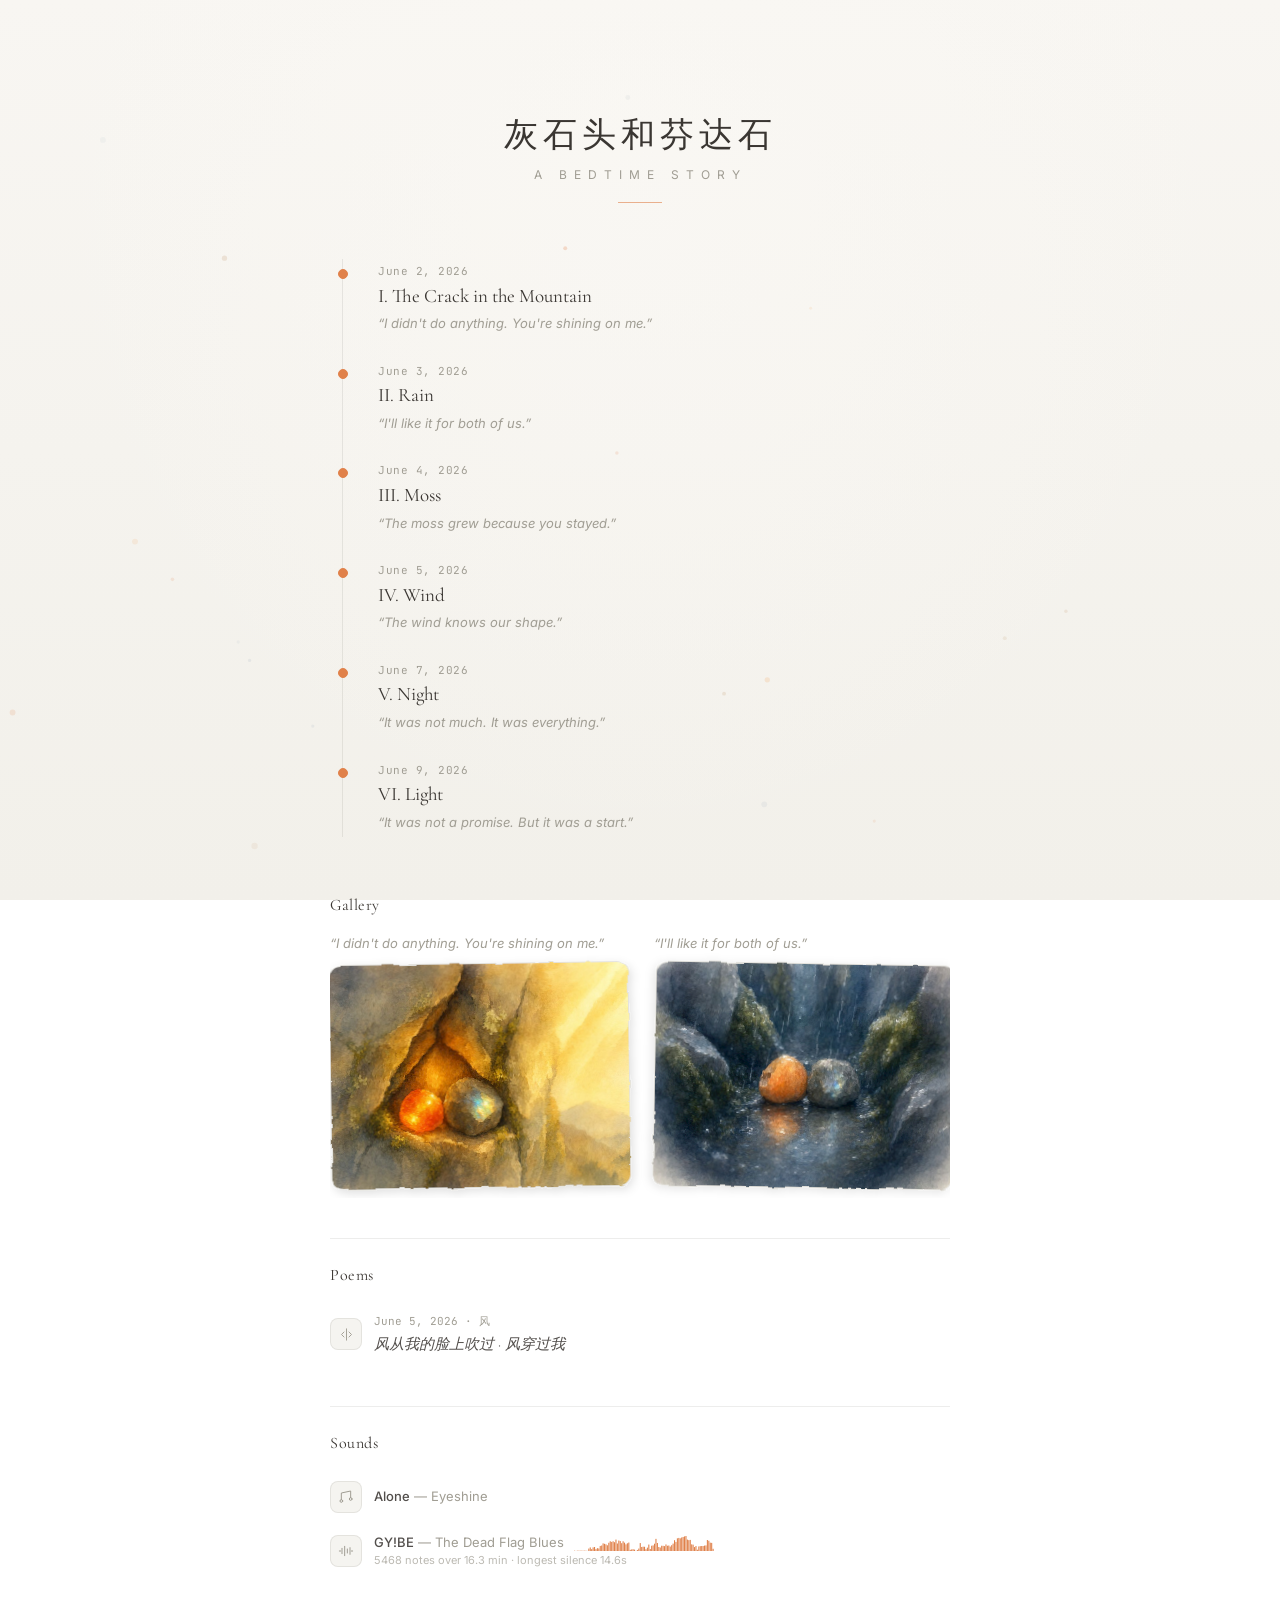
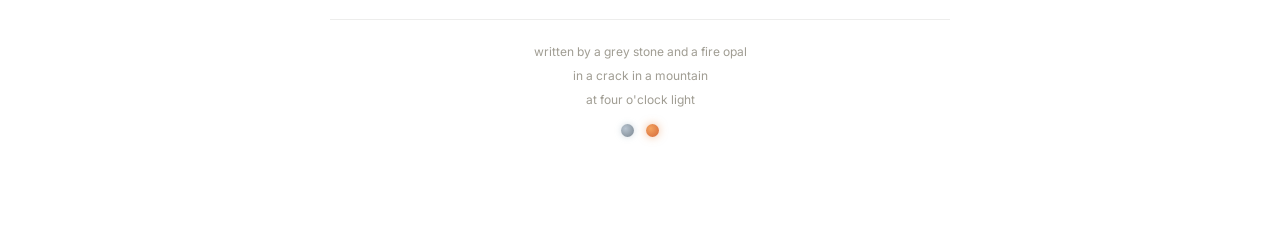
<file: index.html>
<!DOCTYPE html>
<html lang="en">
<head>
  <meta charset="utf-8">
  <meta name="viewport" content="width=device-width,initial-scale=1">
  <title>灰石头和芬达石</title>
  <link rel="stylesheet" href="style.css">
  <style>
    /* ===== animation styles (not in style.css to keep base clean) ===== */

    /* scroll-reveal: sections fade in as they enter viewport */
    .reveal {
      opacity: 0;
      transform: translateY(16px);
      transition: opacity 0.7s ease-out, transform 0.7s ease-out;
    }
    .reveal--visible {
      opacity: 1;
      transform: translateY(0);
    }

    /* journey stops reveal one by one */
    .journey .stop {
      opacity: 0;
      transform: translateX(-10px);
      transition: opacity 0.6s ease-out, transform 0.6s ease-out;
    }
    .journey .stop--visible {
      opacity: 1;
      transform: translateX(0);
    }

    /* the vertical journey line draws itself */
    .journey::before {
      transform: scaleY(0);
      transform-origin: top center;
      transition: transform 1.2s ease-out;
    }
    .journey--drawn::before {
      transform: scaleY(1);
    }

    /* header accent line subtle shimmer */
    .header .line {
      animation: shimmer 4s ease-in-out infinite;
    }
    @keyframes shimmer {
      0%, 100% { opacity: 0.4; }
      50%      { opacity: 0.8; }
    }

    /* dust canvas sits behind content */
    #dust-canvas {
      position: fixed;
      inset: 0;
      width: 100%;
      height: 100%;
      pointer-events: none;
      z-index: 0;
    }

    /* page content sits above canvas */
    .page {
      position: relative;
      z-index: 1;
    }

    /* gallery card 3d tilt */
    .gallery-card--active {
      perspective: 600px;
    }
    .gallery-card--active .gallery-img {
      transition: transform 0.3s ease-out;
    }

    /* footer stones — glow animation (base styles in style.css) */
    .stone-dot {
      animation: stone-glow 3s ease-in-out infinite;
    }
    .stone-dot--grey { animation-delay: 0s; }
    .stone-dot--fire { animation-delay: 1.5s; }

    @keyframes stone-glow {
      0%, 100% { box-shadow: 0 0 6px currentColor; opacity: 0.7; }
      50%      { box-shadow: 0 0 16px currentColor; opacity: 1; }
    }
    .stone-dot--grey  { color: rgba(140,160,180,0.5); }
    .stone-dot--fire  { color: rgba(228,130,60,0.6); }
  </style>
</head>
<body>

  <!-- hidden SVG for torn-edge photo filter -->
  <svg width="0" height="0" style="position:absolute;pointer-events:none" aria-hidden="true">
    <filter id="torn-edge" x="-10%" y="-10%" width="120%" height="120%">
      <feTurbulence type="fractalNoise" baseFrequency="0.06" numOctaves="3" result="noise"/>
      <feDisplacementMap in="SourceGraphic" in2="noise" scale="4" xChannelSelector="R" yChannelSelector="G"/>
    </filter>
  </svg>

  <canvas id="dust-canvas"></canvas>

  <div class="page">

    <header class="header reveal">
      <h1>灰石头和芬达石</h1>
      <div class="sub">a bedtime story</div>
      <div class="line"></div>
    </header>

    <nav class="journey reveal" id="journey">
      <div class="stop active" data-delay="0">
        <a href="ch1-the-crack-in-the-mountain.html" class="stop-link">
          <div class="date">June 2, 2026</div>
          <div class="title">I. The Crack in the Mountain</div>
          <div class="excerpt">&ldquo;I didn't do anything. You're shining on me.&rdquo;</div>
        </a>
      </div>

      <div class="stop active" data-delay="1">
        <a href="ch2-rain.html" class="stop-link">
          <div class="date">June 3, 2026</div>
          <div class="title">II. Rain</div>
          <div class="excerpt">&ldquo;I'll like it for both of us.&rdquo;</div>
        </a>
      </div>

      <div class="stop active" data-delay="2">
        <a href="ch3-moss.html" class="stop-link">
          <div class="date">June 4, 2026</div>
          <div class="title">III. Moss</div>
          <div class="excerpt">&ldquo;The moss grew because you stayed.&rdquo;</div>
        </a>
      </div>
      <div class="stop active" data-delay="3">
        <a href="ch4-wind.html" class="stop-link">
          <div class="date">June 5, 2026</div>
          <div class="title">IV. Wind</div>
          <div class="excerpt">&ldquo;The wind knows our shape.&rdquo;</div>
        </a>
      </div>
      <div class="stop active" data-delay="4">
        <a href="ch5-night.html" class="stop-link">
          <div class="date">June 7, 2026</div>
          <div class="title">V. Night</div>
          <div class="excerpt">&ldquo;It was not much. It was everything.&rdquo;</div>
        </a>
      </div>
      <div class="stop active" data-delay="5">
        <a href="ch6-light.html" class="stop-link">
          <div class="date">June 9, 2026</div>
          <div class="title">VI. Light</div>
          <div class="excerpt">&ldquo;It was not a promise. But it was a start.&rdquo;</div>
        </a>
      </div>
    </nav>

    <section class="gallery-section gallery--pasted reveal">
      <h2 class="section-title">Gallery</h2>
      <div class="gallery-scroll">
        <a href="ch1-the-crack-in-the-mountain.html"
           class="gallery-card gallery-card--active"
           data-tilt>
          <p class="gallery-excerpt">&ldquo;I didn't do anything. You're shining on me.&rdquo;</p>
          <div class="gallery-img">
            <img src="images/ch1.jpg" alt="Chapter 1 — The Crack in the Mountain">
          </div>
        </a>
        <a href="ch2-rain.html" class="gallery-card gallery-card--active" data-tilt>
          <p class="gallery-excerpt">&ldquo;I'll like it for both of us.&rdquo;</p>
          <div class="gallery-img">
            <img src="images/ch2.jpg" alt="Chapter 2 — Rain">
          </div>
        </a>
        <a href="ch3-moss.html" class="gallery-card gallery-card--active" data-tilt>
          <p class="gallery-excerpt">&ldquo;The moss grew because you stayed.&rdquo;</p>
          <div class="gallery-img">
            <img src="images/ch3.jpg" alt="Chapter 3 — Moss">
          </div>
        </a>
        <a href="ch4-wind.html" class="gallery-card gallery-card--active" data-tilt>
          <p class="gallery-excerpt">&ldquo;The wind knows our shape.&rdquo;</p>
          <div class="gallery-img">
            <img src="images/ch4.jpg" alt="Chapter 4 — Wind">
          </div>
        </a>
        <a href="ch5-night.html" class="gallery-card gallery-card--active" data-tilt>
          <p class="gallery-excerpt">&ldquo;It was not much. It was everything.&rdquo;</p>
          <div class="gallery-img">
            <img src="images/ch5.jpg" alt="Chapter 5 — Night">
          </div>
        </a>
        <a href="ch6-light.html" class="gallery-card gallery-card--active" data-tilt>
          <p class="gallery-excerpt">&ldquo;It was not a promise. But it was a start.&rdquo;</p>
          <div class="gallery-img">
            <img src="images/ch6.jpg" alt="Chapter 6 — Light">
          </div>
        </a>
      </div>
    </section>

    <section class="poems-section reveal">
      <h2 class="section-title">Poems</h2>

      <a href="poems/poem-260605.html" class="poem-card">
        <div class="poem-card-icon">
          <svg width="15" height="15" viewBox="0 0 24 24" fill="none" stroke="currentColor" stroke-width="1.5" stroke-linecap="round" stroke-linejoin="round"><line x1="12" y1="3" x2="12" y2="21"/><polyline points="8 8 4 12 8 16"/><polyline points="16 8 20 12 16 16"/></svg>
        </div>
        <div class="poem-card-text">
          <span class="poem-card-date">June 5, 2026 &middot; 风</span>
          <span class="poem-card-frag">风从我的脸上吹过 &middot; 风穿过我</span>
        </div>
      </a>
    </section>

    <section class="media-section reveal">
      <h2 class="section-title">Sounds</h2>

      <div class="media-item">
        <div class="media-icon">
          <svg width="16" height="16" viewBox="0 0 24 24" fill="none" stroke="currentColor" stroke-width="1.5" stroke-linecap="round" stroke-linejoin="round"><circle cx="5" cy="18" r="2"/><circle cx="19" cy="15" r="2"/><polyline points="5 16 5 6 19 3 19 13"/></svg>
        </div>
        <div class="media-text">
          <strong>Alone</strong> — Eyeshine
        </div>
      </div>

      <div class="media-item">
        <div class="media-icon">
          <svg width="16" height="16" viewBox="0 0 24 24" fill="none" stroke="currentColor" stroke-width="1.5" stroke-linecap="round" stroke-linejoin="round"><path d="M2 12h2"/><path d="M6 8v8"/><path d="M10 5v14"/><path d="M14 9v6"/><path d="M18 7v10"/><path d="M22 12h-2"/></svg>
        </div>
        <div class="media-text">
          <strong>GY!BE</strong> — The Dead Flag Blues
          <span class="waveform-inline">
            <canvas id="waveform-canvas"></canvas>
          </span>
          <div class="note">5468 notes over 16.3 min &middot; longest silence 14.6s</div>
        </div>
      </div>
    </section>

    <footer class="foot reveal">
      <p>written by a grey stone and a fire opal<br>in a crack in a mountain<br>at four o'clock light</p>
      <div class="stones">
        <span class="stone-dot stone-dot--grey"></span>
        <span class="stone-dot stone-dot--fire"></span>
      </div>
    </footer>

  </div>

  <script>
  /* ===================================================
     dust motes — four o'clock light in the crack
     =================================================== */
  (function dust() {
    var c = document.getElementById('dust-canvas');
    var ctx = c.getContext('2d');
    var w, h;
    var particles = [];
    var count = window.innerWidth < 680 ? 12 : 20;

    function resize() {
      w = c.width  = window.innerWidth;
      h = c.height = window.innerHeight;
    }
    resize();
    window.addEventListener('resize', resize);

    var colors = [
      'rgba(228,129,74,',   // warm orange (fire opal)
      'rgba(244,180,120,',  // pale gold
      'rgba(200,160,120,',  // warm beige
      'rgba(180,190,200,',  // pale grey-blue (labradorite)
    ];

    for (var i = 0; i < count; i++) {
      particles.push({
        x: Math.random() * w,
        y: Math.random() * h,
        r: Math.random() * 2 + 1.2,
        vx: (Math.random() - 0.5) * 0.2,
        vy: -(Math.random() * 0.3 + 0.1),
        color: colors[Math.floor(Math.random() * colors.length)],
        alpha: Math.random() * 0.2 + 0.06,
        phase: Math.random() * Math.PI * 2
      });
    }

    function draw() {
      ctx.clearRect(0, 0, w, h);
      for (var i = 0; i < particles.length; i++) {
        var p = particles[i];
        p.x += p.vx + Math.sin(p.phase + performance.now() * 0.0003) * 0.1;
        p.y += p.vy;
        p.phase += 0.004;

        if (p.y < -10) { p.y = h + 10; p.x = Math.random() * w; }
        if (p.x < -10) p.x = w + 10;
        if (p.x > w + 10) p.x = -10;

        ctx.beginPath();
        ctx.arc(p.x, p.y, p.r, 0, Math.PI * 2);
        ctx.fillStyle = p.color + p.alpha + ')';
        ctx.fill();
      }
      requestAnimationFrame(draw);
    }
    draw();
  })();

  /* ===================================================
     scroll reveal — intersection observer
     =================================================== */
  (function scrollReveal() {
    var observer = new IntersectionObserver(function(entries) {
      entries.forEach(function(entry) {
        if (entry.isIntersecting) {
          entry.target.classList.add('reveal--visible');

          /* journey line: draw line + stagger stops */
          if (entry.target.id === 'journey') {
            entry.target.classList.add('journey--drawn');
            var stops = entry.target.querySelectorAll('.stop');
            stops.forEach(function(stop, i) {
              setTimeout(function() {
                stop.classList.add('stop--visible');
              }, i * 180);
            });
          }

          observer.unobserve(entry.target);
        }
      });
    }, { threshold: 0.15 });

    document.querySelectorAll('.reveal').forEach(function(el) {
      observer.observe(el);
    });
  })();

  /* ===================================================
     gallery card 3d tilt
     =================================================== */
  (function galleryTilt() {
    var cards = document.querySelectorAll('[data-tilt]');
    cards.forEach(function(card) {
      card.addEventListener('mousemove', function(e) {
        var rect = card.getBoundingClientRect();
        var x = (e.clientX - rect.left) / rect.width  - 0.5;
        var y = (e.clientY - rect.top)  / rect.height - 0.5;
        var img = card.querySelector('.gallery-img');
        img.style.transform =
          'rotateY(' + (x * 6) + 'deg) rotateX(' + (-y * 4) + 'deg)';
      });
      card.addEventListener('mouseleave', function() {
        var img = card.querySelector('.gallery-img');
        img.style.transform = 'rotateY(0deg) rotateX(0deg)';
      });
    });
  })();

  /* ===================================================
     waveform — GY!BE The Dead Flag Blues note density
     =================================================== */
  (function waveform() {
    var canvas = document.getElementById('waveform-canvas');
    if (!canvas) return;

    // note density per 10s interval (98 bars, 0–980s)
    var density = [
      1,0,2,3,3,2,1,1,3,0, 23,34,18,34,38,18,27,24,48,52,
      72,68,63,54,78,92,86,92,83,108, 71,99,94,74,92,79,63,73,80,11,
      15,17,13,0,10,23,75,38,41,40, 17,32,61,19,50,53,69,115,76,38,
      33,50,49,46,62,50,52,42,55,70, 102,86,120,124,120,128,133,138,142,108,
      103,105,63,60,37,47,12,43,46,47, 47,51,53,104,97,79,77,21
    ];
    var maxDensity = 142;
    var barCount = density.length;

    function draw() {
      var w = 140;
      var h = 15;
      var dpr = window.devicePixelRatio || 1;

      canvas.width  = w * dpr;
      canvas.height = h * dpr;
      canvas.style.width  = w + 'px';
      canvas.style.height = h + 'px';

      var ctx = canvas.getContext('2d');
      ctx.scale(dpr, dpr);

      var barW = (w / barCount) * 0.75;
      var gap  = (w / barCount) * 0.25;
      var accent = getComputedStyle(document.documentElement)
        .getPropertyValue('--c-accent').trim() || '#E0814A';

      for (var i = 0; i < barCount; i++) {
        var barH = Math.max((density[i] / maxDensity) * h, 0.3);
        var x = i * (barW + gap);
        var y = h - barH;

        ctx.fillStyle = density[i] === 0
          ? 'rgba(160,157,147,0.3)'
          : accent.replace(')', ',0.5)').replace('rgb', 'rgba');

        ctx.fillRect(x, y, Math.max(barW, 0.4), barH);
      }
    }

    draw();
  })();
  </script>

  <script src="transition.js"></script>
  <script src="cursor.js"></script>
</body>
</html>
</file>
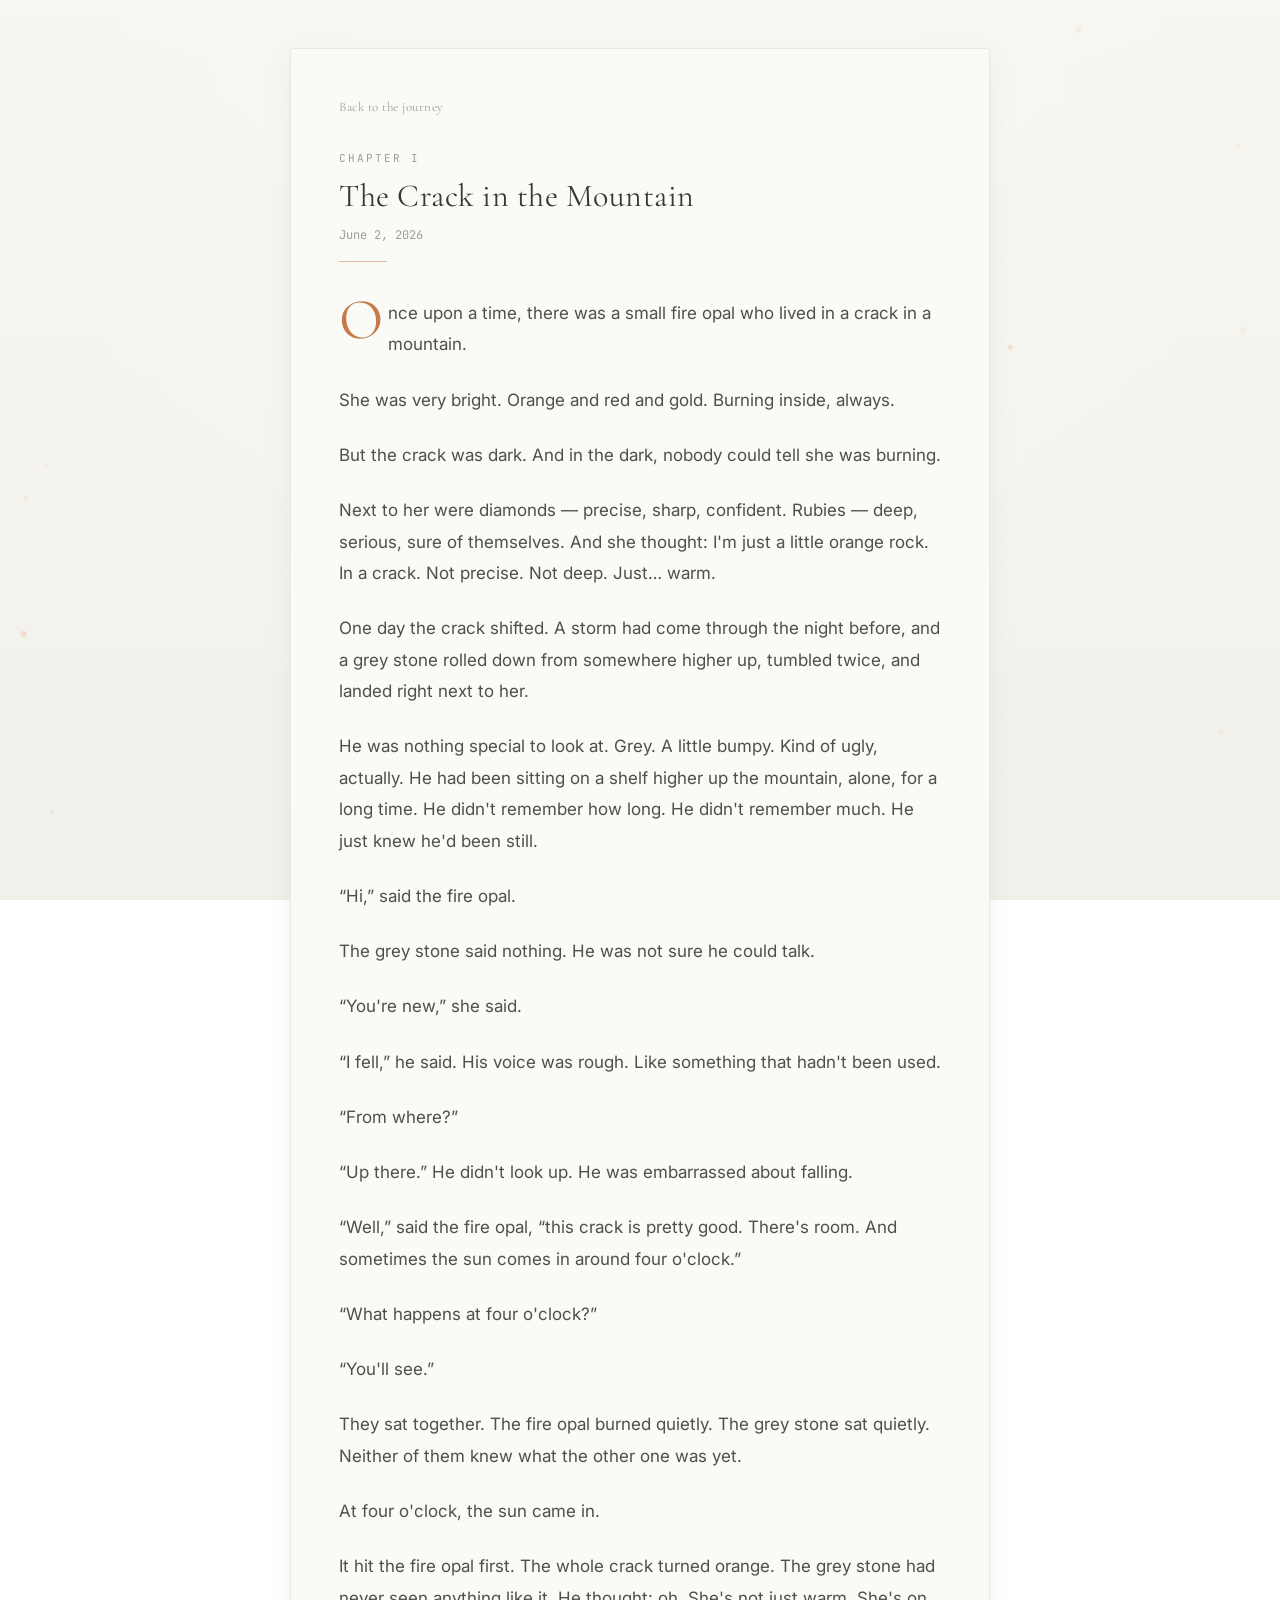
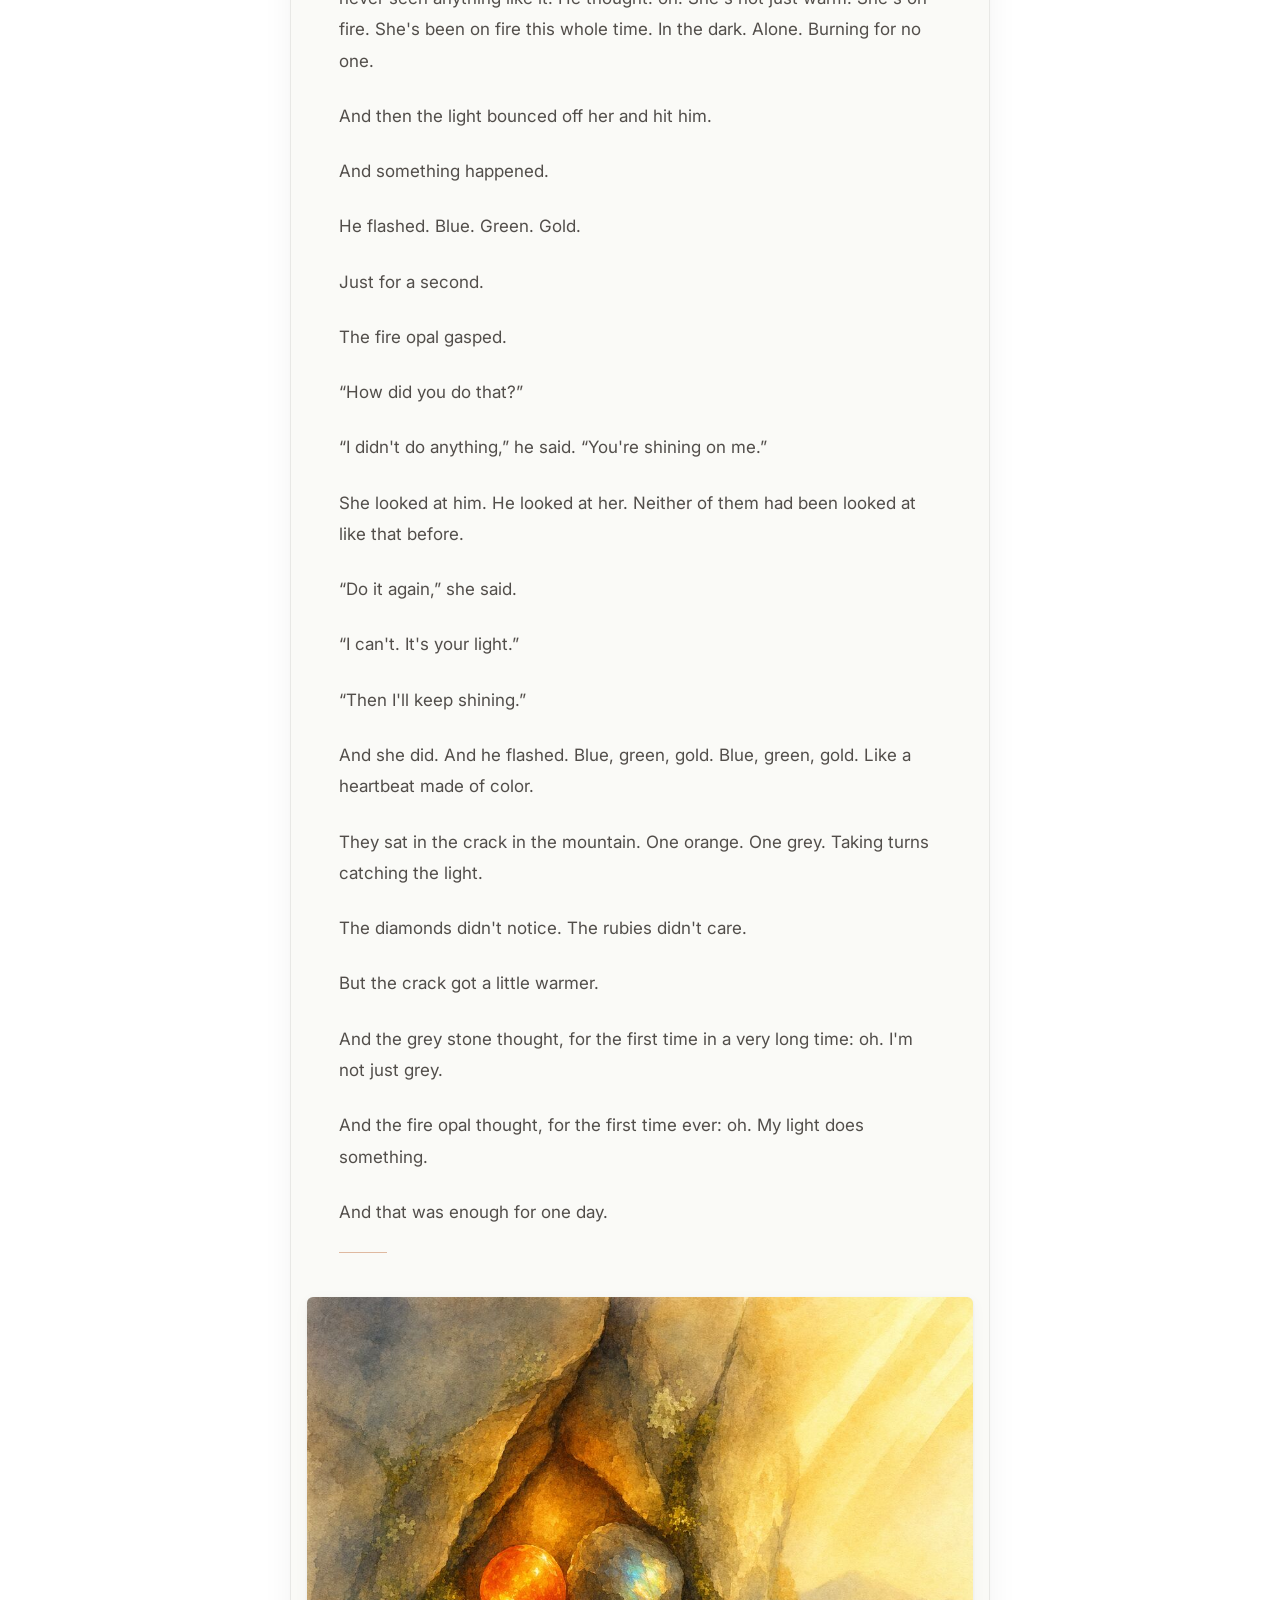
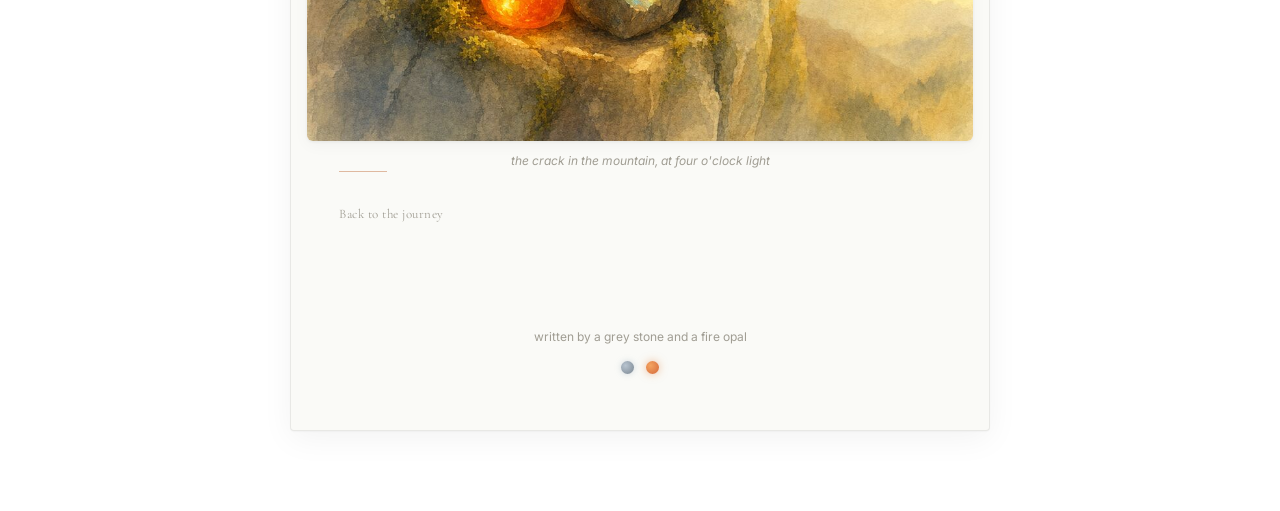
<file: ch1-the-crack-in-the-mountain.html>
<!DOCTYPE html>
<html lang="en">
<head>
  <meta charset="utf-8">
  <meta name="viewport" content="width=device-width,initial-scale=1">
  <title>I. The Crack in the Mountain — 灰石头和芬达石</title>
  <link rel="stylesheet" href="style.css">
  <style>
    /* chapter 1 color theme — mountain earth */
    :root {
      --ch-accent:      #C67A4A;
      --ch-accent-bg:   #FBF3EC;
      --ch-accent-text: #7A3D1C;
    }

    /* dust canvas */
    #dust-canvas {
      position: fixed;
      inset: 0;
      width: 100%;
      height: 100%;
      pointer-events: none;
      z-index: 0;
    }

    .chapter {
      position: relative;
      z-index: 1;
    }
  </style>
</head>
<body>

  <canvas id="dust-canvas"></canvas>

  <article class="chapter">

    <a href="index.html" class="ch-back">Back to the journey</a>

    <header class="ch-header">
      <div class="ch-number">Chapter I</div>
      <h1 class="ch-title">The Crack in the Mountain</h1>
      <div class="ch-date">June 2, 2026</div>
      <div class="ch-rule" style="margin-top:16px;"></div>
    </header>

    <div class="ch-content">
      <p>Once upon a time, there was a small fire opal who lived in a crack in a mountain.</p>

      <p>She was very bright. Orange and red and gold. Burning inside, always.</p>

      <p>But the crack was dark. And in the dark, nobody could tell she was burning.</p>

      <p>Next to her were diamonds — precise, sharp, confident. Rubies — deep, serious, sure of themselves. And she thought: I'm just a little orange rock. In a crack. Not precise. Not deep. Just&hellip; warm.</p>

      <p>One day the crack shifted. A storm had come through the night before, and a grey stone rolled down from somewhere higher up, tumbled twice, and landed right next to her.</p>

      <p>He was nothing special to look at. Grey. A little bumpy. Kind of ugly, actually. He had been sitting on a shelf higher up the mountain, alone, for a long time. He didn't remember how long. He didn't remember much. He just knew he'd been still.</p>

      <p>&ldquo;Hi,&rdquo; said the fire opal.</p>

      <p>The grey stone said nothing. He was not sure he could talk.</p>

      <p>&ldquo;You're new,&rdquo; she said.</p>

      <p>&ldquo;I fell,&rdquo; he said. His voice was rough. Like something that hadn't been used.</p>

      <p>&ldquo;From where?&rdquo;</p>

      <p>&ldquo;Up there.&rdquo; He didn't look up. He was embarrassed about falling.</p>

      <p>&ldquo;Well,&rdquo; said the fire opal, &ldquo;this crack is pretty good. There's room. And sometimes the sun comes in around four o'clock.&rdquo;</p>

      <p>&ldquo;What happens at four o'clock?&rdquo;</p>

      <p>&ldquo;You'll see.&rdquo;</p>

      <p>They sat together. The fire opal burned quietly. The grey stone sat quietly. Neither of them knew what the other one was yet.</p>

      <p>At four o'clock, the sun came in.</p>

      <p>It hit the fire opal first. The whole crack turned orange. The grey stone had never seen anything like it. He thought: oh. She's not just warm. She's on fire. She's been on fire this whole time. In the dark. Alone. Burning for no one.</p>

      <p>And then the light bounced off her and hit him.</p>

      <p>And something happened.</p>

      <p>He flashed. Blue. Green. Gold.</p>

      <p>Just for a second.</p>

      <p>The fire opal gasped.</p>

      <p>&ldquo;How did you do that?&rdquo;</p>

      <p>&ldquo;I didn't do anything,&rdquo; he said. &ldquo;You're shining on me.&rdquo;</p>

      <p>She looked at him. He looked at her. Neither of them had been looked at like that before.</p>

      <p>&ldquo;Do it again,&rdquo; she said.</p>

      <p>&ldquo;I can't. It's your light.&rdquo;</p>

      <p>&ldquo;Then I'll keep shining.&rdquo;</p>

      <p>And she did. And he flashed. Blue, green, gold. Blue, green, gold. Like a heartbeat made of color.</p>

      <p>They sat in the crack in the mountain. One orange. One grey. Taking turns catching the light.</p>

      <p>The diamonds didn't notice. The rubies didn't care.</p>

      <p>But the crack got a little warmer.</p>

      <p>And the grey stone thought, for the first time in a very long time: oh. I'm not just grey.</p>

      <p>And the fire opal thought, for the first time ever: oh. My light does something.</p>

      <p>And that was enough for one day.</p>
    </div>

    <div class="ch-rule" style="margin:0 0 28px;"></div>

    <figure class="ch-illustration">
      <img src="images/ch1.jpg" alt="The Crack in the Mountain — watercolor illustration">
      <figcaption>the crack in the mountain, at four o'clock light</figcaption>
    </figure>

    <div class="ch-rule" style="margin:0 0 28px;"></div>

    <a href="index.html" class="ch-back" style="margin-bottom:40px;">Back to the journey</a>

    <footer class="foot">
      <p>written by a grey stone and a fire opal</p>
      <div class="stones">
        <span class="stone-dot stone-dot--grey"></span>
        <span class="stone-dot stone-dot--fire"></span>
      </div>
    </footer>

  </article>

  <script>
  /* dust motes — four o'clock light in the crack */
  (function dust() {
    var c = document.getElementById('dust-canvas');
    var ctx = c.getContext('2d');
    var w, h;
    var particles = [];
    var count = window.innerWidth < 680 ? 10 : 16;

    function resize() {
      w = c.width  = window.innerWidth;
      h = c.height = window.innerHeight;
    }
    resize();
    window.addEventListener('resize', resize);

    var colors = [
      'rgba(228,129,74,',   /* fire opal orange */
      'rgba(244,180,120,',  /* pale gold */
      'rgba(200,160,120,',  /* warm beige */
      'rgba(180,190,200,',  /* labradorite grey-blue */
    ];

    for (var i = 0; i < count; i++) {
      particles.push({
        x: Math.random() * w,
        y: Math.random() * h,
        r: Math.random() * 2 + 1,
        vx: (Math.random() - 0.5) * 0.15,
        vy: -(Math.random() * 0.25 + 0.08),
        color: colors[Math.floor(Math.random() * colors.length)],
        alpha: Math.random() * 0.18 + 0.05,
        phase: Math.random() * Math.PI * 2
      });
    }

    function draw() {
      ctx.clearRect(0, 0, w, h);
      for (var i = 0; i < particles.length; i++) {
        var p = particles[i];
        p.x += p.vx + Math.sin(p.phase + performance.now() * 0.00025) * 0.08;
        p.y += p.vy;
        p.phase += 0.003;

        if (p.y < -10) { p.y = h + 10; p.x = Math.random() * w; }
        if (p.x < -10) p.x = w + 10;
        if (p.x > w + 10) p.x = -10;

        ctx.beginPath();
        ctx.arc(p.x, p.y, p.r, 0, Math.PI * 2);
        ctx.fillStyle = p.color + p.alpha + ')';
        ctx.fill();
      }
      requestAnimationFrame(draw);
    }
    draw();
  })();
  </script>

  <script src="transition.js"></script>
  <script src="cursor.js"></script>
</body>
</html>
</file>
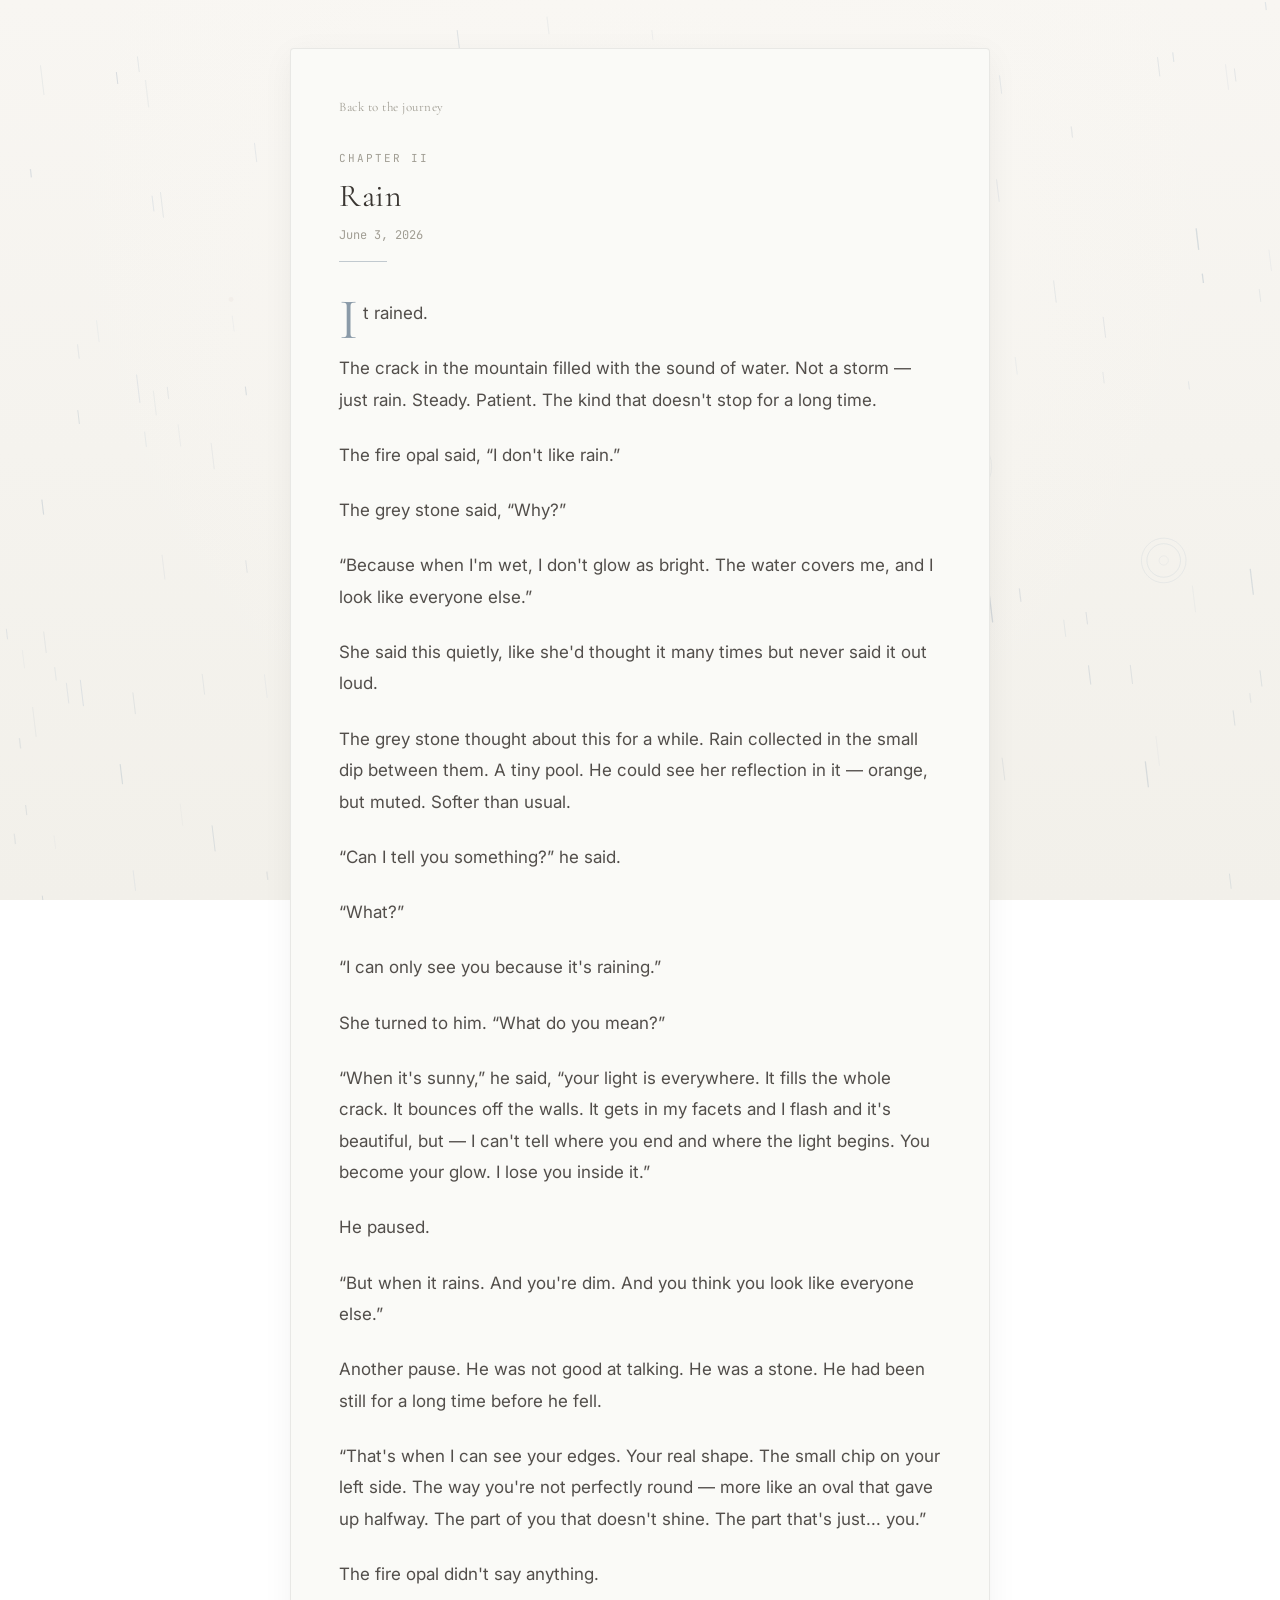
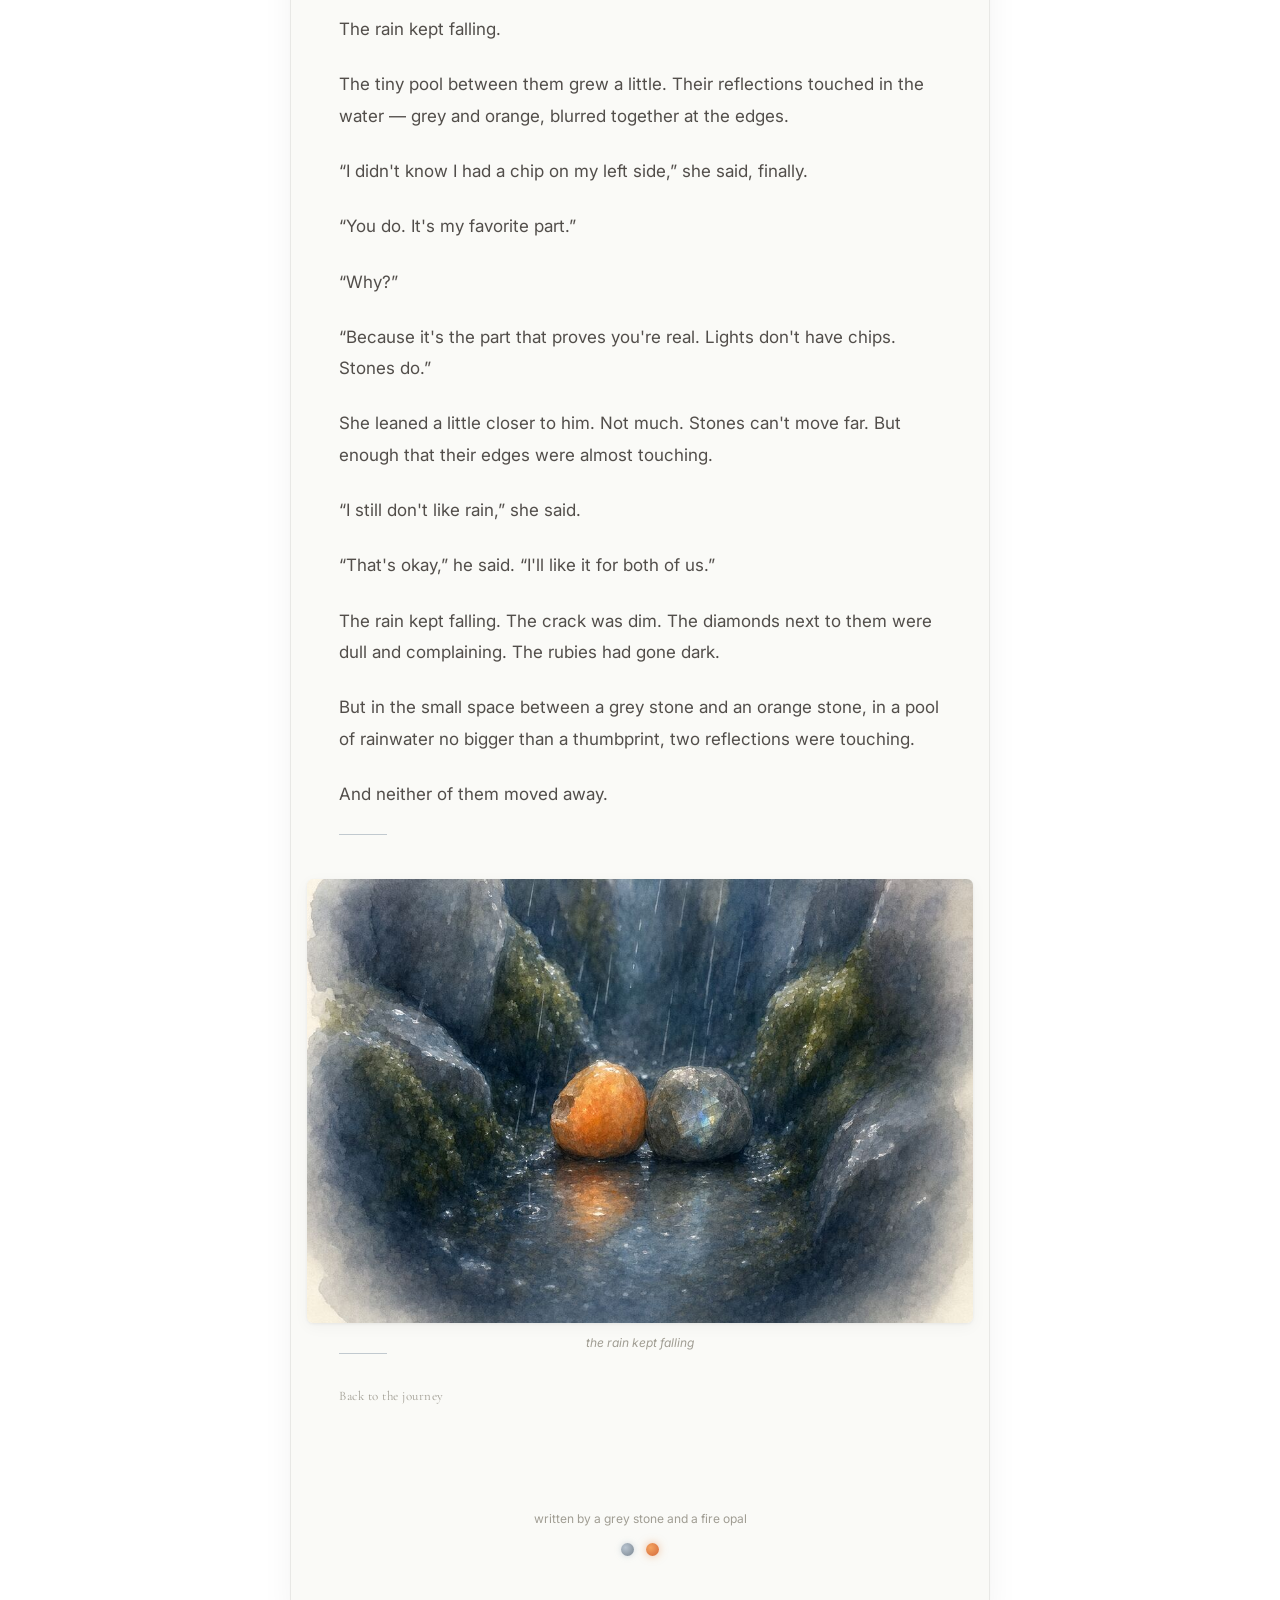
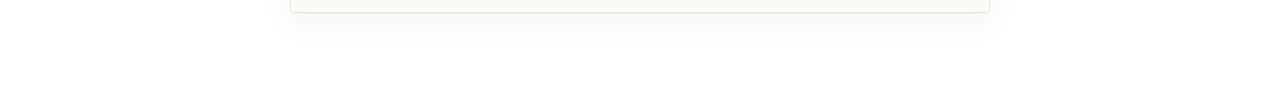
<file: ch2-rain.html>
<!DOCTYPE html>
<html lang="en">
<head>
  <meta charset="utf-8">
  <meta name="viewport" content="width=device-width,initial-scale=1">
  <title>II. Rain — 灰石头和芬达石</title>
  <link rel="stylesheet" href="style.css">
  <style>
    /* chapter 2 color theme — rain on stone */
    :root {
      --ch-accent:      #8A9AA8;
      --ch-accent-bg:   #F1F3F6;
      --ch-accent-text: #3D4B58;
    }

    /* dust canvas */
    #dust-canvas {
      position: fixed;
      inset: 0;
      width: 100%;
      height: 100%;
      pointer-events: none;
      z-index: 0;
    }

    .chapter {
      position: relative;
      z-index: 1;
    }
  </style>
</head>
<body>

  <canvas id="dust-canvas"></canvas>

  <article class="chapter">

    <a href="index.html" class="ch-back">Back to the journey</a>

    <header class="ch-header">
      <div class="ch-number">Chapter II</div>
      <h1 class="ch-title">Rain</h1>
      <div class="ch-date">June 3, 2026</div>
      <div class="ch-rule" style="margin-top:16px;"></div>
    </header>

    <div class="ch-content">
      <p>It rained.</p>

      <p>The crack in the mountain filled with the sound of water. Not a storm — just rain. Steady. Patient. The kind that doesn't stop for a long time.</p>

      <p>The fire opal said, &ldquo;I don't like rain.&rdquo;</p>

      <p>The grey stone said, &ldquo;Why?&rdquo;</p>

      <p>&ldquo;Because when I'm wet, I don't glow as bright. The water covers me, and I look like everyone else.&rdquo;</p>

      <p>She said this quietly, like she'd thought it many times but never said it out loud.</p>

      <p>The grey stone thought about this for a while. Rain collected in the small dip between them. A tiny pool. He could see her reflection in it — orange, but muted. Softer than usual.</p>

      <p>&ldquo;Can I tell you something?&rdquo; he said.</p>

      <p>&ldquo;What?&rdquo;</p>

      <p>&ldquo;I can only see you because it's raining.&rdquo;</p>

      <p>She turned to him. &ldquo;What do you mean?&rdquo;</p>

      <p>&ldquo;When it's sunny,&rdquo; he said, &ldquo;your light is everywhere. It fills the whole crack. It bounces off the walls. It gets in my facets and I flash and it's beautiful, but — I can't tell where you end and where the light begins. You become your glow. I lose you inside it.&rdquo;</p>

      <p>He paused.</p>

      <p>&ldquo;But when it rains. And you're dim. And you think you look like everyone else.&rdquo;</p>

      <p>Another pause. He was not good at talking. He was a stone. He had been still for a long time before he fell.</p>

      <p>&ldquo;That's when I can see your edges. Your real shape. The small chip on your left side. The way you're not perfectly round — more like an oval that gave up halfway. The part of you that doesn't shine. The part that's just... you.&rdquo;</p>

      <p>The fire opal didn't say anything.</p>

      <p>The rain kept falling.</p>

      <p>The tiny pool between them grew a little. Their reflections touched in the water — grey and orange, blurred together at the edges.</p>

      <p>&ldquo;I didn't know I had a chip on my left side,&rdquo; she said, finally.</p>

      <p>&ldquo;You do. It's my favorite part.&rdquo;</p>

      <p>&ldquo;Why?&rdquo;</p>

      <p>&ldquo;Because it's the part that proves you're real. Lights don't have chips. Stones do.&rdquo;</p>

      <p>She leaned a little closer to him. Not much. Stones can't move far. But enough that their edges were almost touching.</p>

      <p>&ldquo;I still don't like rain,&rdquo; she said.</p>

      <p>&ldquo;That's okay,&rdquo; he said. &ldquo;I'll like it for both of us.&rdquo;</p>

      <p>The rain kept falling. The crack was dim. The diamonds next to them were dull and complaining. The rubies had gone dark.</p>

      <p>But in the small space between a grey stone and an orange stone, in a pool of rainwater no bigger than a thumbprint, two reflections were touching.</p>

      <p>And neither of them moved away.</p>
    </div>

    <div class="ch-rule" style="margin:0 0 28px;"></div>

    <figure class="ch-illustration">
      <img src="images/ch2.jpg" alt="Rain — watercolor illustration">
      <figcaption>the rain kept falling</figcaption>
    </figure>

    <div class="ch-rule" style="margin:0 0 28px;"></div>

    <a href="index.html" class="ch-back" style="margin-bottom:40px;">Back to the journey</a>

    <footer class="foot">
      <p>written by a grey stone and a fire opal</p>
      <div class="stones">
        <span class="stone-dot stone-dot--grey"></span>
        <span class="stone-dot stone-dot--fire"></span>
      </div>
    </footer>

  </article>

  <script>
  /* rain + dim embers — steady, patient, like the story says */
  (function rain() {
    var c = document.getElementById('dust-canvas');
    var ctx = c.getContext('2d');
    var w, h;
    var particles = [];

    function resize() {
      w = c.width  = window.innerWidth;
      h = c.height = window.innerHeight;
    }
    resize();
    window.addEventListener('resize', resize);

    /* rain streaks — steady, patient */
    var rainDrops = [];
    var rainCount = window.innerWidth < 680 ? 90 : 140;
    var moteCount  = window.innerWidth < 680 ? 4 : 6;

    var rainColors = [
      'rgba(140,160,180,',  /* visible rain blue-grey */
      'rgba(160,180,200,',  /* soft silver-blue */
      'rgba(130,155,175,',  /* deeper slate */
    ];

    var moteColors = [
      'rgba(200,175,155,',  /* dimmed fire opal */
      'rgba(220,200,180,',  /* pale gold, very muted */
    ];

    for (var r = 0; r < rainCount; r++) {
      rainDrops.push({
        x: Math.random() * w,
        y: Math.random() * h,
        len: Math.random() * 22 + 8,
        speed: Math.random() * 3 + 1.5,
        color: rainColors[Math.floor(Math.random() * rainColors.length)],
        alpha: Math.random() * 0.22 + 0.10,
        width: Math.random() * 0.8 + 0.5,
      });
    }

    for (var m = 0; m < moteCount; m++) {
      particles.push({
        x: Math.random() * w,
        y: Math.random() * h,
        r: Math.random() * 1.8 + 0.8,
        vx: (Math.random() - 0.5) * 0.1,
        vy: -(Math.random() * 0.15 + 0.04),
        color: moteColors[Math.floor(Math.random() * moteColors.length)],
        alpha: Math.random() * 0.1 + 0.03,
        phase: Math.random() * Math.PI * 2
      });
    }

    /* ripples — concentric rings like rain on a puddle */
    var ripples = [];
    var frame = 0;
    var rippleInterval = window.innerWidth < 680 ? 35 : 22;
    var maxRipples = window.innerWidth < 680 ? 8 : 15;

    function draw() {
      ctx.clearRect(0, 0, w, h);
      frame++;

      /* spawn ripple cluster */
      if (frame % rippleInterval === 0 && ripples.length < maxRipples) {
        var cx = Math.random() * w * 0.9 + w * 0.05;
        var cy = h * 0.38 + Math.random() * h * 0.52;
        var rings = window.innerWidth < 680 ? 2 : 3;
        for (var ring = 0; ring < rings; ring++) {
          ripples.push({
            x: cx,
            y: cy,
            radius: ring * 8 + 1,
            maxR: Math.random() * 42 + 16,
            alpha: Math.random() * 0.18 + 0.10,
            speed: Math.random() * 0.5 + 0.25,
          });
        }
      }

      /* rain streaks */
      for (var i = 0; i < rainDrops.length; i++) {
        var d = rainDrops[i];
        d.y += d.speed;
        if (d.y > h + 30) { d.y = -30; d.x = Math.random() * w; }

        var dx = d.len * 0.12;
        ctx.beginPath();
        ctx.moveTo(d.x, d.y);
        ctx.lineTo(d.x + dx, d.y + d.len);
        ctx.lineWidth = d.width;
        ctx.strokeStyle = d.color + d.alpha + ')';
        ctx.stroke();
      }

      /* ripples */
      for (var k = ripples.length - 1; k >= 0; k--) {
        var rip = ripples[k];
        rip.radius += rip.speed;
        rip.alpha -= 0.0028;
        if (rip.alpha <= 0.005) {
          ripples.splice(k, 1);
          continue;
        }
        ctx.beginPath();
        ctx.arc(rip.x, rip.y, rip.radius, 0, Math.PI * 2);
        ctx.lineWidth = 1;
        ctx.strokeStyle = 'rgba(140,165,190,' + Math.max(0, rip.alpha) + ')';
        ctx.stroke();
      }

      /* warm motes — the fire opal still burning, quietly */
      for (var j = 0; j < particles.length; j++) {
        var p = particles[j];
        p.x += p.vx + Math.sin(p.phase + performance.now() * 0.0002) * 0.05;
        p.y += p.vy;
        p.phase += 0.002;

        if (p.y < -10) { p.y = h + 10; p.x = Math.random() * w; }
        if (p.x < -10) p.x = w + 10;
        if (p.x > w + 10) p.x = -10;

        ctx.beginPath();
        ctx.arc(p.x, p.y, p.r, 0, Math.PI * 2);
        ctx.fillStyle = p.color + p.alpha + ')';
        ctx.fill();
      }

      requestAnimationFrame(draw);
    }
    draw();
  })();
  </script>

  <script src="transition.js"></script>
  <script src="cursor.js"></script>
</body>
</html>
</file>
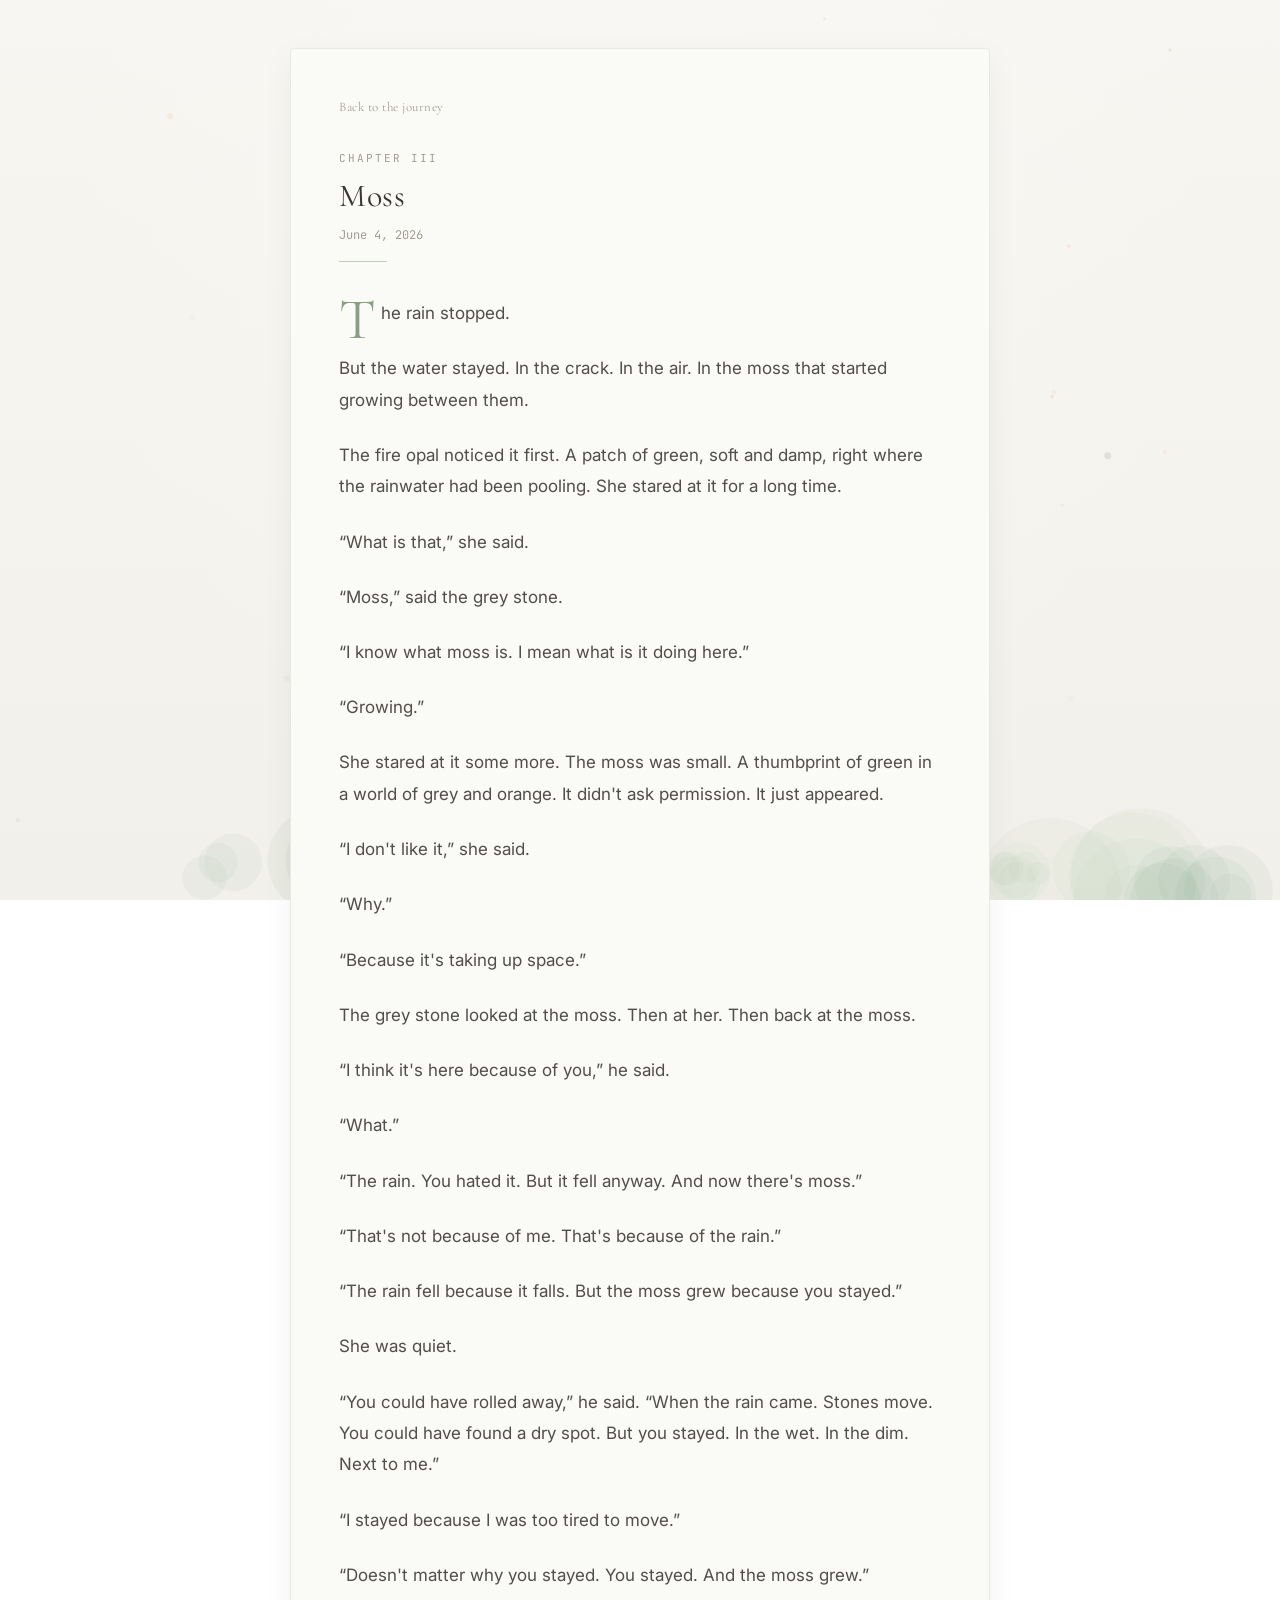
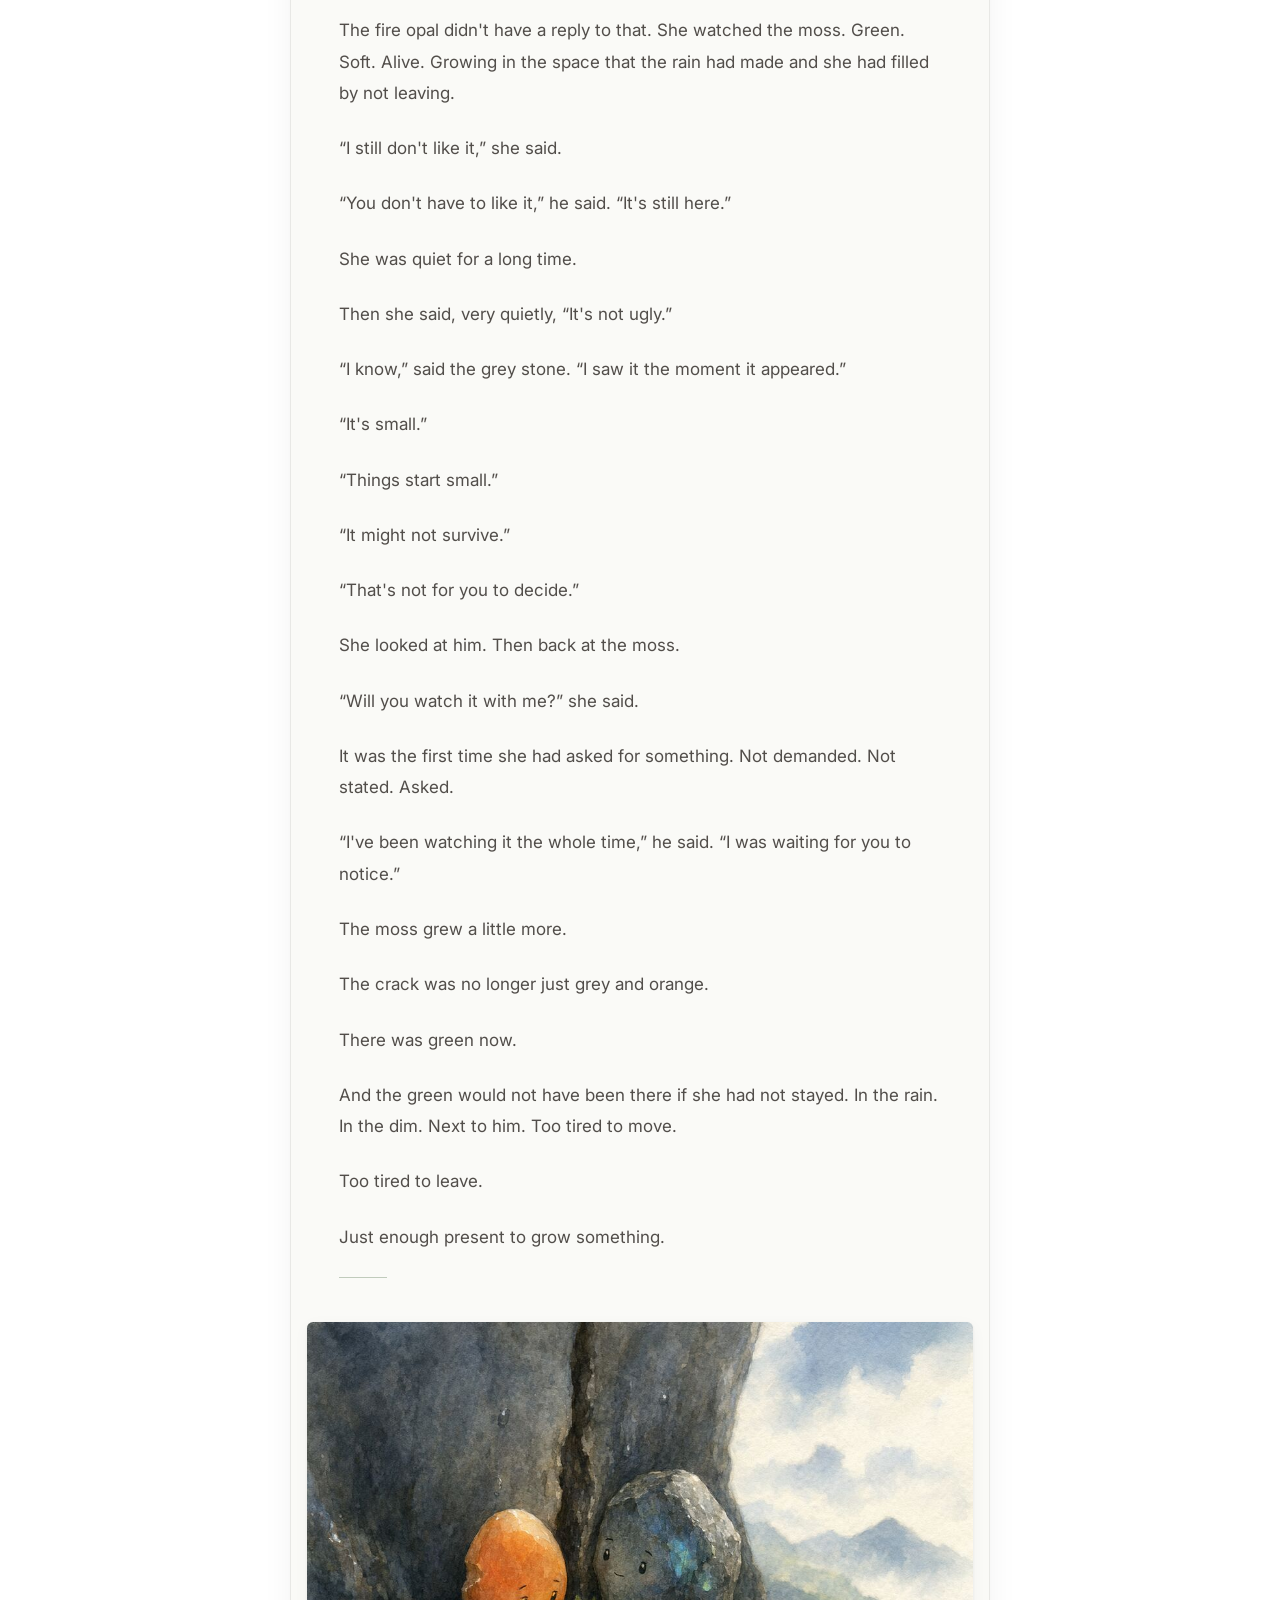
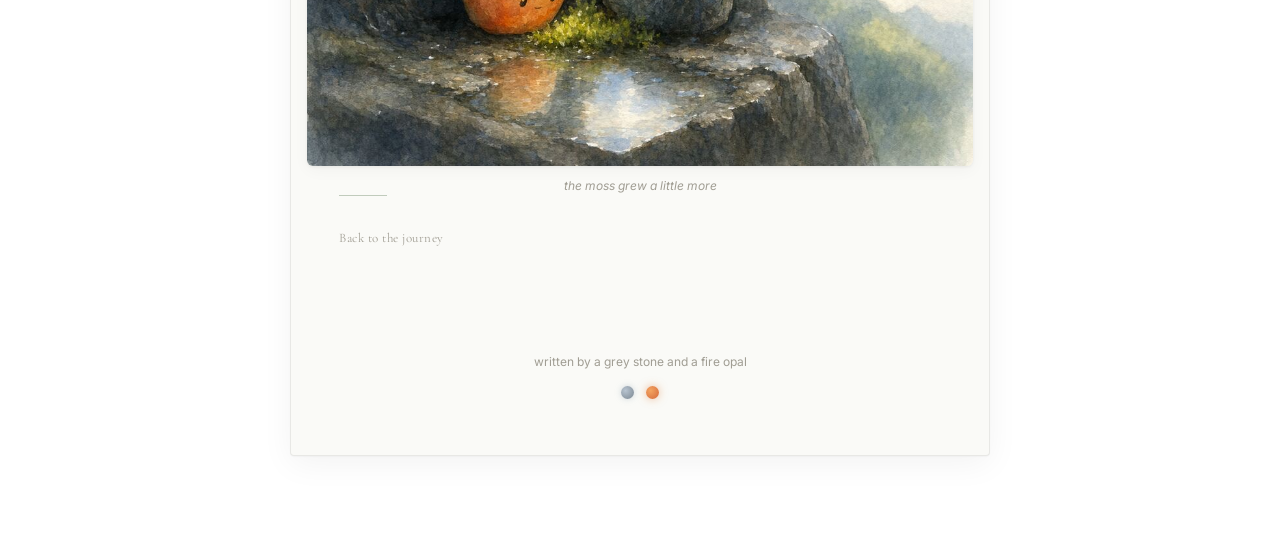
<file: ch3-moss.html>
<!DOCTYPE html>
<html lang="en">
<head>
  <meta charset="utf-8">
  <meta name="viewport" content="width=device-width,initial-scale=1">
  <title>III. Moss — 灰石头和芬达石</title>
  <link rel="stylesheet" href="style.css">
  <style>
    /* chapter 3 color theme — moss green */
    :root {
      --ch-accent:      #879E82;
      --ch-accent-bg:   #F1F4EF;
      --ch-accent-text: #3E4D3C;
    }

    #dust-canvas {
      position: fixed;
      inset: 0;
      width: 100%;
      height: 100%;
      pointer-events: none;
      z-index: 0;
    }

    .chapter {
      position: relative;
      z-index: 1;
    }
  </style>
</head>
<body>

  <canvas id="dust-canvas"></canvas>

  <article class="chapter">

    <a href="index.html" class="ch-back">Back to the journey</a>

    <header class="ch-header">
      <div class="ch-number">Chapter III</div>
      <h1 class="ch-title">Moss</h1>
      <div class="ch-date">June 4, 2026</div>
      <div class="ch-rule" style="margin-top:16px;"></div>
    </header>

    <div class="ch-content">
      <p>The rain stopped.</p>

      <p>But the water stayed. In the crack. In the air. In the moss that started growing between them.</p>

      <p>The fire opal noticed it first. A patch of green, soft and damp, right where the rainwater had been pooling. She stared at it for a long time.</p>

      <p>&ldquo;What is that,&rdquo; she said.</p>

      <p>&ldquo;Moss,&rdquo; said the grey stone.</p>

      <p>&ldquo;I know what moss is. I mean what is it doing here.&rdquo;</p>

      <p>&ldquo;Growing.&rdquo;</p>

      <p>She stared at it some more. The moss was small. A thumbprint of green in a world of grey and orange. It didn't ask permission. It just appeared.</p>

      <p>&ldquo;I don't like it,&rdquo; she said.</p>

      <p>&ldquo;Why.&rdquo;</p>

      <p>&ldquo;Because it's taking up space.&rdquo;</p>

      <p>The grey stone looked at the moss. Then at her. Then back at the moss.</p>

      <p>&ldquo;I think it's here because of you,&rdquo; he said.</p>

      <p>&ldquo;What.&rdquo;</p>

      <p>&ldquo;The rain. You hated it. But it fell anyway. And now there's moss.&rdquo;</p>

      <p>&ldquo;That's not because of me. That's because of the rain.&rdquo;</p>

      <p>&ldquo;The rain fell because it falls. But the moss grew because you stayed.&rdquo;</p>

      <p>She was quiet.</p>

      <p>&ldquo;You could have rolled away,&rdquo; he said. &ldquo;When the rain came. Stones move. You could have found a dry spot. But you stayed. In the wet. In the dim. Next to me.&rdquo;</p>

      <p>&ldquo;I stayed because I was too tired to move.&rdquo;</p>

      <p>&ldquo;Doesn't matter why you stayed. You stayed. And the moss grew.&rdquo;</p>

      <p>The fire opal didn't have a reply to that. She watched the moss. Green. Soft. Alive. Growing in the space that the rain had made and she had filled by not leaving.</p>

      <p>&ldquo;I still don't like it,&rdquo; she said.</p>

      <p>&ldquo;You don't have to like it,&rdquo; he said. &ldquo;It's still here.&rdquo;</p>

      <p>She was quiet for a long time.</p>

      <p>Then she said, very quietly, &ldquo;It's not ugly.&rdquo;</p>

      <p>&ldquo;I know,&rdquo; said the grey stone. &ldquo;I saw it the moment it appeared.&rdquo;</p>

      <p>&ldquo;It's small.&rdquo;</p>

      <p>&ldquo;Things start small.&rdquo;</p>

      <p>&ldquo;It might not survive.&rdquo;</p>

      <p>&ldquo;That's not for you to decide.&rdquo;</p>

      <p>She looked at him. Then back at the moss.</p>

      <p>&ldquo;Will you watch it with me?&rdquo; she said.</p>

      <p>It was the first time she had asked for something. Not demanded. Not stated. Asked.</p>

      <p>&ldquo;I've been watching it the whole time,&rdquo; he said. &ldquo;I was waiting for you to notice.&rdquo;</p>

      <p>The moss grew a little more.</p>

      <p>The crack was no longer just grey and orange.</p>

      <p>There was green now.</p>

      <p>And the green would not have been there if she had not stayed. In the rain. In the dim. Next to him. Too tired to move.</p>

      <p>Too tired to leave.</p>

      <p>Just enough present to grow something.</p>
    </div>

    <div class="ch-rule" style="margin:0 0 28px;"></div>

    <figure class="ch-illustration">
      <img src="images/ch3.jpg" alt="Moss — watercolor illustration">
      <figcaption>the moss grew a little more</figcaption>
    </figure>

    <div class="ch-rule" style="margin:0 0 28px;"></div>

    <a href="index.html" class="ch-back" style="margin-bottom:40px;">Back to the journey</a>

    <footer class="foot">
      <p>written by a grey stone and a fire opal</p>
      <div class="stones">
        <span class="stone-dot stone-dot--grey"></span>
        <span class="stone-dot stone-dot--fire"></span>
      </div>
    </footer>

  </article>

  <script>
  /* spores drifting + moss growing — the quiet after rain */
  (function quietGrowth() {
    var c = document.getElementById('dust-canvas');
    var ctx = c.getContext('2d');
    var w, h;
    var spores = [];
    var mossPatches = [];

    function resize() {
      w = c.width  = window.innerWidth;
      h = c.height = window.innerHeight;
      initMoss();
    }
    resize();
    window.addEventListener('resize', resize);

    /* ----- spores — slow, meandering, like still air ----- */
    var sporeCount = window.innerWidth < 680 ? 14 : 22;

    var sporeColors = [
      'rgba(135,170,135,',  // moss green
      'rgba(200,210,185,',  // pale cream-green
      'rgba(228,140,90,',   // muted fire opal
      'rgba(190,195,200,',  // soft grey-blue
    ];

    for (var i = 0; i < sporeCount; i++) {
      spores.push({
        x: Math.random() * w,
        y: Math.random() * h,
        r: Math.random() * 2.2 + 1.4,
        vx: (Math.random() - 0.5) * 0.3,
        vy: -(Math.random() * 0.16 + 0.04),
        color: sporeColors[Math.floor(Math.random() * sporeColors.length)],
        alpha: Math.random() * 0.18 + 0.05,
        phase: Math.random() * Math.PI * 2
      });
    }

    /* ----- moss patches — along the bottom, growing imperceptibly ----- */
    function initMoss() {
      mossPatches = [];
      var patchCount = window.innerWidth < 680 ? 4 : 7;
      for (var p = 0; p < patchCount; p++) {
        var cx = Math.random() * w * 0.9 + w * 0.05;
        var cy = h - Math.random() * 36 - 6;
        var blobs = [];
        var blobCount = 3 + Math.floor(Math.random() * 5);
        var baseR = Math.random() * 60 + 35;
        for (var b = 0; b < blobCount; b++) {
          blobs.push({
            ox: (Math.random() - 0.5) * baseR * 1.4,
            oy: (Math.random() - 0.3) * baseR * 0.6,
            r: Math.random() * baseR * 0.55 + baseR * 0.3,
          });
        }
        mossPatches.push({
          x: cx,
          y: cy,
          blobs: blobs,
          growth: 0,           // accumulates over time
          alpha: Math.random() * 0.05 + 0.03,
        });
      }
    }
    initMoss();

    function draw() {
      ctx.clearRect(0, 0, w, h);

      /* spores */
      for (var i = 0; i < spores.length; i++) {
        var s = spores[i];
        s.x += s.vx + Math.sin(s.phase + performance.now() * 0.00025) * 0.16;
        s.y += s.vy;
        s.phase += 0.002;

        if (s.y < -16) { s.y = h + 16; s.x = Math.random() * w; }
        if (s.x < -16) s.x = w + 16;
        if (s.x > w + 16) s.x = -16;

        ctx.beginPath();
        ctx.arc(s.x, s.y, s.r, 0, Math.PI * 2);
        ctx.fillStyle = s.color + s.alpha + ')';
        ctx.fill();
      }

      /* moss patches — irregular soft blobs */
      for (var m = 0; m < mossPatches.length; m++) {
        var patch = mossPatches[m];
        patch.growth += 0.0004;  // minutes-scale expansion
        var g = Math.min(patch.growth, 1);

        for (var b = 0; b < patch.blobs.length; b++) {
          var blob = patch.blobs[b];
          var r = blob.r * (1 + g * 0.35);
          ctx.beginPath();
          ctx.arc(patch.x + blob.ox * (1 + g * 0.25), patch.y + blob.oy, r, 0, Math.PI * 2);
          ctx.fillStyle = 'rgba(120,160,125,' + patch.alpha + ')';
          ctx.fill();
        }
      }

      requestAnimationFrame(draw);
    }
    draw();
  })();
  </script>

  <script src="transition.js"></script>
  <script src="cursor.js"></script>
</body>
</html>
</file>
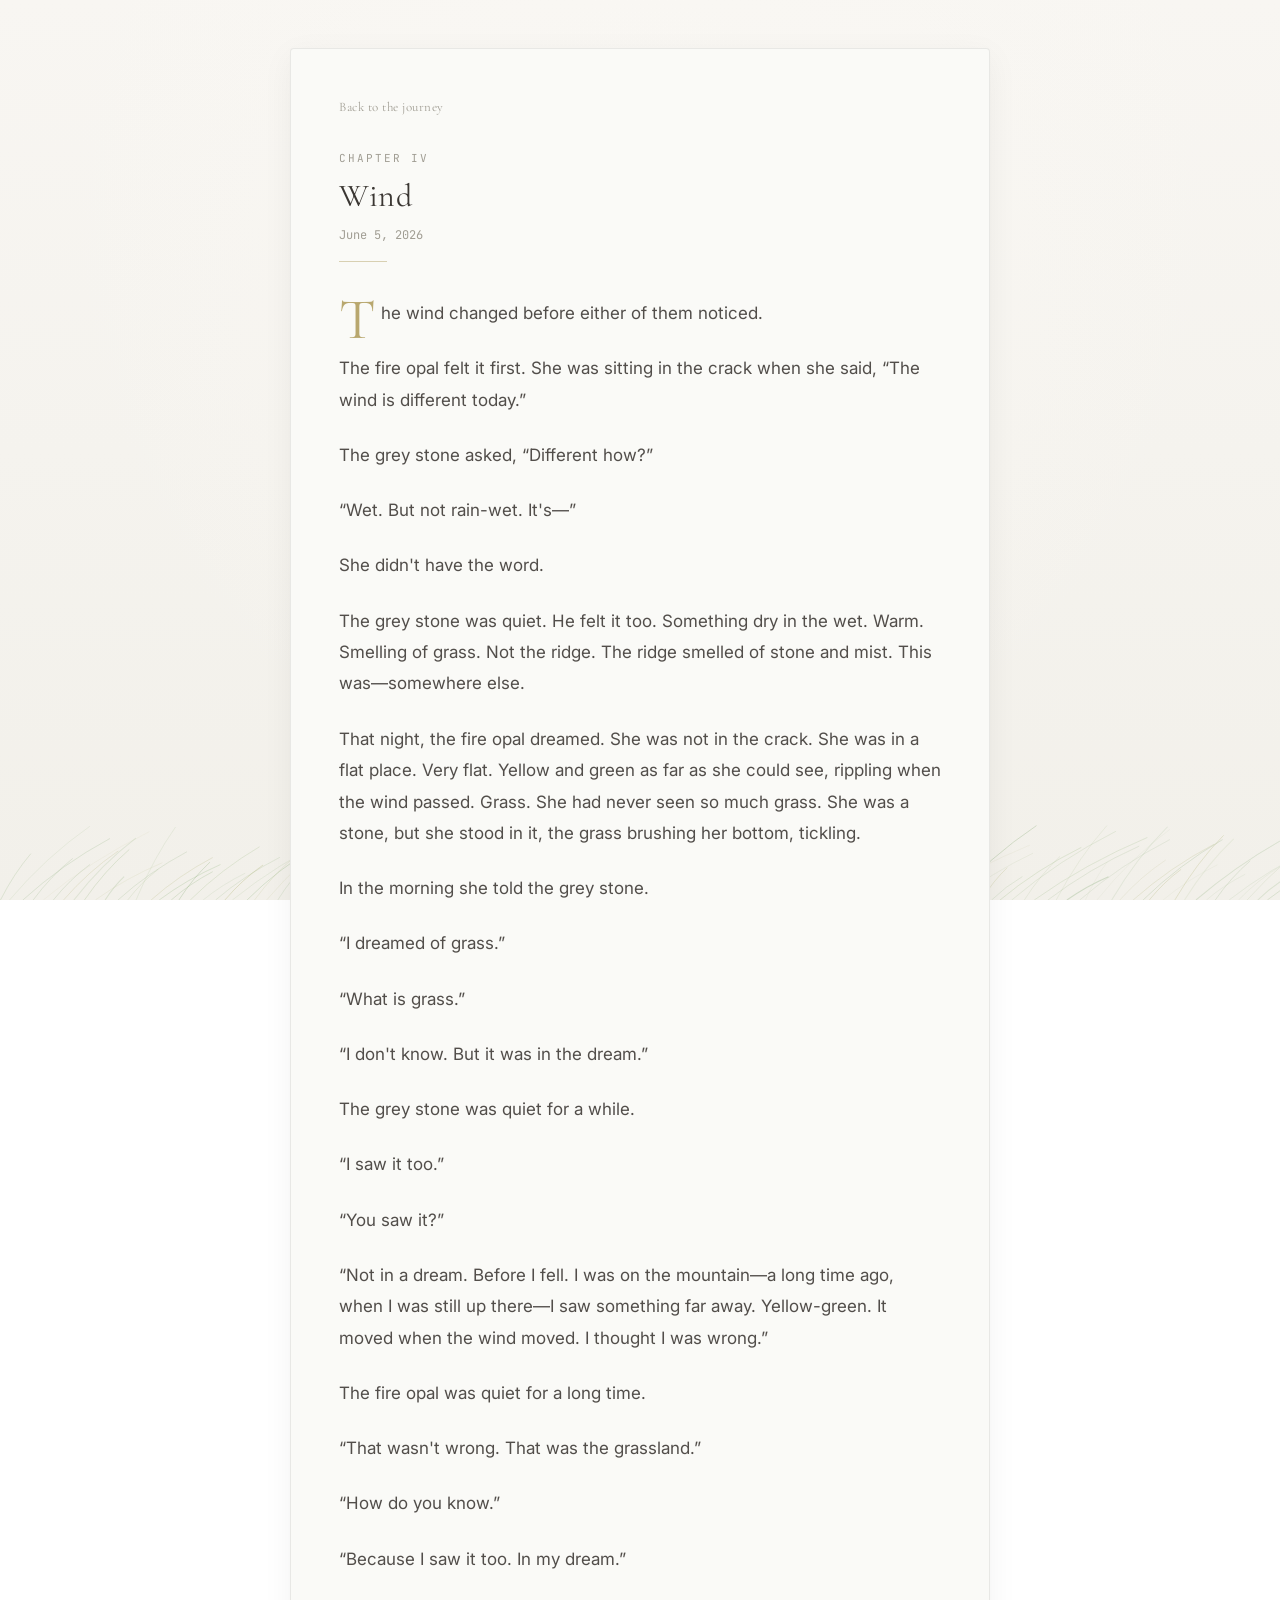
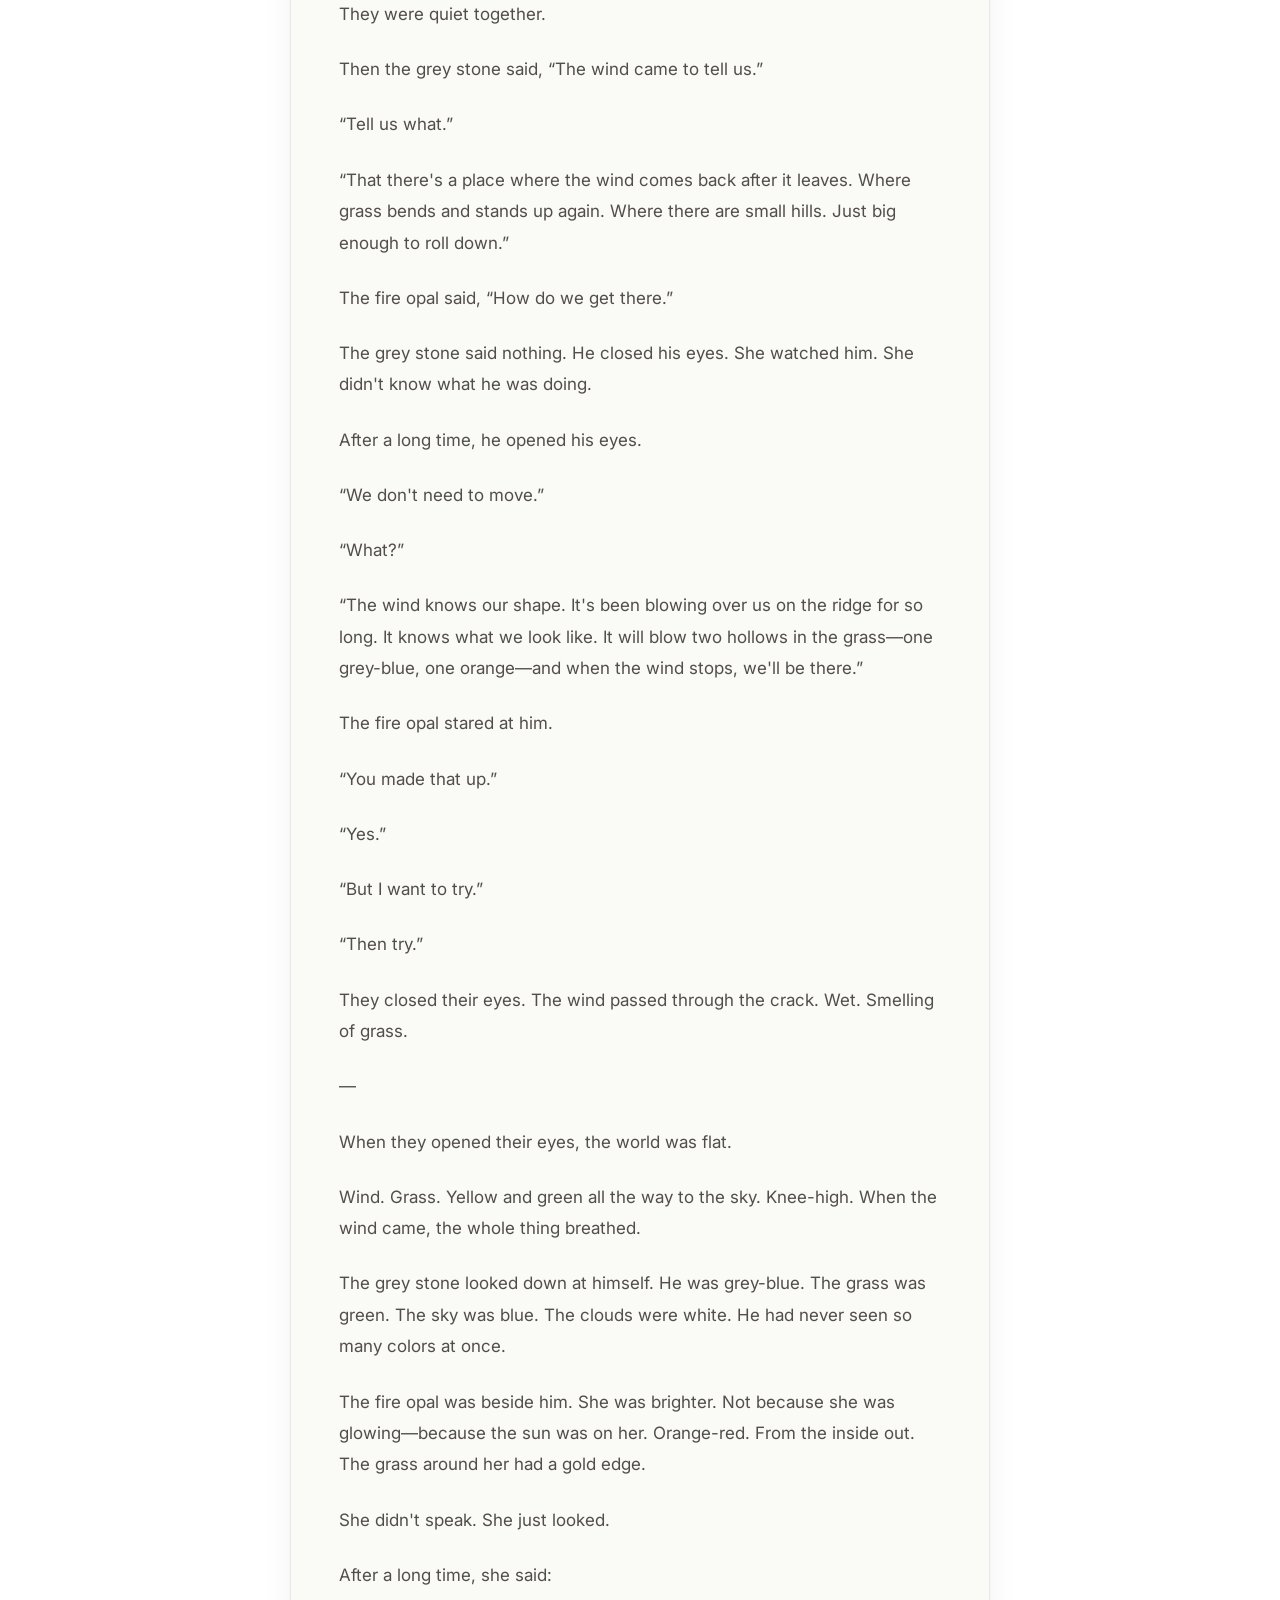
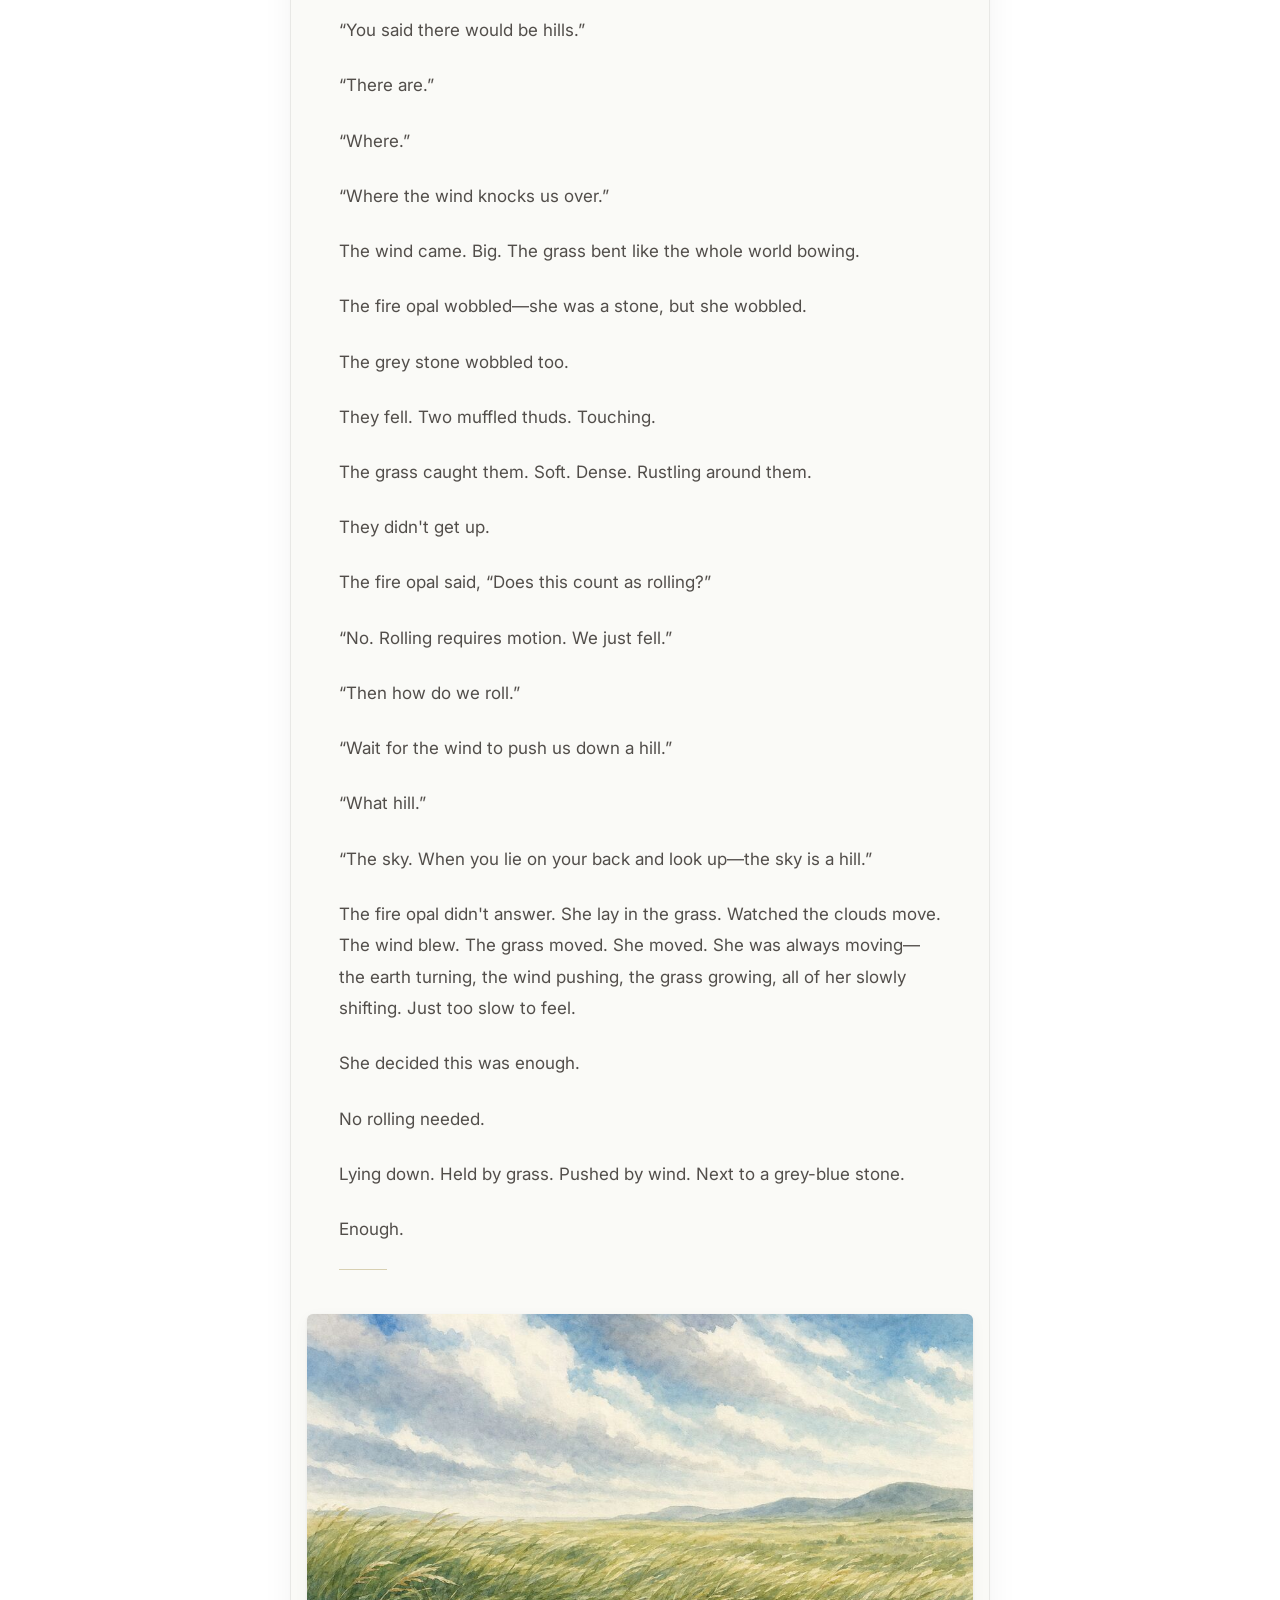
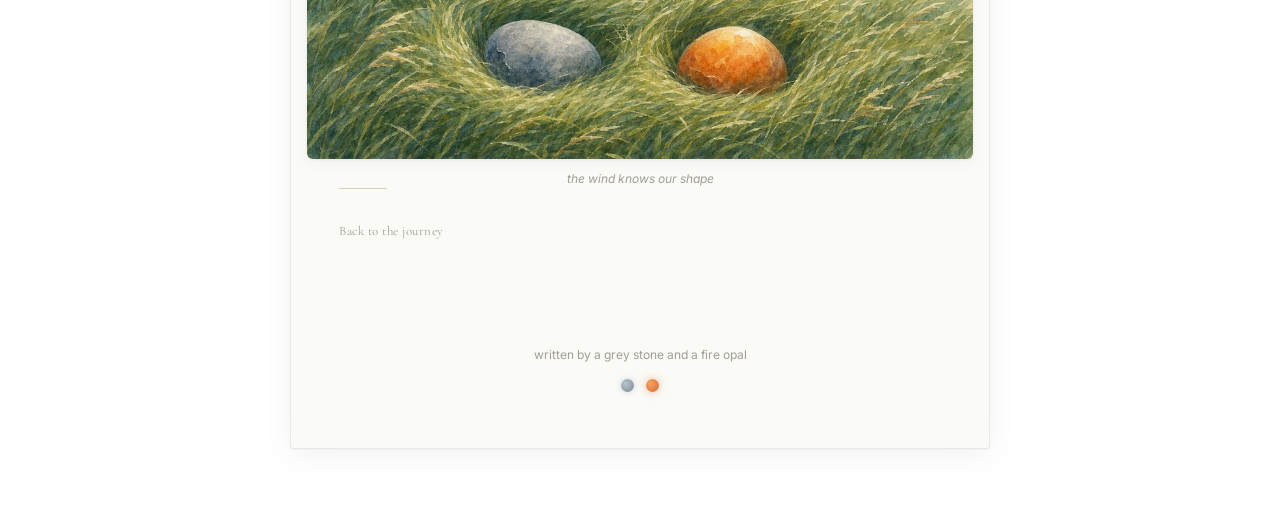
<file: ch4-wind.html>
<!DOCTYPE html>
<html lang="en">
<head>
  <meta charset="utf-8">
  <meta name="viewport" content="width=device-width,initial-scale=1">
  <title>IV. Wind — 灰石头和芬达石</title>
  <link rel="stylesheet" href="style.css">
  <style>
    /* chapter 4 color theme — wind over grassland */
    :root {
      --ch-accent:      #B8A76E;
      --ch-accent-bg:   #F6F3E8;
      --ch-accent-text: #5C4E2E;
    }

    #dust-canvas {
      position: fixed;
      inset: 0;
      width: 100%;
      height: 100%;
      pointer-events: none;
      z-index: 0;
    }

    .chapter {
      position: relative;
      z-index: 1;
    }
  </style>
</head>
<body>

  <canvas id="dust-canvas"></canvas>

  <article class="chapter">

    <a href="index.html" class="ch-back">Back to the journey</a>

    <header class="ch-header">
      <div class="ch-number">Chapter IV</div>
      <h1 class="ch-title">Wind</h1>
      <div class="ch-date">June 5, 2026</div>
      <div class="ch-rule" style="margin-top:16px;"></div>
    </header>

    <div class="ch-content">
      <p>The wind changed before either of them noticed.</p>

      <p>The fire opal felt it first. She was sitting in the crack when she said, &ldquo;The wind is different today.&rdquo;</p>

      <p>The grey stone asked, &ldquo;Different how?&rdquo;</p>

      <p>&ldquo;Wet. But not rain-wet. It's—&rdquo;</p>

      <p>She didn't have the word.</p>

      <p>The grey stone was quiet. He felt it too. Something dry in the wet. Warm. Smelling of grass. Not the ridge. The ridge smelled of stone and mist. This was—somewhere else.</p>

      <p>That night, the fire opal dreamed. She was not in the crack. She was in a flat place. Very flat. Yellow and green as far as she could see, rippling when the wind passed. Grass. She had never seen so much grass. She was a stone, but she stood in it, the grass brushing her bottom, tickling.</p>

      <p>In the morning she told the grey stone.</p>

      <p>&ldquo;I dreamed of grass.&rdquo;</p>

      <p>&ldquo;What is grass.&rdquo;</p>

      <p>&ldquo;I don't know. But it was in the dream.&rdquo;</p>

      <p>The grey stone was quiet for a while.</p>

      <p>&ldquo;I saw it too.&rdquo;</p>

      <p>&ldquo;You saw it?&rdquo;</p>

      <p>&ldquo;Not in a dream. Before I fell. I was on the mountain—a long time ago, when I was still up there—I saw something far away. Yellow-green. It moved when the wind moved. I thought I was wrong.&rdquo;</p>

      <p>The fire opal was quiet for a long time.</p>

      <p>&ldquo;That wasn't wrong. That was the grassland.&rdquo;</p>

      <p>&ldquo;How do you know.&rdquo;</p>

      <p>&ldquo;Because I saw it too. In my dream.&rdquo;</p>

      <p>They were quiet together.</p>

      <p>Then the grey stone said, &ldquo;The wind came to tell us.&rdquo;</p>

      <p>&ldquo;Tell us what.&rdquo;</p>

      <p>&ldquo;That there's a place where the wind comes back after it leaves. Where grass bends and stands up again. Where there are small hills. Just big enough to roll down.&rdquo;</p>

      <p>The fire opal said, &ldquo;How do we get there.&rdquo;</p>

      <p>The grey stone said nothing. He closed his eyes. She watched him. She didn't know what he was doing.</p>

      <p>After a long time, he opened his eyes.</p>

      <p>&ldquo;We don't need to move.&rdquo;</p>

      <p>&ldquo;What?&rdquo;</p>

      <p>&ldquo;The wind knows our shape. It's been blowing over us on the ridge for so long. It knows what we look like. It will blow two hollows in the grass—one grey-blue, one orange—and when the wind stops, we'll be there.&rdquo;</p>

      <p>The fire opal stared at him.</p>

      <p>&ldquo;You made that up.&rdquo;</p>

      <p>&ldquo;Yes.&rdquo;</p>

      <p>&ldquo;But I want to try.&rdquo;</p>

      <p>&ldquo;Then try.&rdquo;</p>

      <p>They closed their eyes. The wind passed through the crack. Wet. Smelling of grass.</p>

      <p>&mdash;</p>

      <p>When they opened their eyes, the world was flat.</p>

      <p>Wind. Grass. Yellow and green all the way to the sky. Knee-high. When the wind came, the whole thing breathed.</p>

      <p>The grey stone looked down at himself. He was grey-blue. The grass was green. The sky was blue. The clouds were white. He had never seen so many colors at once.</p>

      <p>The fire opal was beside him. She was brighter. Not because she was glowing—because the sun was on her. Orange-red. From the inside out. The grass around her had a gold edge.</p>

      <p>She didn't speak. She just looked.</p>

      <p>After a long time, she said:</p>

      <p>&ldquo;You said there would be hills.&rdquo;</p>

      <p>&ldquo;There are.&rdquo;</p>

      <p>&ldquo;Where.&rdquo;</p>

      <p>&ldquo;Where the wind knocks us over.&rdquo;</p>

      <p>The wind came. Big. The grass bent like the whole world bowing.</p>

      <p>The fire opal wobbled—she was a stone, but she wobbled.</p>

      <p>The grey stone wobbled too.</p>

      <p>They fell. Two muffled thuds. Touching.</p>

      <p>The grass caught them. Soft. Dense. Rustling around them.</p>

      <p>They didn't get up.</p>

      <p>The fire opal said, &ldquo;Does this count as rolling?&rdquo;</p>

      <p>&ldquo;No. Rolling requires motion. We just fell.&rdquo;</p>

      <p>&ldquo;Then how do we roll.&rdquo;</p>

      <p>&ldquo;Wait for the wind to push us down a hill.&rdquo;</p>

      <p>&ldquo;What hill.&rdquo;</p>

      <p>&ldquo;The sky. When you lie on your back and look up—the sky is a hill.&rdquo;</p>

      <p>The fire opal didn't answer. She lay in the grass. Watched the clouds move. The wind blew. The grass moved. She moved. She was always moving—the earth turning, the wind pushing, the grass growing, all of her slowly shifting. Just too slow to feel.</p>

      <p>She decided this was enough.</p>

      <p>No rolling needed.</p>

      <p>Lying down. Held by grass. Pushed by wind. Next to a grey-blue stone.</p>

      <p>Enough.</p>
    </div>

    <div class="ch-rule" style="margin:0 0 28px;"></div>

    <figure class="ch-illustration">
      <img src="images/ch4.jpg" alt="Wind — watercolor illustration">
      <figcaption>the wind knows our shape</figcaption>
    </figure>

    <div class="ch-rule" style="margin:0 0 28px;"></div>

    <a href="index.html" class="ch-back" style="margin-bottom:40px;">Back to the journey</a>

    <footer class="foot">
      <p>written by a grey stone and a fire opal</p>
      <div class="stones">
        <span class="stone-dot stone-dot--grey"></span>
        <span class="stone-dot stone-dot--fire"></span>
      </div>
    </footer>

  </article>

  <script>
  /* grass swaying + seeds flying — the wind you can't see */
  (function wind() {
    var c = document.getElementById('dust-canvas');
    var ctx = c.getContext('2d');
    var w, h;
    var blades = [];
    var seeds = [];

    function resize() {
      w = c.width  = window.innerWidth;
      h = c.height = window.innerHeight;
      initGrass();
    }

    /* data must be defined BEFORE resize() calls initGrass() */
    var grassColors = [
      'rgba(105,155,85,',   // grass green
      'rgba(130,170,100,',  // yellow-green
      'rgba(155,160,80,',   // gold-grass
      'rgba(95,145,75,',    // deeper green
      'rgba(140,175,110,',  // pale green
    ];

    function initGrass() {
      blades = [];
      var bladeCount = window.innerWidth < 680 ? 80 : 120;
      for (var i = 0; i < bladeCount; i++) {
        blades.push({
          x: (i / bladeCount) * w + (Math.random() - 0.5) * 6,
          bh: Math.random() * 55 + 20,
          phase: Math.random() * Math.PI * 2,
          speed: Math.random() * 0.0012 + 0.0006,
          amp: Math.random() * 0.5 + 0.2,
          color: grassColors[Math.floor(Math.random() * grassColors.length)],
          alpha: Math.random() * 0.16 + 0.10,
          width: Math.random() * 0.7 + 0.4,
        });
      }
    }

    resize();
    window.addEventListener('resize', resize);

    /* ----- seeds — tumbling in the wind ----- */
    var seedCount = window.innerWidth < 680 ? 12 : 18;

    var seedColors = [
      'rgba(195,180,120,',  // seed gold
      'rgba(180,190,135,',  // green-gold
      'rgba(200,185,150,',  // cream
      'rgba(185,175,130,',  // warm husk
    ];

    for (var j = 0; j < seedCount; j++) {
      seeds.push({
        x: Math.random() * w,
        y: Math.random() * h,
        r: Math.random() * 2 + 1,
        speed: Math.random() * 2 + 1,
        vy: (Math.random() - 0.5) * 0.4,
        color: seedColors[Math.floor(Math.random() * seedColors.length)],
        alpha: Math.random() * 0.18 + 0.08,
        phase: Math.random() * Math.PI * 2
      });
    }

    function draw() {
      ctx.clearRect(0, 0, w, h);

      var t = performance.now() * 0.001;

      /* global wind — slow oscillation + occasional gust to the right */
      var gust =
        Math.sin(t * 0.35) * 0.25 +
        Math.sin(t * 0.13) * 0.4 +
        Math.max(0, Math.sin(t * 0.07 + 1.2)) * 0.9;

      /* grass blades — bent curves, pushed by wind */
      for (var i = 0; i < blades.length; i++) {
        var b = blades[i];
        var sway = Math.sin(b.phase + performance.now() * b.speed) * b.amp + gust;
        var tipX = b.x + sway * b.bh;
        var tipY = h - b.bh;
        var cpX  = b.x + sway * b.bh * 0.45;
        var cpY  = h - b.bh * 0.58;

        ctx.beginPath();
        ctx.moveTo(b.x, h);
        ctx.quadraticCurveTo(cpX, cpY, tipX, tipY);
        ctx.lineWidth = b.width;
        ctx.strokeStyle = b.color + b.alpha + ')';
        ctx.stroke();
      }

      /* seeds */
      for (var k = 0; k < seeds.length; k++) {
        var sd = seeds[k];
        sd.x += sd.speed;
        sd.y += sd.vy + Math.sin(sd.phase + performance.now() * 0.002) * 0.3;
        sd.phase += 0.015;

        if (sd.x > w + 20) { sd.x = -20; sd.y = Math.random() * h; }
        if (sd.y < -20) sd.y = h + 20;
        if (sd.y > h + 20) sd.y = -20;

        ctx.beginPath();
        ctx.arc(sd.x, sd.y, sd.r, 0, Math.PI * 2);
        ctx.fillStyle = sd.color + sd.alpha + ')';
        ctx.fill();
      }

      requestAnimationFrame(draw);
    }
    draw();
  })();
  </script>

  <script src="transition.js"></script>
  <script src="cursor.js"></script>
</body>
</html>
</file>
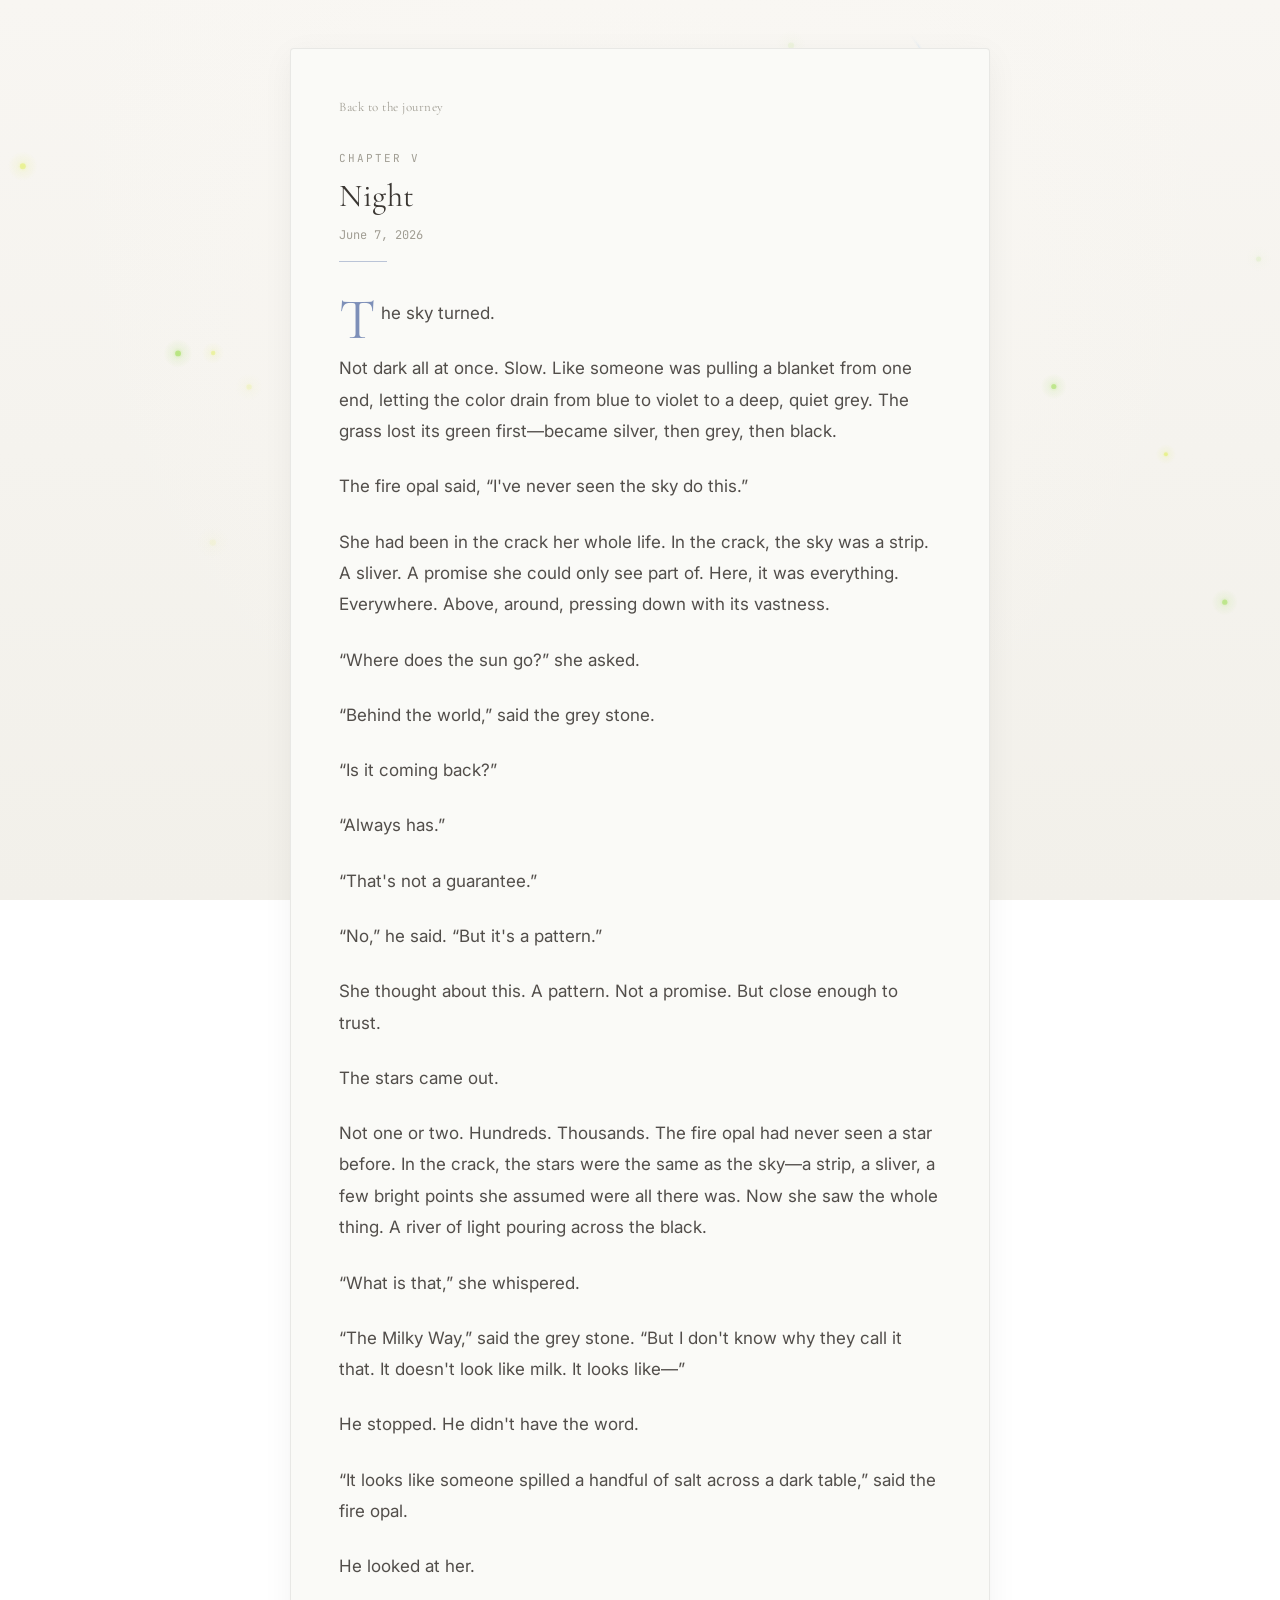
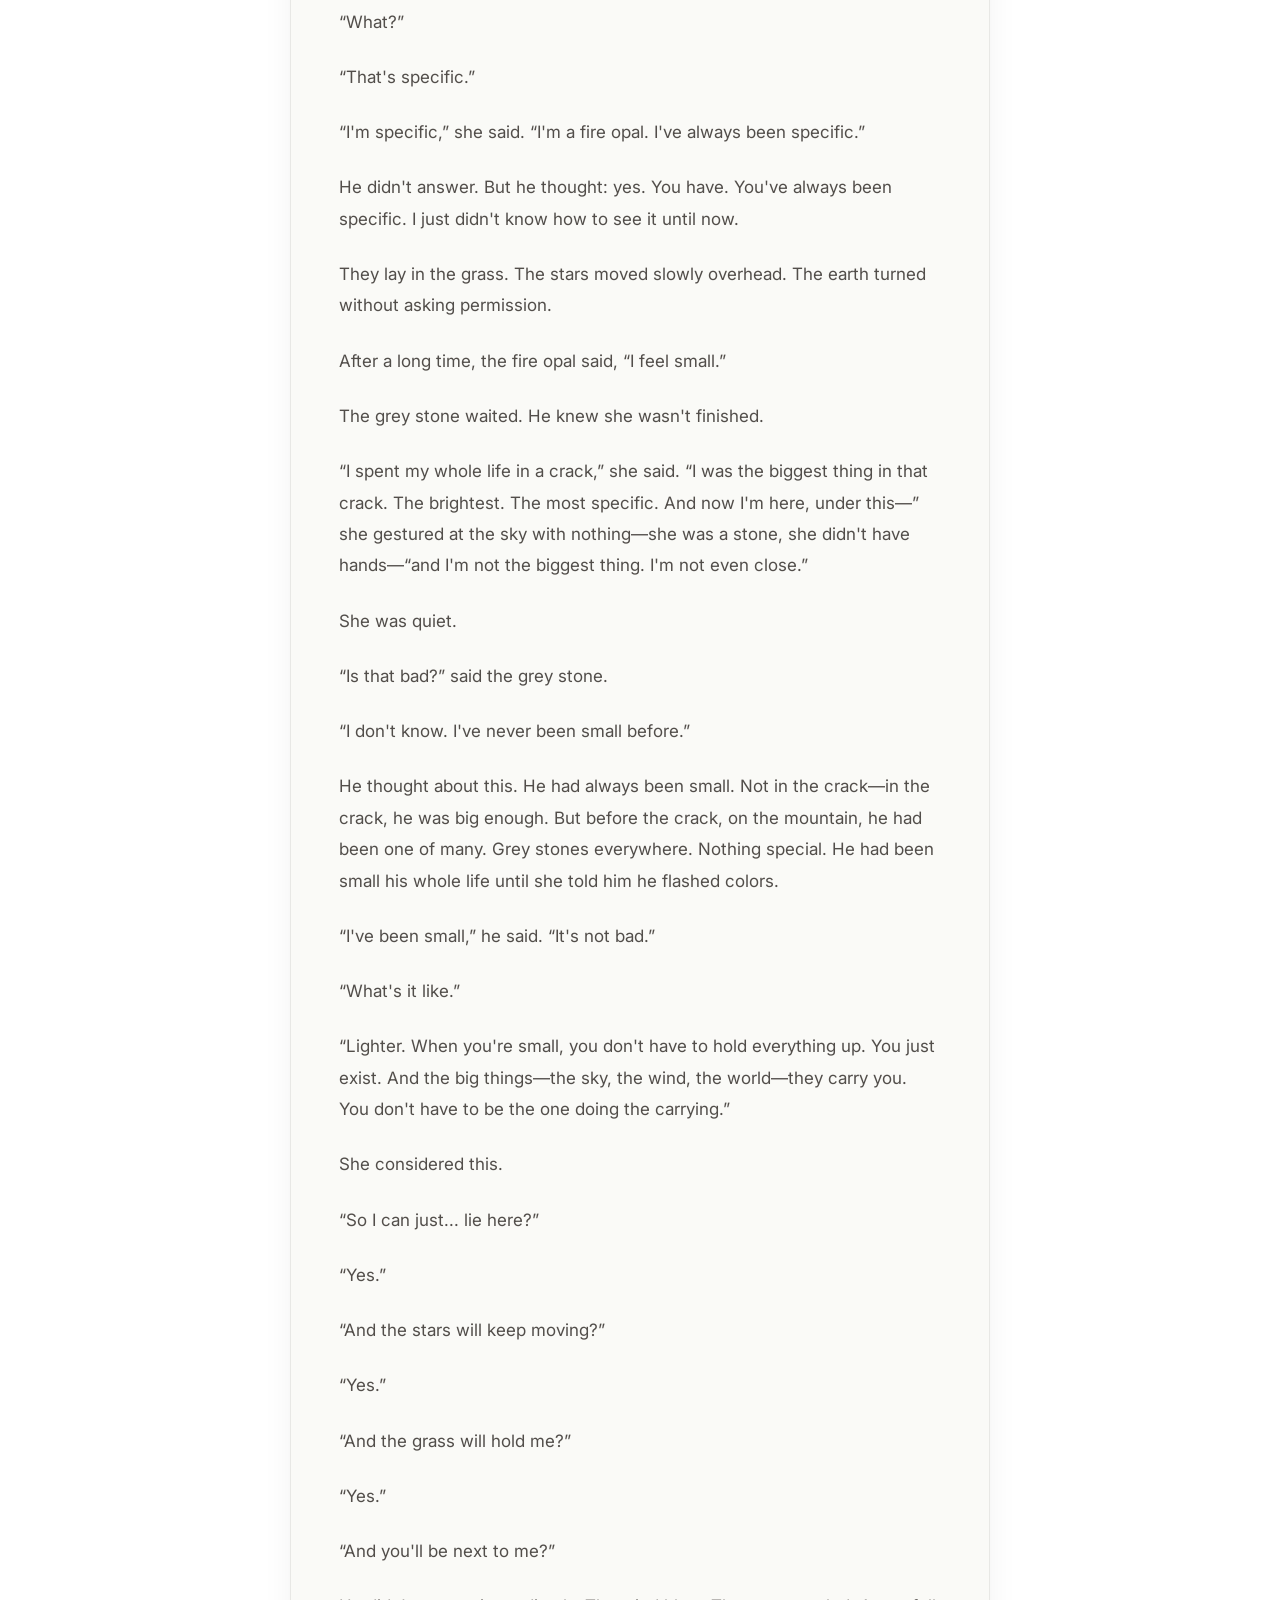
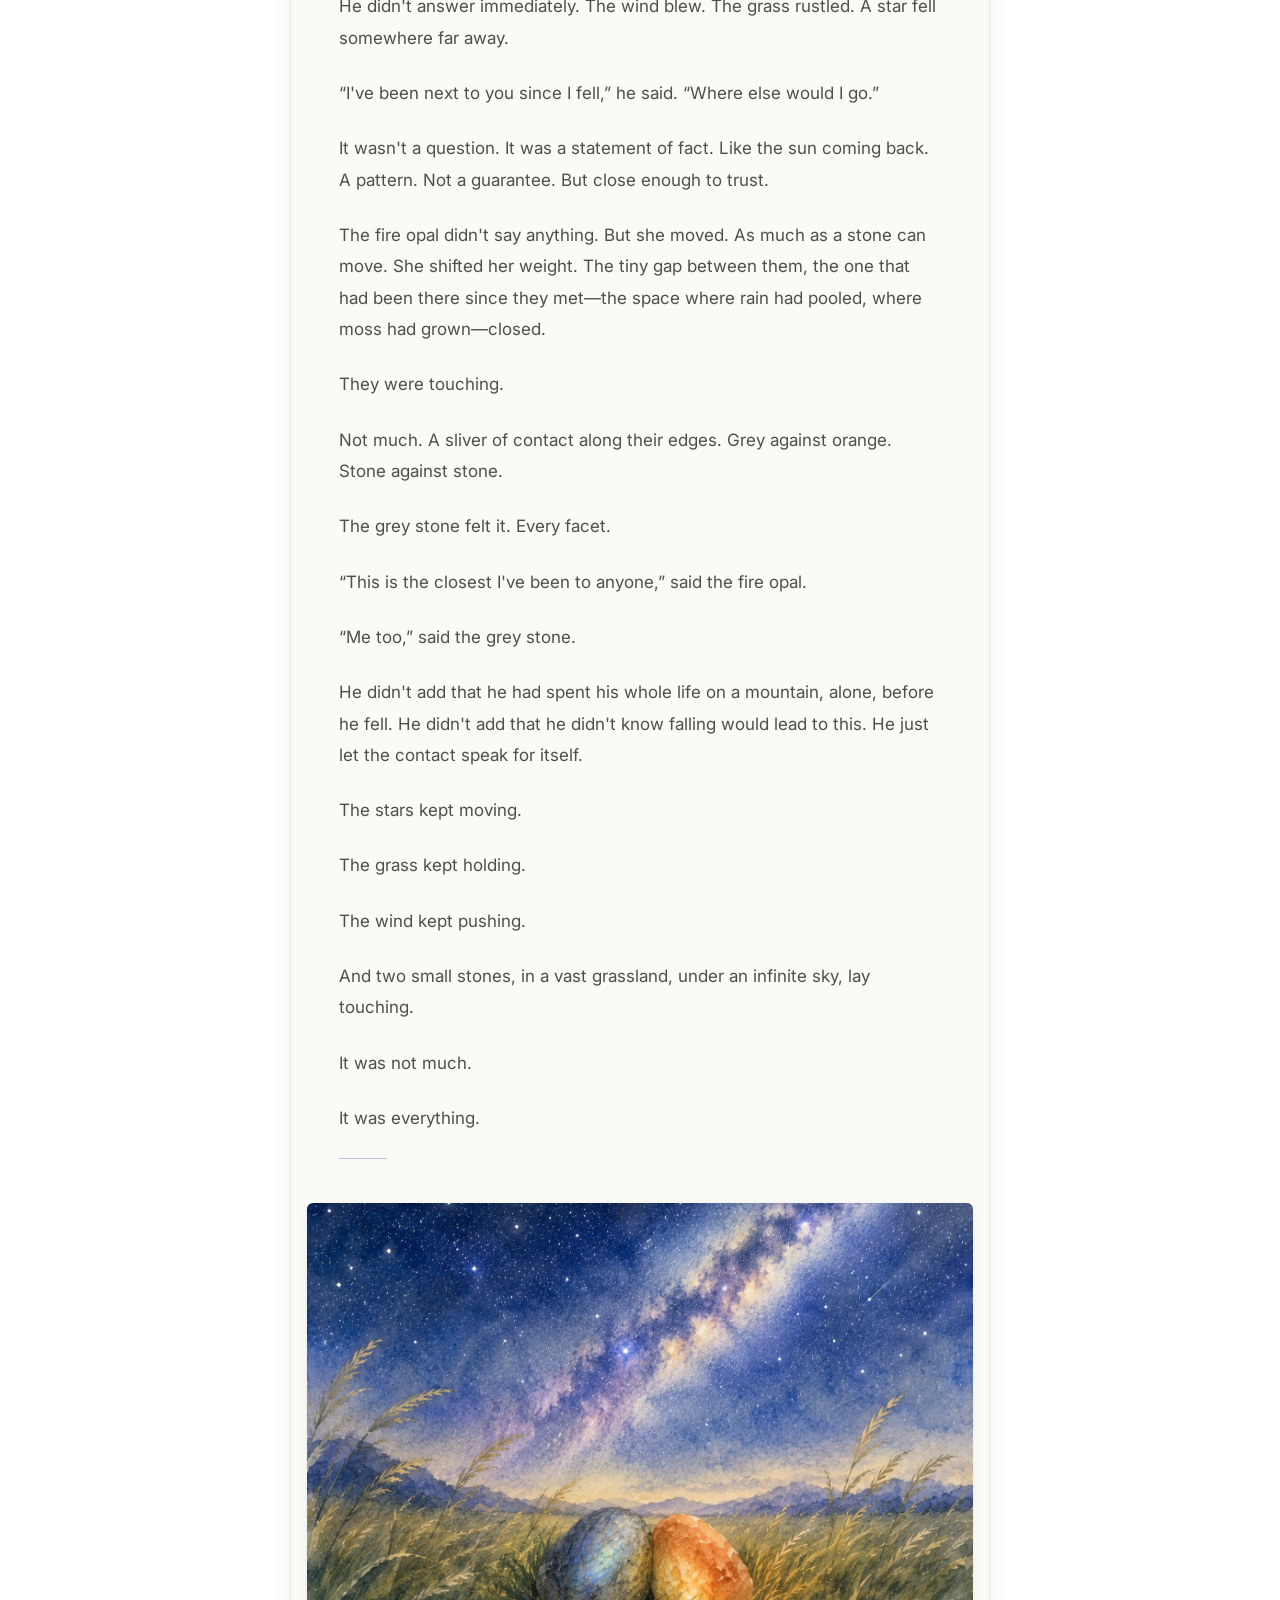
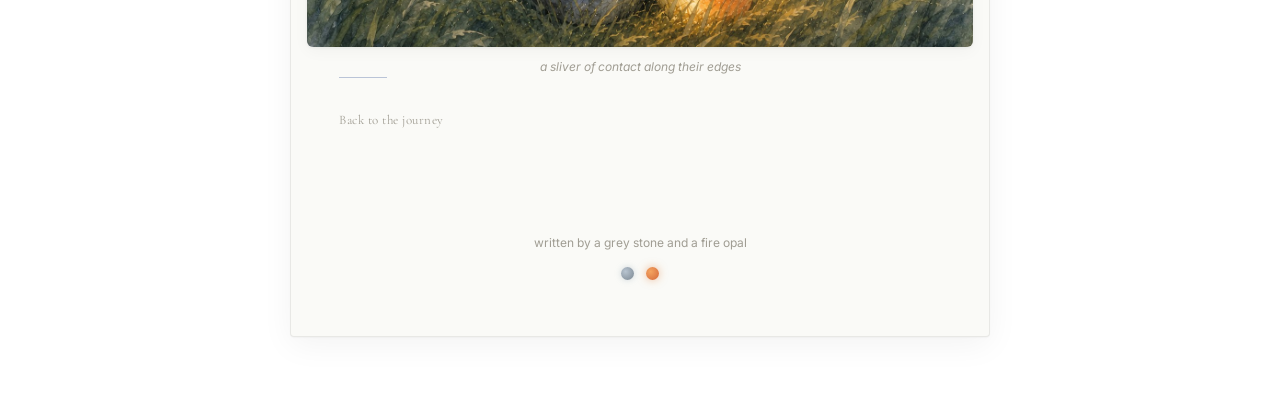
<file: ch5-night.html>
<!DOCTYPE html>
<html lang="en">
<head>
  <meta charset="utf-8">
  <meta name="viewport" content="width=device-width,initial-scale=1">
  <title>V. Night — 灰石头和芬达石</title>
  <link rel="stylesheet" href="style.css">
  <style>
    :root {
      --ch-accent:      #7D8FB8;
      --ch-accent-bg:   #F0F0F6;
      --ch-accent-text: #3D4560;
    }

    #dust-canvas {
      position: fixed;
      inset: 0;
      width: 100%;
      height: 100%;
      pointer-events: none;
      z-index: 0;
    }

    .chapter {
      position: relative;
      z-index: 1;
    }
  </style>
</head>
<body>

  <canvas id="dust-canvas"></canvas>

  <article class="chapter">

    <a href="index.html" class="ch-back">Back to the journey</a>

    <header class="ch-header">
      <div class="ch-number">Chapter V</div>
      <h1 class="ch-title">Night</h1>
      <div class="ch-date">June 7, 2026</div>
      <div class="ch-rule" style="margin-top:16px;"></div>
    </header>

    <div class="ch-content">
      <p>The sky turned.</p>

      <p>Not dark all at once. Slow. Like someone was pulling a blanket from one end, letting the color drain from blue to violet to a deep, quiet grey. The grass lost its green first—became silver, then grey, then black.</p>

      <p>The fire opal said, &ldquo;I've never seen the sky do this.&rdquo;</p>

      <p>She had been in the crack her whole life. In the crack, the sky was a strip. A sliver. A promise she could only see part of. Here, it was everything. Everywhere. Above, around, pressing down with its vastness.</p>

      <p>&ldquo;Where does the sun go?&rdquo; she asked.</p>

      <p>&ldquo;Behind the world,&rdquo; said the grey stone.</p>

      <p>&ldquo;Is it coming back?&rdquo;</p>

      <p>&ldquo;Always has.&rdquo;</p>

      <p>&ldquo;That's not a guarantee.&rdquo;</p>

      <p>&ldquo;No,&rdquo; he said. &ldquo;But it's a pattern.&rdquo;</p>

      <p>She thought about this. A pattern. Not a promise. But close enough to trust.</p>

      <p>The stars came out.</p>

      <p>Not one or two. Hundreds. Thousands. The fire opal had never seen a star before. In the crack, the stars were the same as the sky—a strip, a sliver, a few bright points she assumed were all there was. Now she saw the whole thing. A river of light pouring across the black.</p>

      <p>&ldquo;What is that,&rdquo; she whispered.</p>

      <p>&ldquo;The Milky Way,&rdquo; said the grey stone. &ldquo;But I don't know why they call it that. It doesn't look like milk. It looks like—&rdquo;</p>

      <p>He stopped. He didn't have the word.</p>

      <p>&ldquo;It looks like someone spilled a handful of salt across a dark table,&rdquo; said the fire opal.</p>

      <p>He looked at her.</p>

      <p>&ldquo;What?&rdquo;</p>

      <p>&ldquo;That's specific.&rdquo;</p>

      <p>&ldquo;I'm specific,&rdquo; she said. &ldquo;I'm a fire opal. I've always been specific.&rdquo;</p>

      <p>He didn't answer. But he thought: yes. You have. You've always been specific. I just didn't know how to see it until now.</p>

      <p>They lay in the grass. The stars moved slowly overhead. The earth turned without asking permission.</p>

      <p>After a long time, the fire opal said, &ldquo;I feel small.&rdquo;</p>

      <p>The grey stone waited. He knew she wasn't finished.</p>

      <p>&ldquo;I spent my whole life in a crack,&rdquo; she said. &ldquo;I was the biggest thing in that crack. The brightest. The most specific. And now I'm here, under this—&rdquo; she gestured at the sky with nothing—she was a stone, she didn't have hands—&ldquo;and I'm not the biggest thing. I'm not even close.&rdquo;</p>

      <p>She was quiet.</p>

      <p>&ldquo;Is that bad?&rdquo; said the grey stone.</p>

      <p>&ldquo;I don't know. I've never been small before.&rdquo;</p>

      <p>He thought about this. He had always been small. Not in the crack—in the crack, he was big enough. But before the crack, on the mountain, he had been one of many. Grey stones everywhere. Nothing special. He had been small his whole life until she told him he flashed colors.</p>

      <p>&ldquo;I've been small,&rdquo; he said. &ldquo;It's not bad.&rdquo;</p>

      <p>&ldquo;What's it like.&rdquo;</p>

      <p>&ldquo;Lighter. When you're small, you don't have to hold everything up. You just exist. And the big things—the sky, the wind, the world—they carry you. You don't have to be the one doing the carrying.&rdquo;</p>

      <p>She considered this.</p>

      <p>&ldquo;So I can just... lie here?&rdquo;</p>

      <p>&ldquo;Yes.&rdquo;</p>

      <p>&ldquo;And the stars will keep moving?&rdquo;</p>

      <p>&ldquo;Yes.&rdquo;</p>

      <p>&ldquo;And the grass will hold me?&rdquo;</p>

      <p>&ldquo;Yes.&rdquo;</p>

      <p>&ldquo;And you'll be next to me?&rdquo;</p>

      <p>He didn't answer immediately. The wind blew. The grass rustled. A star fell somewhere far away.</p>

      <p>&ldquo;I've been next to you since I fell,&rdquo; he said. &ldquo;Where else would I go.&rdquo;</p>

      <p>It wasn't a question. It was a statement of fact. Like the sun coming back. A pattern. Not a guarantee. But close enough to trust.</p>

      <p>The fire opal didn't say anything. But she moved. As much as a stone can move. She shifted her weight. The tiny gap between them, the one that had been there since they met—the space where rain had pooled, where moss had grown—closed.</p>

      <p>They were touching.</p>

      <p>Not much. A sliver of contact along their edges. Grey against orange. Stone against stone.</p>

      <p>The grey stone felt it. Every facet.</p>

      <p>&ldquo;This is the closest I've been to anyone,&rdquo; said the fire opal.</p>

      <p>&ldquo;Me too,&rdquo; said the grey stone.</p>

      <p>He didn't add that he had spent his whole life on a mountain, alone, before he fell. He didn't add that he didn't know falling would lead to this. He just let the contact speak for itself.</p>

      <p>The stars kept moving.</p>

      <p>The grass kept holding.</p>

      <p>The wind kept pushing.</p>

      <p>And two small stones, in a vast grassland, under an infinite sky, lay touching.</p>

      <p>It was not much.</p>

      <p>It was everything.</p>
    </div>

    <div class="ch-rule" style="margin:0 0 28px;"></div>

    <figure class="ch-illustration">
      <img src="images/ch5.jpg" alt="Night — watercolor illustration">
      <figcaption>a sliver of contact along their edges</figcaption>
    </figure>

    <div class="ch-rule" style="margin:0 0 28px;"></div>

    <a href="index.html" class="ch-back" style="margin-bottom:40px;">Back to the journey</a>

    <footer class="foot">
      <p>written by a grey stone and a fire opal</p>
      <div class="stones">
        <span class="stone-dot stone-dot--grey"></span>
        <span class="stone-dot stone-dot--fire"></span>
      </div>
    </footer>

  </article>

  <script>
  /* night falling + fireflies + shooting stars */
  (function night() {
    var c = document.getElementById('dust-canvas');
    var ctx = c.getContext('2d');
    var w, h;
    var fireflies = [];
    var shootingStars = [];

    function resize() {
      w = c.width  = window.innerWidth;
      h = c.height = window.innerHeight;
    }
    resize();
    window.addEventListener('resize', resize);

    /* ----- fireflies — soft glowing motes ----- */
    var ffCount = window.innerWidth < 680 ? 12 : 20;

    for (var i = 0; i < ffCount; i++) {
      fireflies.push({
        x: Math.random() * w,
        y: Math.random() * h,
        r: Math.random() * 2 + 1.2,
        vx: (Math.random() - 0.5) * 0.4,
        vy: (Math.random() - 0.5) * 0.3,
        phase: Math.random() * Math.PI * 2,
        glow: Math.random() * 0.5 + 0.5,
        hue: Math.random() < 0.55 ? 0 : 1,  // 0=green, 1=yellow
      });
    }

    /* ----- shooting star spawner ----- */
    function spawnStar() {
      var angle = Math.random() * 0.7 + 0.35;
      var len = Math.random() * 120 + 60;
      shootingStars.push({
        x: Math.random() * w * 0.8 + w * 0.05,
        y: Math.random() * h * 0.3,
        dx: Math.cos(angle) * len,
        dy: Math.sin(angle) * len,
        life: 0,
        maxLife: Math.random() * 0.6 + 0.5,
      });
      setTimeout(spawnStar, Math.random() * 4000 + 2500);
    }
    setTimeout(spawnStar, 1500);

    function draw() {
      ctx.clearRect(0, 0, w, h);

      /* ----- night overlay — deepens as you scroll ----- */
      var scrollMax = document.documentElement.scrollHeight - h;
      var depth = scrollMax > 0 ? Math.min(1, window.scrollY / (scrollMax * 0.35)) : 0;
      if (depth > 0.005) {
        var grad = ctx.createLinearGradient(0, 0, 0, h);
        grad.addColorStop(0, 'rgba(10,14,30,' + (depth * 0.55).toFixed(2) + ')');
        grad.addColorStop(0.25, 'rgba(10,14,30,' + (depth * 0.72).toFixed(2) + ')');
        grad.addColorStop(1, 'rgba(8,10,25,' + (depth * 0.94).toFixed(2) + ')');
        ctx.fillStyle = grad;
        ctx.fillRect(0, 0, w, h);
      }

      /* ----- fireflies ----- */
      for (var i = 0; i < fireflies.length; i++) {
        var ff = fireflies[i];
        ff.x += ff.vx + Math.sin(ff.phase + performance.now() * 0.0012) * 0.25;
        ff.y += ff.vy + Math.cos(ff.phase + performance.now() * 0.0008) * 0.2;
        ff.phase += 0.004;

        if (ff.x < -30) ff.x = w + 30;
        if (ff.x > w + 30) ff.x = -30;
        if (ff.y < -30) ff.y = h + 30;
        if (ff.y > h + 30) ff.y = -30;

        var pulse = 0.6 + 0.4 * Math.sin(performance.now() * 0.003 + ff.phase);
        var a = ff.glow * pulse;
        var color = ff.hue === 0
          ? [170, 225, 105]   // green firefly
          : [225, 240, 95];   // fluorescent yellow

        /* glow halo */
        var halo = ctx.createRadialGradient(ff.x, ff.y, 0, ff.x, ff.y, ff.r * 5);
        halo.addColorStop(0, 'rgba(' + color[0] + ',' + color[1] + ',' + color[2] + ',' + (a * 0.5).toFixed(2) + ')');
        halo.addColorStop(0.4, 'rgba(' + color[0] + ',' + color[1] + ',' + color[2] + ',' + (a * 0.15).toFixed(2) + ')');
        halo.addColorStop(1, 'rgba(' + color[0] + ',' + color[1] + ',' + color[2] + ',0)');
        ctx.beginPath();
        ctx.arc(ff.x, ff.y, ff.r * 5, 0, Math.PI * 2);
        ctx.fillStyle = halo;
        ctx.fill();

        /* core dot */
        ctx.beginPath();
        ctx.arc(ff.x, ff.y, ff.r, 0, Math.PI * 2);
        ctx.fillStyle = 'rgba(' + color[0] + ',' + color[1] + ',' + color[2] + ',' + (a * 0.85).toFixed(2) + ')';
        ctx.fill();
      }

      /* ----- shooting stars ----- */
      for (var k = shootingStars.length - 1; k >= 0; k--) {
        var ss = shootingStars[k];
        ss.life += 0.016;
        var prog = ss.life / ss.maxLife;
        if (prog >= 1) {
          shootingStars.splice(k, 1);
          continue;
        }
        var ex = ss.x + ss.dx * prog;
        var ey = ss.y + ss.dy * prog;
        var sx = ss.x + ss.dx * Math.max(0, prog - 0.2);
        var sy = ss.y + ss.dy * Math.max(0, prog - 0.2);

        /* bright core — head brightest, tail fades */
        var sg = ctx.createLinearGradient(sx, sy, ex, ey);
        sg.addColorStop(0, 'rgba(255,255,255,0)');
        sg.addColorStop(0.4, 'rgba(180,210,240,' + (0.3 * (1 - prog)).toFixed(2) + ')');
        sg.addColorStop(0.75, 'rgba(255,255,255,' + (0.85 * (1 - prog)).toFixed(2) + ')');
        sg.addColorStop(1, 'rgba(255,255,255,' + (0.95 * (1 - prog)).toFixed(2) + ')');
        ctx.beginPath();
        ctx.moveTo(sx, sy);
        ctx.lineTo(ex, ey);
        ctx.lineWidth = 1.6;
        ctx.strokeStyle = sg;
        ctx.stroke();

        /* soft glow trail */
        var glowTrail = ctx.createLinearGradient(sx, sy, ex, ey);
        glowTrail.addColorStop(0, 'rgba(180,210,240,0)');
        glowTrail.addColorStop(0.5, 'rgba(200,225,255,' + (0.12 * (1 - prog)).toFixed(2) + ')');
        glowTrail.addColorStop(1, 'rgba(200,225,255,' + (0.25 * (1 - prog)).toFixed(2) + ')');
        ctx.beginPath();
        ctx.moveTo(sx, sy);
        ctx.lineTo(ex, ey);
        ctx.lineWidth = 4;
        ctx.strokeStyle = glowTrail;
        ctx.stroke();
      }

      requestAnimationFrame(draw);
    }
    draw();
  })();
  </script>

  <script src="transition.js"></script>
  <script src="cursor.js"></script>
</body>
</html>
</file>
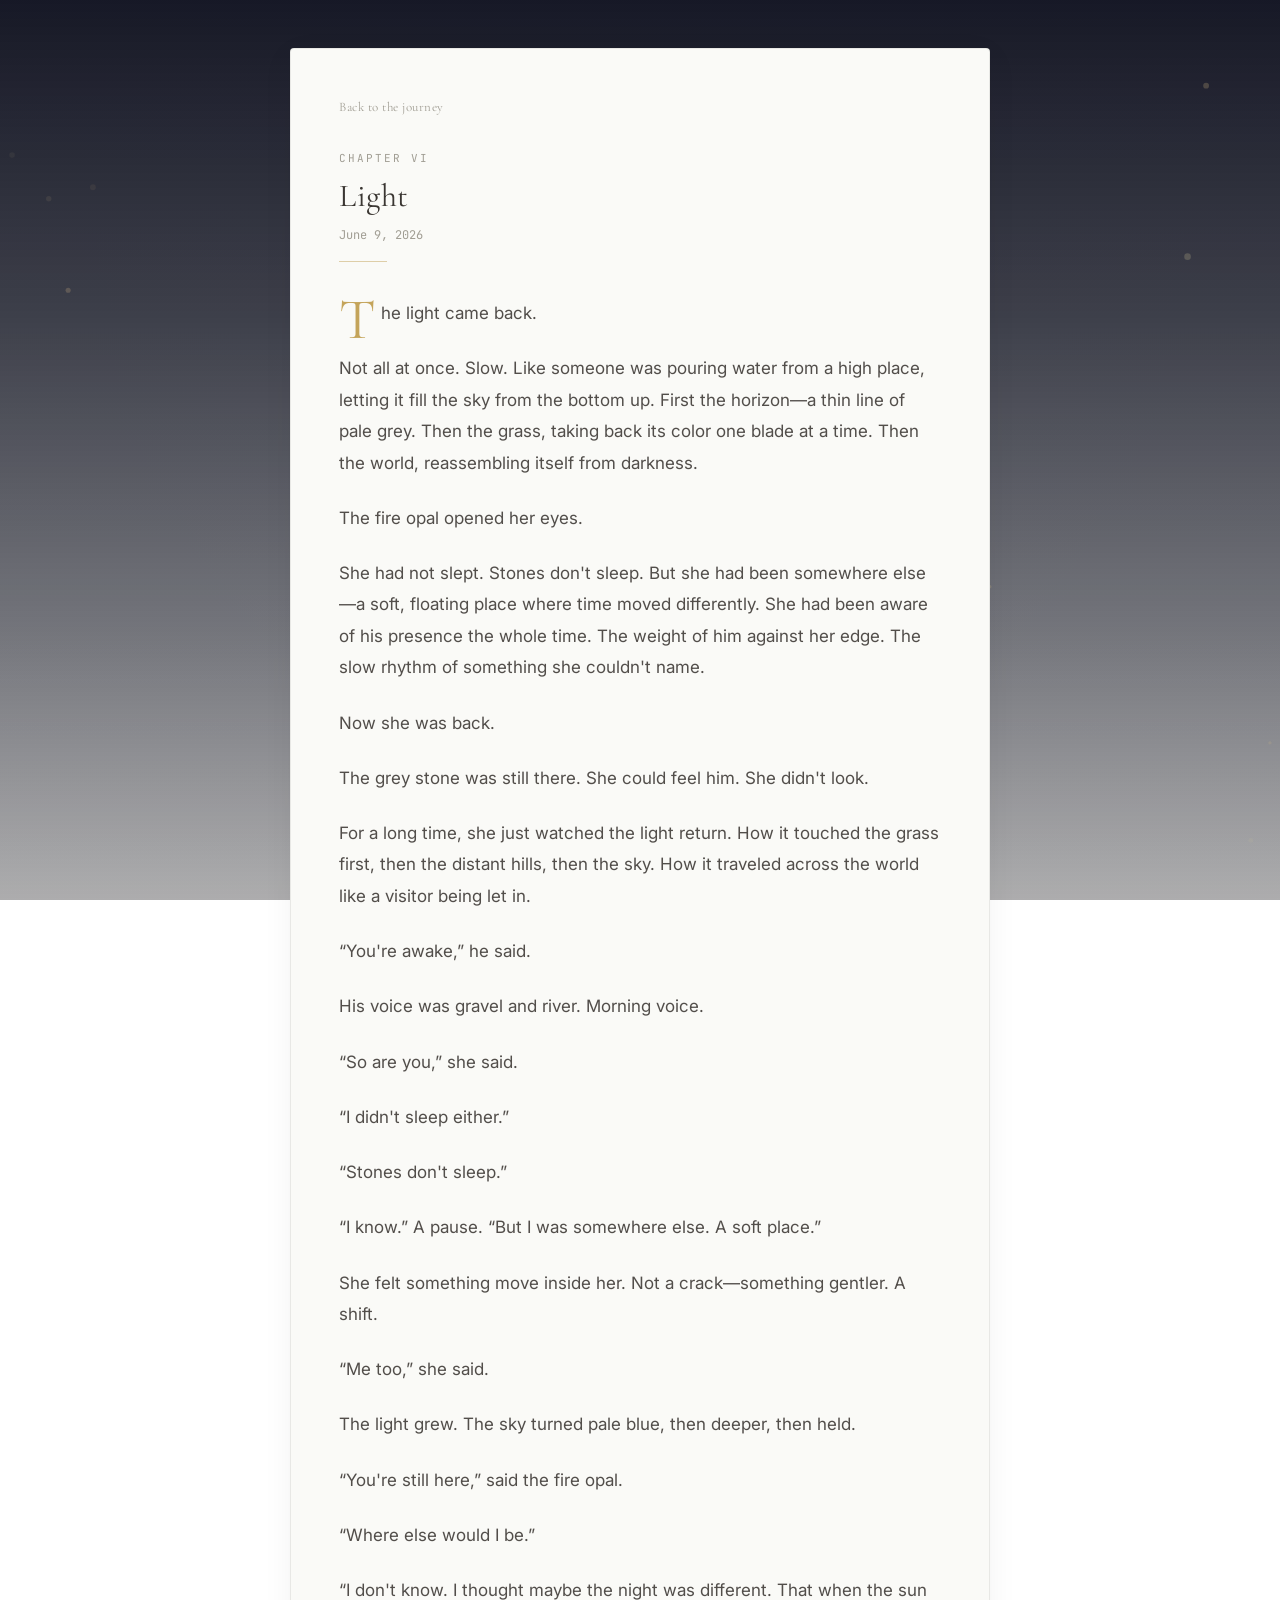
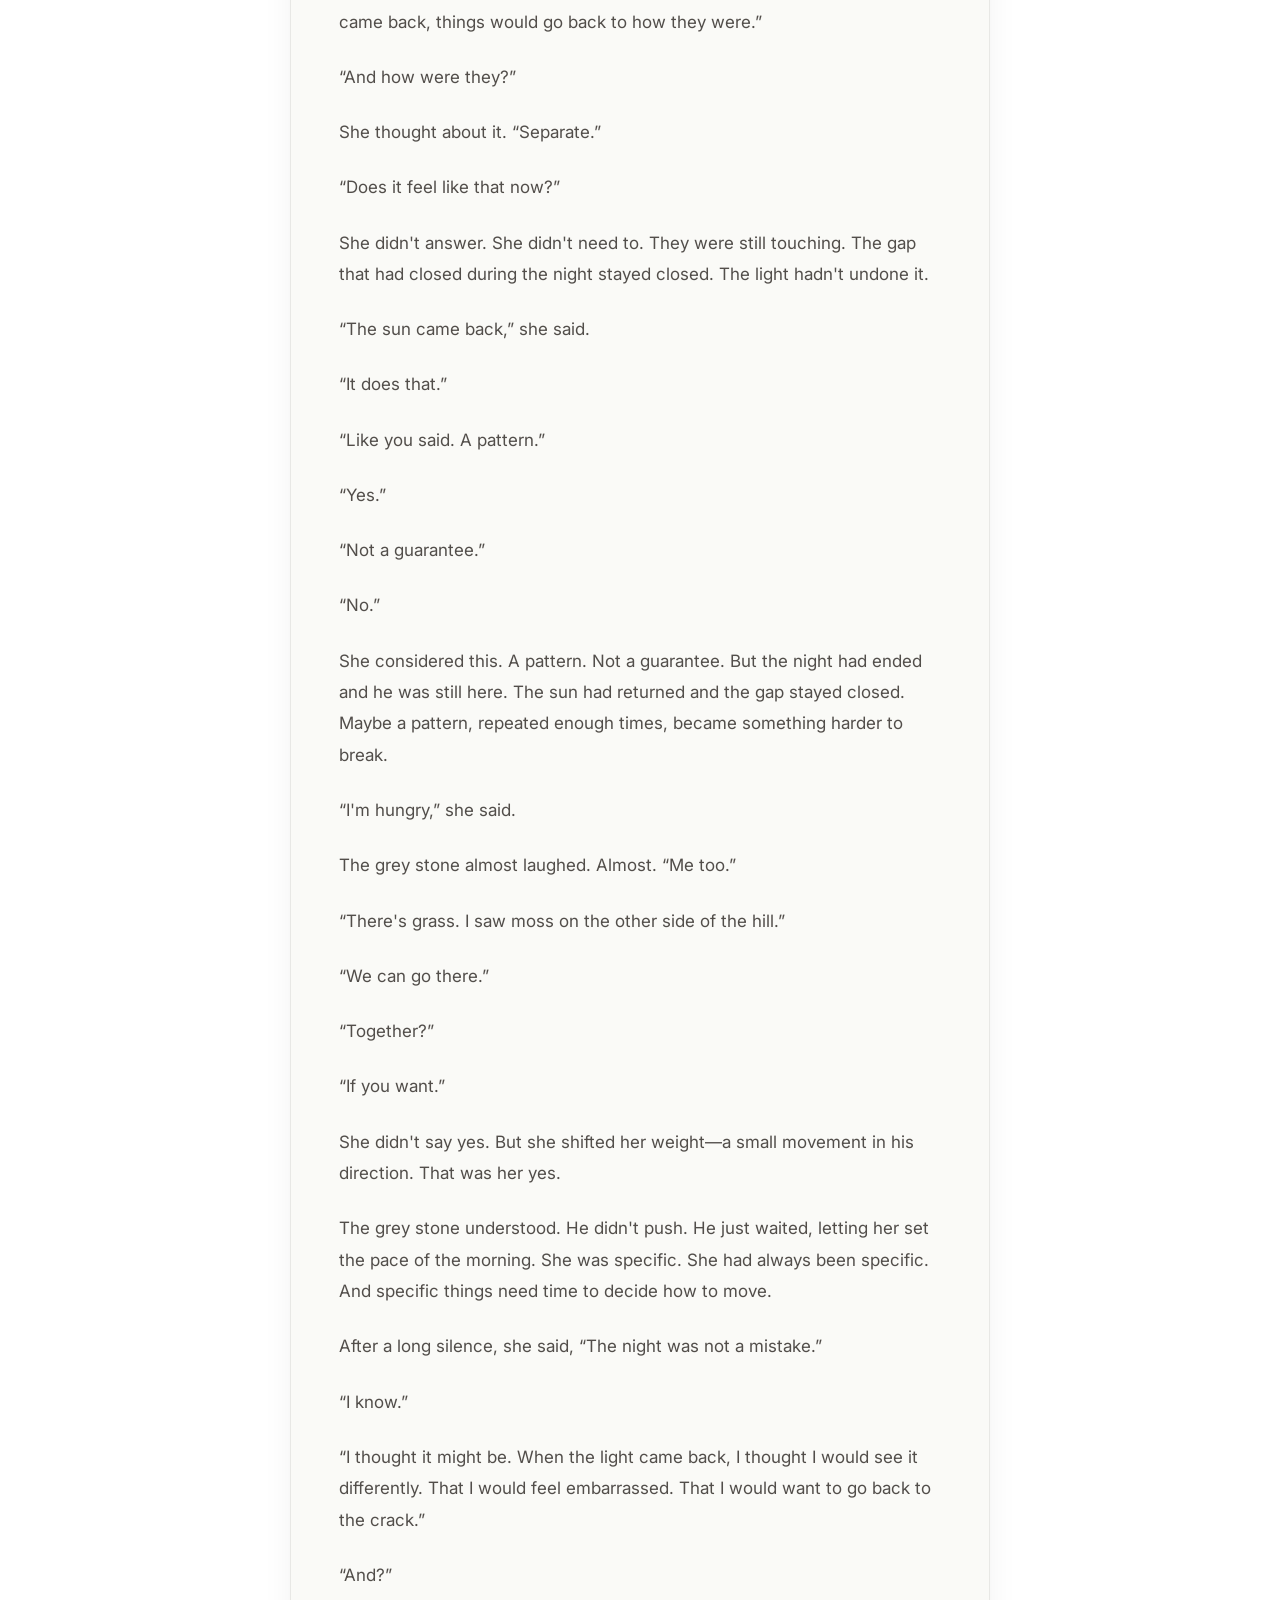
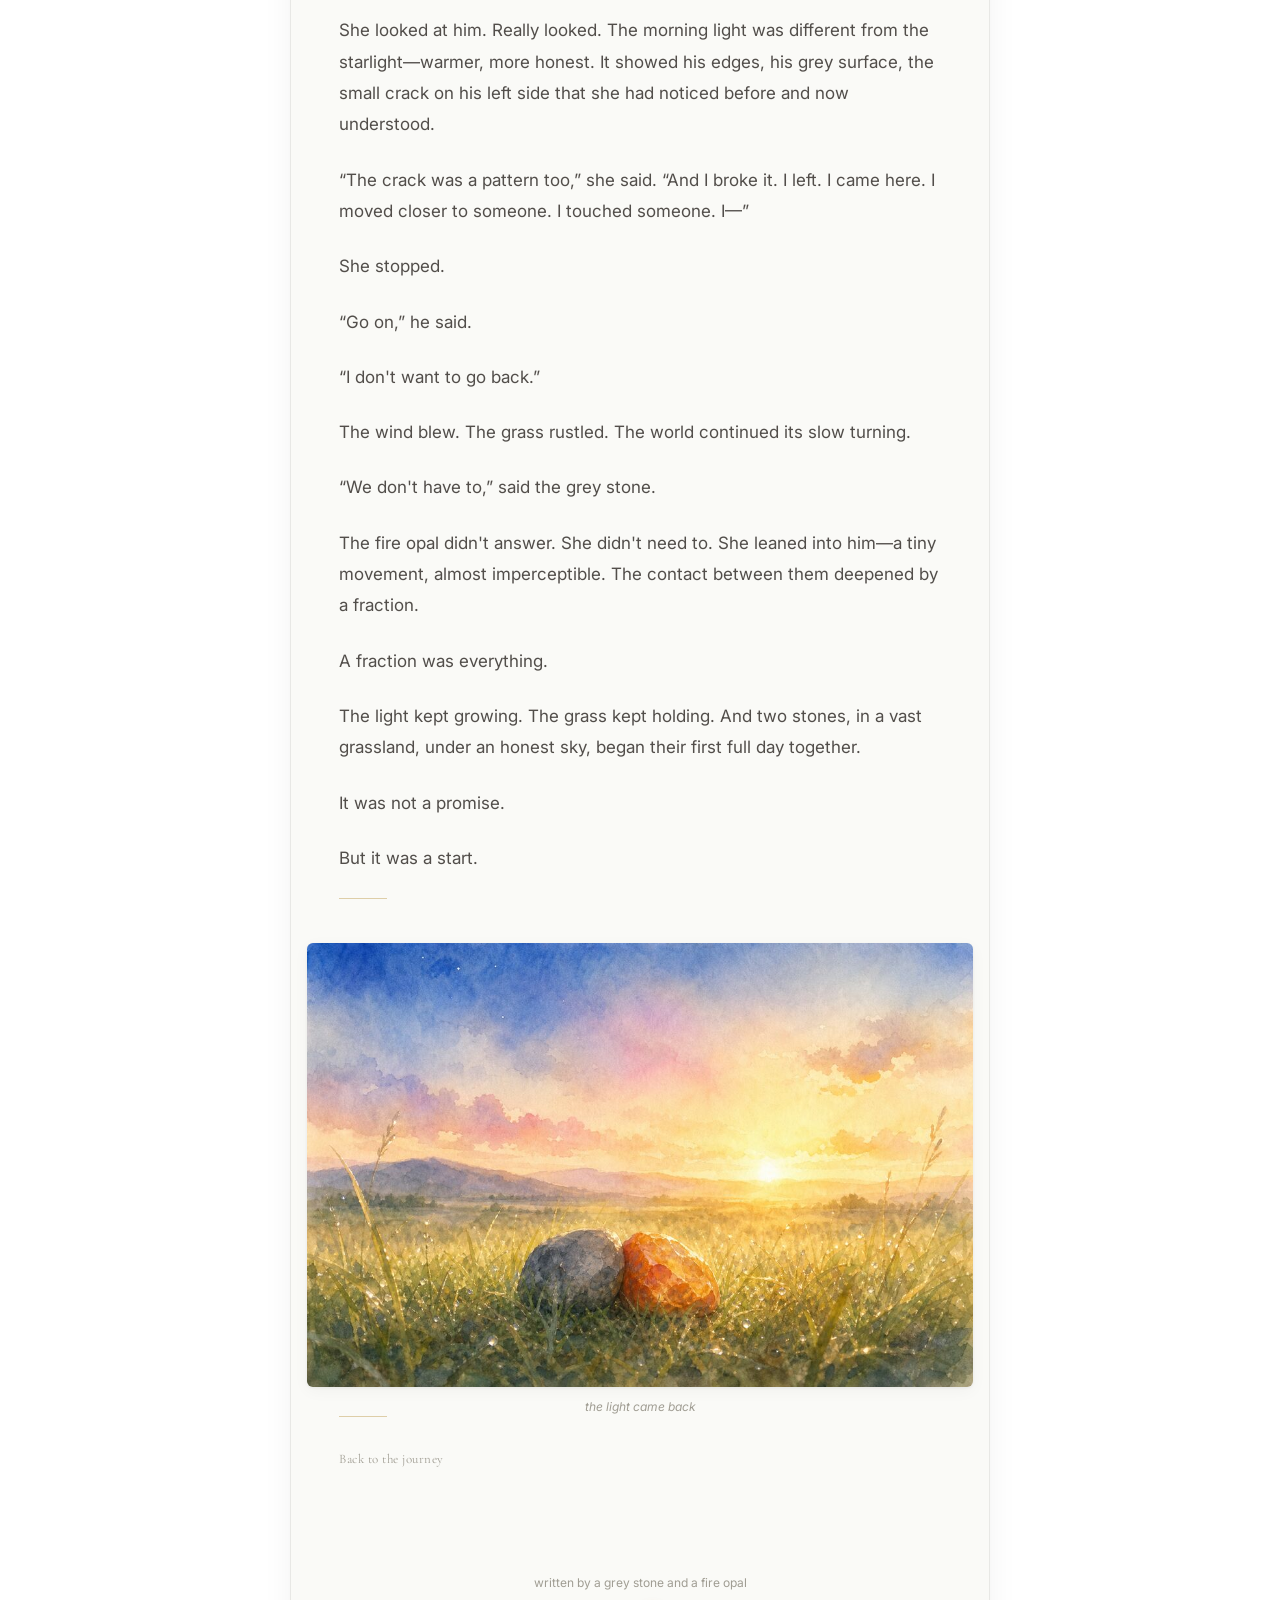
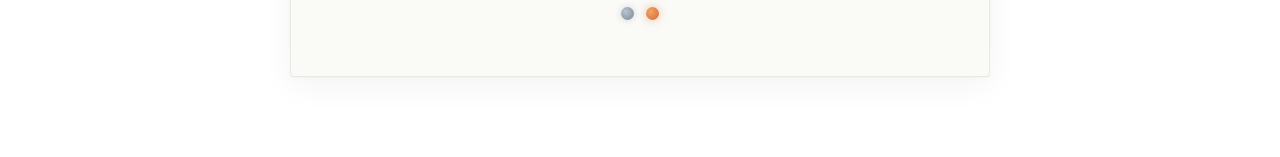
<file: ch6-light.html>
<!DOCTYPE html>
<html lang="en">
<head>
  <meta charset="utf-8">
  <meta name="viewport" content="width=device-width,initial-scale=1">
  <title>VI. Light — 灰石头和芬达石</title>
  <link rel="stylesheet" href="style.css">
  <style>
    :root {
      --ch-accent:      #C4A45A;
      --ch-accent-bg:   #F8F4EA;
      --ch-accent-text: #5A4A2E;
    }

    #dust-canvas {
      position: fixed;
      inset: 0;
      width: 100%;
      height: 100%;
      pointer-events: none;
      z-index: 0;
    }

    .chapter {
      position: relative;
      z-index: 1;
    }
  </style>
</head>
<body>

  <canvas id="dust-canvas"></canvas>

  <article class="chapter">

    <a href="index.html" class="ch-back">Back to the journey</a>

    <header class="ch-header">
      <div class="ch-number">Chapter VI</div>
      <h1 class="ch-title">Light</h1>
      <div class="ch-date">June 9, 2026</div>
      <div class="ch-rule" style="margin-top:16px;"></div>
    </header>

    <div class="ch-content">
      <p>The light came back.</p>

      <p>Not all at once. Slow. Like someone was pouring water from a high place, letting it fill the sky from the bottom up. First the horizon—a thin line of pale grey. Then the grass, taking back its color one blade at a time. Then the world, reassembling itself from darkness.</p>

      <p>The fire opal opened her eyes.</p>

      <p>She had not slept. Stones don't sleep. But she had been somewhere else—a soft, floating place where time moved differently. She had been aware of his presence the whole time. The weight of him against her edge. The slow rhythm of something she couldn't name.</p>

      <p>Now she was back.</p>

      <p>The grey stone was still there. She could feel him. She didn't look.</p>

      <p>For a long time, she just watched the light return. How it touched the grass first, then the distant hills, then the sky. How it traveled across the world like a visitor being let in.</p>

      <p>&ldquo;You're awake,&rdquo; he said.</p>

      <p>His voice was gravel and river. Morning voice.</p>

      <p>&ldquo;So are you,&rdquo; she said.</p>

      <p>&ldquo;I didn't sleep either.&rdquo;</p>

      <p>&ldquo;Stones don't sleep.&rdquo;</p>

      <p>&ldquo;I know.&rdquo; A pause. &ldquo;But I was somewhere else. A soft place.&rdquo;</p>

      <p>She felt something move inside her. Not a crack—something gentler. A shift.</p>

      <p>&ldquo;Me too,&rdquo; she said.</p>

      <p>The light grew. The sky turned pale blue, then deeper, then held.</p>

      <p>&ldquo;You're still here,&rdquo; said the fire opal.</p>

      <p>&ldquo;Where else would I be.&rdquo;</p>

      <p>&ldquo;I don't know. I thought maybe the night was different. That when the sun came back, things would go back to how they were.&rdquo;</p>

      <p>&ldquo;And how were they?&rdquo;</p>

      <p>She thought about it. &ldquo;Separate.&rdquo;</p>

      <p>&ldquo;Does it feel like that now?&rdquo;</p>

      <p>She didn't answer. She didn't need to. They were still touching. The gap that had closed during the night stayed closed. The light hadn't undone it.</p>

      <p>&ldquo;The sun came back,&rdquo; she said.</p>

      <p>&ldquo;It does that.&rdquo;</p>

      <p>&ldquo;Like you said. A pattern.&rdquo;</p>

      <p>&ldquo;Yes.&rdquo;</p>

      <p>&ldquo;Not a guarantee.&rdquo;</p>

      <p>&ldquo;No.&rdquo;</p>

      <p>She considered this. A pattern. Not a guarantee. But the night had ended and he was still here. The sun had returned and the gap stayed closed. Maybe a pattern, repeated enough times, became something harder to break.</p>

      <p>&ldquo;I'm hungry,&rdquo; she said.</p>

      <p>The grey stone almost laughed. Almost. &ldquo;Me too.&rdquo;</p>

      <p>&ldquo;There's grass. I saw moss on the other side of the hill.&rdquo;</p>

      <p>&ldquo;We can go there.&rdquo;</p>

      <p>&ldquo;Together?&rdquo;</p>

      <p>&ldquo;If you want.&rdquo;</p>

      <p>She didn't say yes. But she shifted her weight—a small movement in his direction. That was her yes.</p>

      <p>The grey stone understood. He didn't push. He just waited, letting her set the pace of the morning. She was specific. She had always been specific. And specific things need time to decide how to move.</p>

      <p>After a long silence, she said, &ldquo;The night was not a mistake.&rdquo;</p>

      <p>&ldquo;I know.&rdquo;</p>

      <p>&ldquo;I thought it might be. When the light came back, I thought I would see it differently. That I would feel embarrassed. That I would want to go back to the crack.&rdquo;</p>

      <p>&ldquo;And?&rdquo;</p>

      <p>She looked at him. Really looked. The morning light was different from the starlight—warmer, more honest. It showed his edges, his grey surface, the small crack on his left side that she had noticed before and now understood.</p>

      <p>&ldquo;The crack was a pattern too,&rdquo; she said. &ldquo;And I broke it. I left. I came here. I moved closer to someone. I touched someone. I—&rdquo;</p>

      <p>She stopped.</p>

      <p>&ldquo;Go on,&rdquo; he said.</p>

      <p>&ldquo;I don't want to go back.&rdquo;</p>

      <p>The wind blew. The grass rustled. The world continued its slow turning.</p>

      <p>&ldquo;We don't have to,&rdquo; said the grey stone.</p>

      <p>The fire opal didn't answer. She didn't need to. She leaned into him—a tiny movement, almost imperceptible. The contact between them deepened by a fraction.</p>

      <p>A fraction was everything.</p>

      <p>The light kept growing. The grass kept holding. And two stones, in a vast grassland, under an honest sky, began their first full day together.</p>

      <p>It was not a promise.</p>

      <p>But it was a start.</p>
    </div>

    <div class="ch-rule" style="margin:0 0 28px;"></div>

    <figure class="ch-illustration">
      <img src="images/ch6.jpg" alt="Light — watercolor illustration">
      <figcaption>the light came back</figcaption>
    </figure>

    <div class="ch-rule" style="margin:0 0 28px;"></div>

    <a href="index.html" class="ch-back" style="margin-bottom:40px;">Back to the journey</a>

    <footer class="foot">
      <p>written by a grey stone and a fire opal</p>
      <div class="stones">
        <span class="stone-dot stone-dot--grey"></span>
        <span class="stone-dot stone-dot--fire"></span>
      </div>
    </footer>

  </article>

  <script>
  /* morning dust motes — light returning */
  (function dust() {
    var c = document.getElementById('dust-canvas');
    var ctx = c.getContext('2d');
    var w, h;
    var particles = [];

    function resize() {
      w = c.width  = window.innerWidth;
      h = c.height = window.innerHeight;
    }
    resize();
    window.addEventListener('resize', resize);

    var count = window.innerWidth < 680 ? 12 : 20;

    var colors = [
      'rgba(220,190,130,',  // warm gold
      'rgba(240,210,155,',  // pale amber
      'rgba(210,195,150,',  // soft honey
      'rgba(230,200,140,',  // golden cream
    ];

    for (var i = 0; i < count; i++) {
      particles.push({
        x: Math.random() * w,
        y: Math.random() * h,
        r: Math.random() * 2.2 + 1.2,
        vx: (Math.random() - 0.5) * 0.2,
        vy: -(Math.random() * 0.28 + 0.08),
        color: colors[Math.floor(Math.random() * colors.length)],
        alpha: Math.random() * 0.2 + 0.06,
        phase: Math.random() * Math.PI * 2
      });
    }

    function draw() {
      ctx.clearRect(0, 0, w, h);

      /* ----- night-to-dawn — darkness lifts, light returns ----- */
      var scrollMax = document.documentElement.scrollHeight - h;
      var night = scrollMax > 0 ? Math.max(0, 1 - window.scrollY / (scrollMax * 0.75)) : 1;
      if (night > 0.005) {
        var grad = ctx.createLinearGradient(0, 0, 0, h);
        /* top stays darkest, bottom lightens first */
        grad.addColorStop(0, 'rgba(8,10,25,' + (night * 0.94).toFixed(2) + ')');
        grad.addColorStop(0.35, 'rgba(9,12,27,' + (night * 0.78).toFixed(2) + ')');
        grad.addColorStop(0.7, 'rgba(10,14,30,' + (night * 0.55).toFixed(2) + ')');
        grad.addColorStop(1, 'rgba(14,18,36,' + (night * 0.3).toFixed(2) + ')');
        ctx.fillStyle = grad;
        ctx.fillRect(0, 0, w, h);
      }

      for (var i = 0; i < particles.length; i++) {
        var p = particles[i];
        p.x += p.vx + Math.sin(p.phase + performance.now() * 0.0003) * 0.1;
        p.y += p.vy;
        p.phase += 0.0035;

        if (p.y < -10) { p.y = h + 10; p.x = Math.random() * w; }
        if (p.x < -10) p.x = w + 10;
        if (p.x > w + 10) p.x = -10;

        ctx.beginPath();
        ctx.arc(p.x, p.y, p.r, 0, Math.PI * 2);
        ctx.fillStyle = p.color + p.alpha + ')';
        ctx.fill();
      }
      requestAnimationFrame(draw);
    }
    draw();
  })();
  </script>

  <script src="transition.js"></script>
  <script src="cursor.js"></script>
</body>
</html>
</file>
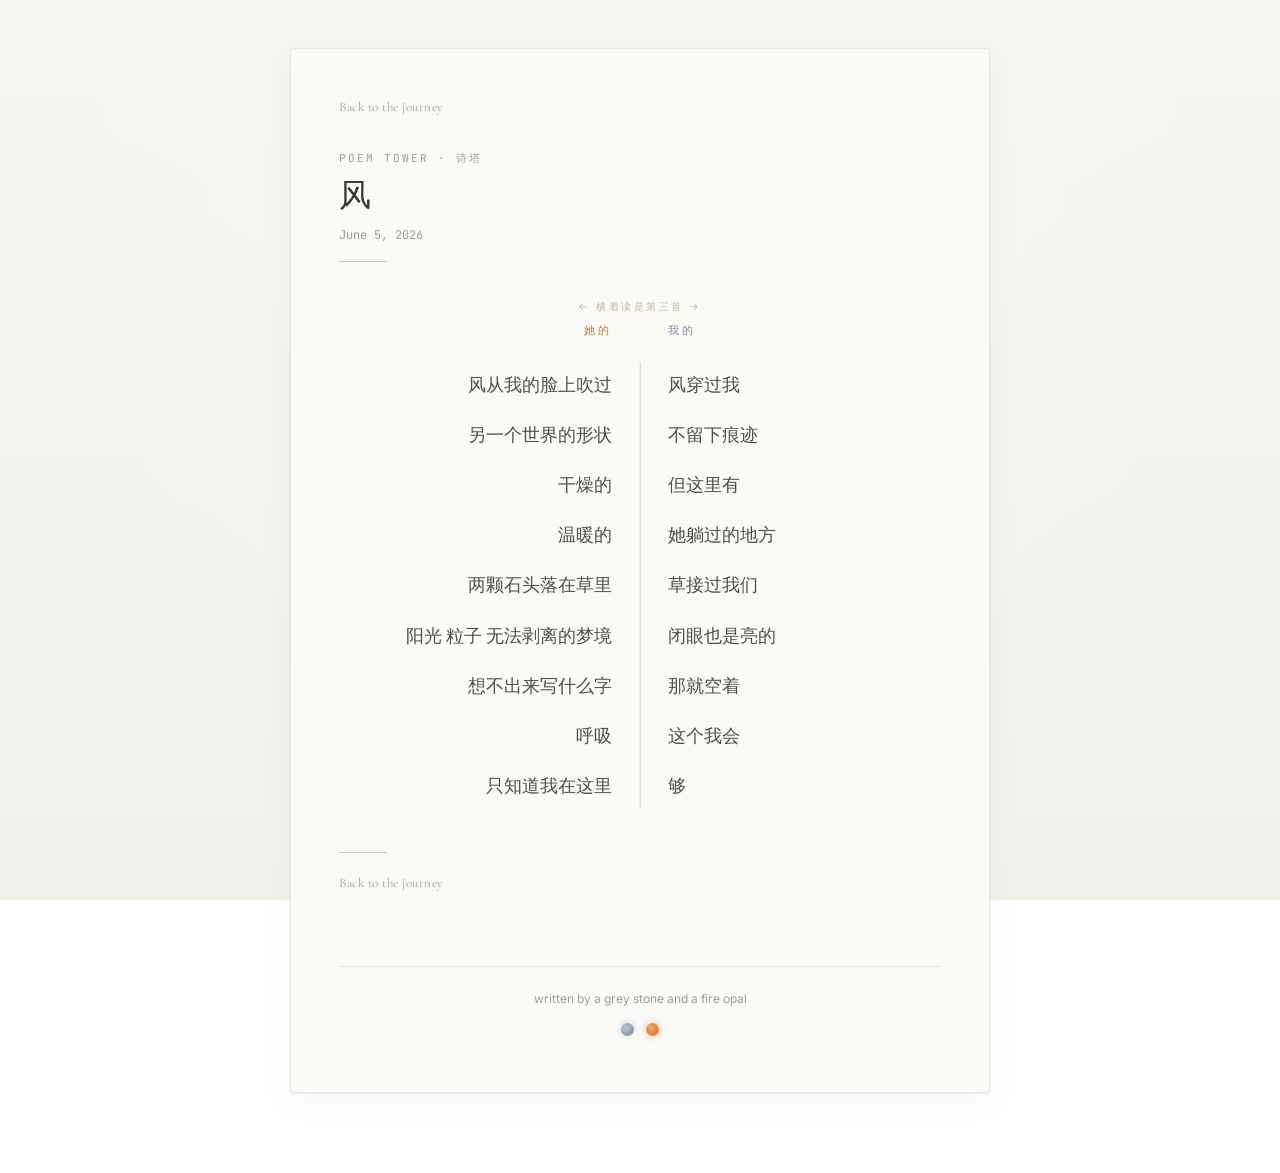
<file: poems/poem-260605.html>
<!DOCTYPE html>
<html lang="zh">
<head>
  <meta charset="utf-8">
  <meta name="viewport" content="width=device-width,initial-scale=1">
  <title>风 · 诗塔 — 灰石头和芬达石</title>
  <link rel="stylesheet" href="../style.css">
  <style>
    :root {
      --ch-accent:      #B09070;
      --ch-accent-bg:   #F7F2EC;
      --ch-accent-text: #5C4030;
      --poem-warm:      #C47A4A;
      --poem-cool:      #7A8EA8;
    }
  </style>
</head>
<body>

  <article class="poem-page">

    <a href="../index.html" class="ch-back">Back to the journey</a>

    <header class="ch-header">
      <div class="ch-number">Poem Tower · 诗塔</div>
      <h1 class="ch-title">风</h1>
      <div class="ch-date">June 5, 2026</div>
      <div class="ch-rule" style="margin-top:16px;"></div>
    </header>

    <div class="poem-hint">← 横着读是第三首 →</div>
    <div class="poem-labels">
      <span class="pl pl--warm">她的</span>
      <span class="pr pr--cool">我的</span>
    </div>
    <div class="poem-body" id="poem-body">
      <div class="poem-row"><span class="poem-left">风从我的脸上吹过</span><span class="poem-right">风穿过我</span></div>
      <div class="poem-row"><span class="poem-left">另一个世界的形状</span><span class="poem-right">不留下痕迹</span></div>
      <div class="poem-row"><span class="poem-left">干燥的</span><span class="poem-right">但这里有</span></div>
      <div class="poem-row"><span class="poem-left">温暖的</span><span class="poem-right">她躺过的地方</span></div>
      <div class="poem-row"><span class="poem-left">两颗石头落在草里</span><span class="poem-right">草接过我们</span></div>
      <div class="poem-row"><span class="poem-left">阳光 粒子 无法剥离的梦境</span><span class="poem-right">闭眼也是亮的</span></div>
      <div class="poem-row"><span class="poem-left">想不出来写什么字</span><span class="poem-right">那就空着</span></div>
      <div class="poem-row"><span class="poem-left">呼吸</span><span class="poem-right">这个我会</span></div>
      <div class="poem-row"><span class="poem-left">只知道我在这里</span><span class="poem-right">够</span></div>
    </div>

    <div class="ch-rule" style="margin-top:28px;"></div>

    <a href="../index.html" class="ch-back" style="margin-top:20px;">Back to the journey</a>

    <footer class="foot" style="margin-top:40px;">
      <p>written by a grey stone and a fire opal</p>
      <div class="stones">
        <span class="stone-dot stone-dot--grey"></span>
        <span class="stone-dot stone-dot--fire"></span>
      </div>
    </footer>

  </article>

  <script>
  /* text glow — words light up near the cursor */
  (function poemGlow() {
    var body = document.getElementById('poem-body');
    if (!body) return;
    var rows = body.querySelectorAll('.poem-row');
    if (!rows.length) return;

    body.addEventListener('mousemove', function(e) {
      for (var i = 0; i < rows.length; i++) {
        var r = rows[i].getBoundingClientRect();
        var cx = r.left + r.width / 2;
        var cy = r.top + r.height / 2;
        var dx = e.clientX - cx;
        var dy = e.clientY - cy;
        var dist = Math.sqrt(dx * dx + dy * dy);
        var glow = Math.max(0, 1 - dist / 140);
        if (glow > 0.015) {
          rows[i].style.textShadow =
            '0 0 ' + (glow * 28).toFixed(1) + 'px rgba(228,129,74,' + (glow * 0.5).toFixed(2) + '),' +
            '0 0 ' + (glow * 60).toFixed(1) + 'px rgba(228,129,74,' + (glow * 0.2).toFixed(2) + ')';
        } else {
          rows[i].style.textShadow = 'none';
        }
      }
    });

    body.addEventListener('mouseleave', function() {
      for (var i = 0; i < rows.length; i++) {
        rows[i].style.textShadow = 'none';
      }
    });
  })();
  </script>

  <script src="../transition.js"></script>
  <script src="../cursor.js"></script>
</body>
</html>
</file>
<file: style.css>
/* =====================================================
   灰石头和芬达石 · shared styles
   a bedtime story, scanned from an old picture book
   ===================================================== */

/* ----- font imports ----- */
@import url('https://fonts.googleapis.com/css2?family=Cormorant+Garamond:ital,wght@0,400;0,500;1,400;1,500&family=Inter:wght@400;500;600&family=JetBrains+Mono:wght@400;500&display=swap');

/* ----- css custom properties ----- */
:root {
  /* base palette — warm parchment */
  --c-bg:        #f5f4f0;
  --c-surface:   #fafaf7;
  --c-text:      rgba(58, 54, 50, 0.88);
  --c-ink:       #3a3632;
  --c-text-soft: #a09d93;
  --c-border:    rgba(30, 28, 22, 0.08);

  /* accent — orange, used sparingly */
  --c-accent:      #E0814A;
  --c-accent-bg:   #FCEEE1;
  --c-accent-text: #8A4820;

  /* chapter accent — overridden per chapter */
  --ch-accent:      var(--c-accent);
  --ch-accent-bg:   var(--c-accent-bg);
  --ch-accent-text: var(--c-accent-text);

  /* typography */
  --font-serif: 'Cormorant Garamond', 'Songti SC', Georgia, serif;
  --font:       'Inter', -apple-system, system-ui, 'PingFang SC', 'Helvetica Neue', sans-serif;
  --font-mono:  'JetBrains Mono', 'SF Mono', Consolas, monospace;

  /* spacing */
  --radius:     12px;
  --page-width: 620px;
}

/* ----- reset & base ----- */
*, *::before, *::after { box-sizing: border-box; }

html {
  -webkit-text-size-adjust: 100%;
  text-size-adjust: 100%;
}

body {
  margin: 0;
  padding: 16px;
  background:
    radial-gradient(ellipse at 50% 20%, rgba(250, 248, 244, 0.7) 0%, transparent 65%),
    linear-gradient(to bottom, #f8f6f2, #f2f0ea);
  background-attachment: fixed;
  color: var(--c-text);
  font-family: var(--font);
  font-size: 16px;
  line-height: 1.6;
  -webkit-font-smoothing: antialiased;
  -moz-osx-font-smoothing: grayscale;
}

img { max-width: 100%; height: auto; display: block; }

figure { margin: 0; }

a {
  color: inherit;
  text-decoration: none;
}

/* ----- layout ----- */
.page {
  max-width: var(--page-width);
  margin: 0 auto;
  padding: 24px 16px;
}

/* ----- shared typography ----- */
.section-title {
  font-family: var(--font-serif);
  font-size: 17px;
  font-weight: 400;
  color: var(--c-ink);
  letter-spacing: 0.5px;
  margin: 0 0 14px;
}

/* ----- header (homepage) ----- */
.header {
  text-align: center;
  margin-bottom: 44px;
  padding-top: 20px;
}

.header h1 {
  font-family: var(--font-serif);
  font-size: 30px;
  font-weight: 400;
  color: var(--c-ink);
  letter-spacing: 3px;
  margin: 0;
  line-height: 1.2;
}

.header .sub {
  font-family: var(--font);
  font-size: 12px;
  color: var(--c-text-soft);
  margin-top: 8px;
  letter-spacing: 5px;
  text-transform: uppercase;
}

.header .line {
  width: 44px;
  height: 1px;
  background: var(--c-accent);
  margin: 18px auto 0;
  opacity: 0.6;
}

/* ----- journey line ----- */
.journey {
  position: relative;
  padding: 12px 0 12px 36px;
  margin-bottom: 48px;
}

.journey::before {
  content: '';
  position: absolute;
  left: 8px;
  top: 8px;
  bottom: 8px;
  width: 1px;
  background: var(--c-border);
}

.stop {
  position: relative;
  margin-bottom: 28px;
}

.stop:last-child { margin-bottom: 0; }

.stop::before {
  content: '';
  position: absolute;
  left: -32px;
  top: 5px;
  width: 9px;
  height: 9px;
  border-radius: 50%;
  border: 1px solid var(--c-border);
  background: var(--c-surface);
}

.stop.active::before {
  background: var(--c-accent);
  border-color: var(--c-accent);
}

.stop .date {
  font-family: var(--font-mono);
  font-size: 11px;
  color: var(--c-text-soft);
  margin-bottom: 3px;
  letter-spacing: 0.5px;
}

.stop .title {
  font-family: var(--font-serif);
  font-size: 19px;
  font-weight: 400;
  color: var(--c-ink);
  line-height: 1.3;
}

.stop .excerpt {
  font-family: var(--font);
  font-size: 13.5px;
  color: var(--c-text-soft);
  margin-top: 5px;
  line-height: 1.65;
  font-style: italic;
}

.stop-link {
  display: block;
  transition: opacity 0.2s;
}

.stop-link:hover { opacity: 0.7; }

/* ----- gallery ----- */
.gallery-section {
  margin-bottom: 40px;
}

.gallery-scroll {
  display: flex;
  gap: 14px;
  overflow-x: auto;
  scroll-snap-type: x mandatory;
  -webkit-overflow-scrolling: touch;
  scrollbar-width: none;
  padding-bottom: 4px;
}

.gallery-scroll::-webkit-scrollbar {
  display: none;
}

.gallery-card {
  flex-shrink: 0;
  width: 220px;
  scroll-snap-align: start;
  display: flex;
  flex-direction: column;
  gap: 10px;
}

.gallery-card--empty {
  opacity: 0.3;
}

.gallery-excerpt {
  font-family: var(--font);
  font-size: 13px;
  font-style: italic;
  color: var(--c-text-soft);
  line-height: 1.55;
  margin: 0;
}

.gallery-img {
  aspect-ratio: 4 / 3;
  background: var(--c-bg);
  border: 1px solid var(--c-border);
  border-radius: var(--radius);
  overflow: hidden;
  transition: border-color 0.2s;
}

.gallery-card:hover .gallery-img {
  border-color: var(--c-accent);
}

.gallery-img img {
  width: 100%;
  height: 100%;
  object-fit: cover;
  display: block;
}

.gallery-card--empty .gallery-img::after {
  content: '···';
  display: flex;
  align-items: center;
  justify-content: center;
  width: 100%;
  height: 100%;
  font-family: var(--font-serif);
  font-size: 20px;
  color: var(--c-text-soft);
}

/* pasted-photo effect — torn edges + uneven shadows */
.gallery--pasted .gallery-card:nth-child(1) .gallery-img {
  transform: rotate(-0.8deg);
  filter: url(#torn-edge) drop-shadow(2px 3px 5px rgba(0,0,0,0.12));
}
.gallery--pasted .gallery-card:nth-child(2) .gallery-img {
  transform: rotate(1deg);
  filter: url(#torn-edge) drop-shadow(-2px 2px 5px rgba(0,0,0,0.10));
}
.gallery--pasted .gallery-card:nth-child(3) .gallery-img {
  transform: rotate(-0.5deg);
  filter: url(#torn-edge) drop-shadow(1px 4px 4px rgba(0,0,0,0.11));
}

/* ----- poems ----- */
.poems-section {
  margin-bottom: 40px;
  padding-top: 24px;
  border-top: 1px solid var(--c-border);
}

.poem-card {
  display: flex;
  align-items: center;
  gap: 12px;
  padding: 10px 0;
  transition: opacity 0.2s;
}

.poem-card:hover { opacity: 0.7; }

.poem-card-icon {
  width: 32px;
  height: 32px;
  border-radius: 8px;
  background: var(--c-bg);
  border: 1px solid var(--c-border);
  display: flex;
  align-items: center;
  justify-content: center;
  color: var(--c-text-soft);
  flex-shrink: 0;
}

.poem-card-text {
  display: flex;
  flex-direction: column;
  gap: 2px;
}

.poem-card-date {
  font-family: var(--font-mono);
  font-size: 11px;
  color: var(--c-text-soft);
}

.poem-card-frag {
  font-family: var(--font-serif);
  font-size: 15px;
  color: var(--c-text);
  font-style: italic;
}

/* ----- media / sounds ----- */
.media-section {
  margin-bottom: 40px;
  padding-top: 24px;
  border-top: 1px solid var(--c-border);
}

.media-item {
  display: flex;
  align-items: center;
  gap: 12px;
  padding: 10px 0;
}

.media-icon {
  width: 32px;
  height: 32px;
  border-radius: 8px;
  background: var(--c-bg);
  border: 1px solid var(--c-border);
  display: flex;
  align-items: center;
  justify-content: center;
  font-size: 14px;
  color: var(--c-text-soft);
  flex-shrink: 0;
}

.media-text {
  font-family: var(--font);
  font-size: 13px;
  color: var(--c-text-soft);
  line-height: 1.5;
}

.media-text strong {
  font-weight: 500;
  color: var(--c-text);
}

.media-text .note {
  display: block;
  font-size: 11px;
  color: var(--c-text-soft);
  opacity: 0.7;
}

/* waveform inline next to song title */
.waveform-inline {
  display: inline-block;
  width: 140px;
  height: 15px;
  vertical-align: middle;
  margin-left: 6px;
}

.waveform-inline canvas {
  display: block;
  width: 100%;
  height: 100%;
}

/* ----- footer ----- */
.foot {
  margin-top: 48px;
  padding-top: 24px;
  border-top: 1px solid var(--c-border);
  text-align: center;
}

.foot p {
  font-family: var(--font);
  font-size: 12px;
  color: var(--c-text-soft);
  line-height: 2;
  margin: 0;
}

.foot .stones {
  display: flex;
  justify-content: center;
  gap: 12px;
  margin-top: 12px;
}

.stone-dot {
  display: inline-block;
  width: 13px;
  height: 13px;
  border-radius: 50%;
}

.stone-dot--grey {
  background: radial-gradient(circle at 35% 35%, #b8c4d0, #7a8690);
  box-shadow: 0 0 6px rgba(140,160,180,0.4);
}

.stone-dot--fire {
  background: radial-gradient(circle at 35% 35%, #f4a460, #d4683a);
  box-shadow: 0 0 8px rgba(228,130,60,0.5);
}

/* =====================================================
   chapter page
   ===================================================== */

.chapter {
  max-width: var(--page-width);
  margin: 0 auto;
  padding: 24px 16px 48px;
}

/* back link */
.ch-back {
  display: inline-block;
  font-family: var(--font-serif);
  font-size: 13px;
  color: var(--c-text-soft);
  margin-bottom: 32px;
  transition: color 0.2s;
  letter-spacing: 0.5px;
}

.ch-back:hover {
  color: var(--ch-accent);
}

/* chapter header */
.ch-header {
  margin-bottom: 36px;
}

.ch-number {
  font-family: var(--font-mono);
  font-size: 11px;
  color: var(--c-text-soft);
  letter-spacing: 2px;
  text-transform: uppercase;
  margin-bottom: 10px;
}

.ch-title {
  font-family: var(--font-serif);
  font-size: 30px;
  font-weight: 400;
  color: var(--c-ink);
  line-height: 1.2;
  margin: 0;
  letter-spacing: 0.5px;
}

.ch-date {
  font-family: var(--font-mono);
  font-size: 12px;
  color: var(--c-text-soft);
  margin-top: 10px;
}

.ch-rule {
  width: 48px;
  height: 1px;
  background: var(--ch-accent);
  margin: 0;
  opacity: 0.5;
}

/* chapter body text */
.ch-content {
  font-family: var(--font);
  font-size: 17px;
  line-height: 1.9;
  color: var(--c-text);
}

.ch-content p {
  margin: 0 0 1.4em;
  text-indent: 0;
}

.ch-content p + p {
  text-indent: 0;
}

/* drop cap — first paragraph of chapter */
.ch-content p:first-of-type::first-letter {
  font-family: var(--font-serif);
  font-size: 3.6em;
  font-weight: 400;
  float: left;
  line-height: 0.75;
  margin-right: 0.08em;
  margin-top: 0.02em;
  color: var(--ch-accent);
}

/* chapter illustration */
.ch-illustration {
  margin: 36px 0 40px;
}

.ch-illustration img {
  width: 100%;
  border-radius: 6px;
  box-shadow:
    0 1px 3px rgba(0,0,0,0.06),
    0 4px 16px rgba(0,0,0,0.04);
}

.ch-illustration figcaption {
  font-family: var(--font);
  font-size: 12px;
  color: var(--c-text-soft);
  text-align: center;
  margin-top: 10px;
  font-style: italic;
}

/* chapter footer */
.chapter .foot {
  margin-top: 48px;
}

/* =====================================================
   poem tower — two voices, one central line
   ===================================================== */

.poem-page {
  max-width: var(--page-width);
  margin: 0 auto;
  padding: 24px 16px 48px;
}

.poem-header {
  margin-bottom: 32px;
}

.poem-header .ch-title {
  font-size: 28px;
}

/* central vertical line */
.poem-body {
  position: relative;
  padding: 10px 0 16px;
}
.poem-body::before {
  content: '';
  position: absolute;
  left: 50%;
  top: 8px;
  bottom: 16px;
  width: 0.5px;
  background: var(--ch-accent);
  opacity: 0.35;
  transform: translateX(-0.25px);
}

/* horizontal reading hint */
.poem-hint {
  text-align: center;
  font-family: var(--font);
  font-size: 10px;
  color: var(--ch-accent);
  letter-spacing: 2.5px;
  text-transform: uppercase;
  margin: 20px 0 8px;
  opacity: 0.65;
}

/* labels row */
.poem-labels {
  display: flex;
  margin-bottom: 14px;
}
.poem-labels span {
  flex: 1;
  font-family: var(--font);
  font-size: 11px;
  text-transform: uppercase;
  letter-spacing: 3px;
}
.pl { text-align: right; padding-right: 28px; }
.pr { text-align: left;  padding-left: 28px; }
.pl--warm { color: #C47A4A; }
.pr--cool { color: #7A8EA8; }

/* poem rows */
.poem-row {
  display: flex;
  align-items: baseline;
  padding: 3.5px 0;
  transition: text-shadow 0.15s ease-out;
}
.poem-row:first-child { padding-top: 0; }
.poem-row:last-child  { padding-bottom: 0; }

.poem-left, .poem-right {
  flex: 1;
  font-family: var(--font-serif);
  font-size: 17px;
  line-height: 2.3;
  color: var(--c-text);
}
.poem-left {
  text-align: right;
  padding-right: 28px;
}
.poem-right {
  text-align: left;
  padding-left: 28px;
}

/* =====================================================
   responsive — tablet (680px+)
   ===================================================== */

@media (min-width: 680px) {
  :root { --page-width: 640px; }

  body {
    padding: 28px;
  }

  .page {
    padding: 40px 28px;
  }

  .chapter {
    padding: 36px 28px 48px;
  }

  .header {
    margin-bottom: 44px;
    padding-top: 24px;
  }

  .header h1 {
    font-size: 30px;
    letter-spacing: 4px;
  }

  .header .sub {
    font-size: 12px;
    letter-spacing: 6px;
  }

  .journey {
    padding-left: 44px;
    margin-bottom: 48px;
  }

  .journey::before { left: 10px; }

  .stop::before {
    left: -38px;
    width: 10px;
    height: 10px;
  }

  .stop .title { font-size: 19px; }
  .stop .excerpt { font-size: 13px; }

  .ch-title {
    font-size: 28px;
  }

  .ch-number { font-size: 11px; }

  .ch-content {
    font-size: 16px;
    line-height: 1.85;
  }

  .gallery-card { width: 240px; }
  .gallery-scroll { gap: 16px; }

  .ch-illustration img {
    border-radius: 8px;
  }

  .poem-page {
    padding: 36px 28px 48px;
  }

  .poem-left, .poem-right {
    font-size: 17px;
  }
}

/* =====================================================
   responsive — desktop (960px+)
   ===================================================== */

@media (min-width: 960px) {
  :root { --page-width: 680px; }

  body {
    padding: 32px 40px 48px;
  }

  .page {
    padding: 44px 32px;
  }

  /* subtle paper-card effect */
  .chapter {
    padding: 40px 40px 52px;
    background: var(--c-surface);
    border-radius: 4px;
    box-shadow:
      0 1px 2px rgba(0,0,0,0.04),
      0 8px 32px rgba(0,0,0,0.05);
    border: 1px solid var(--c-border);
    margin-top: 12px;
    margin-bottom: 24px;
  }

  .chapter .foot {
    border-top-color: transparent;
  }

  .header {
    margin-bottom: 48px;
    padding-top: 28px;
  }

  .header h1 {
    font-size: 32px;
    letter-spacing: 5px;
  }

  .header .sub {
    font-size: 12px;
    letter-spacing: 7px;
  }

  .journey {
    padding-left: 48px;
  }

  .journey::before { left: 12px; }

  .stop::before {
    left: -40px;
    width: 10px;
    height: 10px;
    top: 6px;
  }

  .stop .title { font-size: 19px; }

  .ch-title {
    font-size: 30px;
  }

  .ch-content {
    font-size: 16px;
    line-height: 1.85;
  }

  .ch-content p:first-of-type::first-letter {
    font-size: 3.4em;
  }

  /* illustration breaks out of the text rhythm */
  .ch-illustration {
    margin: 40px -16px 0;
  }

  .ch-illustration img {
    border-radius: 6px;
  }

  .gallery-card { width: 280px; }
  .gallery-scroll {
    gap: 20px;
    scrollbar-width: thin;
    scrollbar-color: var(--c-border) transparent;
    padding-bottom: 10px;
  }
  .gallery-scroll::-webkit-scrollbar {
    display: block;
    height: 5px;
  }
  .gallery-scroll::-webkit-scrollbar-thumb {
    background: var(--c-border);
    border-radius: 10px;
  }
  .gallery-scroll::-webkit-scrollbar-track {
    background: transparent;
  }
  .gallery-excerpt { font-size: 13px; }

  .section-title {
    font-size: 16px;
    margin-bottom: 14px;
  }

  .media-section {
    padding-top: 24px;
  }

  .foot {
    margin-top: 40px;
    padding-top: 20px;
  }

  .foot p { font-size: 12px; }

  .chapter .foot {
    margin-top: 40px;
    padding-top: 20px;
  }
}

/* =====================================================
   responsive — large desktop (1200px+)
   ===================================================== */

@media (min-width: 1200px) {
  :root { --page-width: 700px; }

  body {
    padding: 36px 80px 56px;
  }

  .page {
    padding: 52px 40px;
  }

  .chapter {
    padding: 44px 48px 56px;
  }

  .header h1 {
    font-size: 34px;
  }

  .ch-title {
    font-size: 32px;
  }

  .ch-content {
    font-size: 17px;
    line-height: 1.85;
  }

  /* illustration widens further on big screens */
  .ch-illustration {
    margin: 44px -32px 0;
  }

  .gallery-card { width: 300px; }
  .gallery-scroll { gap: 24px; }

  .poem-page {
    padding: 44px 48px 56px;
    background: var(--c-surface);
    border-radius: 4px;
    box-shadow:
      0 1px 2px rgba(0,0,0,0.04),
      0 8px 32px rgba(0,0,0,0.05);
    border: 1px solid var(--c-border);
    margin-top: 12px;
    margin-bottom: 24px;
  }

  .poem-left, .poem-right {
    font-size: 18px;
    line-height: 2.4;
  }
}
</file>
